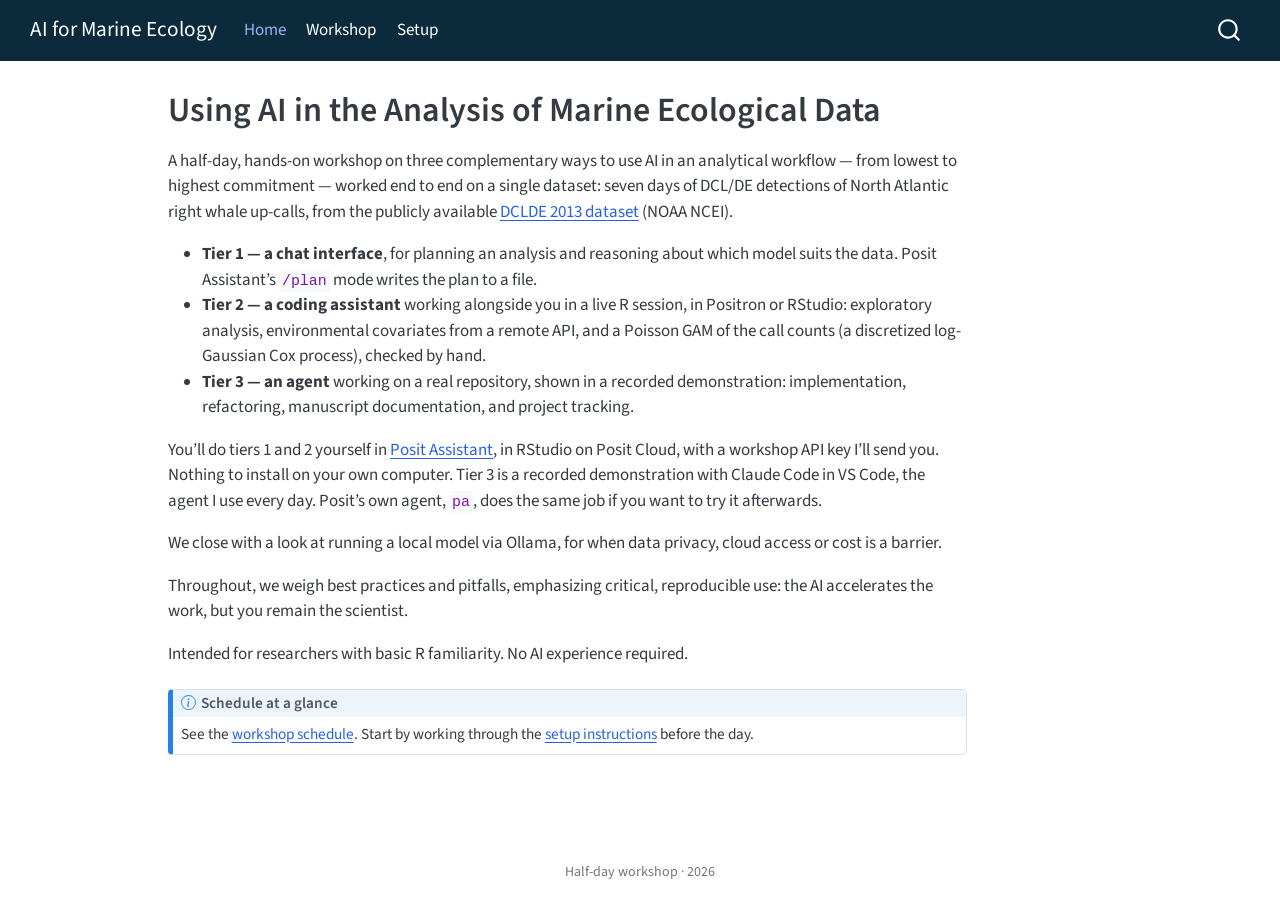
<file: index.html>
<!DOCTYPE html>
<html xmlns="http://www.w3.org/1999/xhtml" lang="en" xml:lang="en"><head>

<meta charset="utf-8">
<meta name="generator" content="quarto-1.7.31">

<meta name="viewport" content="width=device-width, initial-scale=1.0, user-scalable=yes">


<title>Using AI in the Analysis of Marine Ecological Data – AI in Marine Ecological Data Analysis</title>
<style>
code{white-space: pre-wrap;}
span.smallcaps{font-variant: small-caps;}
div.columns{display: flex; gap: min(4vw, 1.5em);}
div.column{flex: auto; overflow-x: auto;}
div.hanging-indent{margin-left: 1.5em; text-indent: -1.5em;}
ul.task-list{list-style: none;}
ul.task-list li input[type="checkbox"] {
  width: 0.8em;
  margin: 0 0.8em 0.2em -1em; /* quarto-specific, see https://github.com/quarto-dev/quarto-cli/issues/4556 */ 
  vertical-align: middle;
}
</style>


<script src="site_libs/quarto-nav/quarto-nav.js"></script>
<script src="site_libs/quarto-nav/headroom.min.js"></script>
<script src="site_libs/clipboard/clipboard.min.js"></script>
<script src="site_libs/quarto-search/autocomplete.umd.js"></script>
<script src="site_libs/quarto-search/fuse.min.js"></script>
<script src="site_libs/quarto-search/quarto-search.js"></script>
<meta name="quarto:offset" content="./">
<script src="site_libs/quarto-html/quarto.js" type="module"></script>
<script src="site_libs/quarto-html/tabsets/tabsets.js" type="module"></script>
<script src="site_libs/quarto-html/popper.min.js"></script>
<script src="site_libs/quarto-html/tippy.umd.min.js"></script>
<script src="site_libs/quarto-html/anchor.min.js"></script>
<link href="site_libs/quarto-html/tippy.css" rel="stylesheet">
<link href="site_libs/quarto-html/quarto-syntax-highlighting-e1a5c8363afafaef2c763b6775fbf3ca.css" rel="stylesheet" id="quarto-text-highlighting-styles">
<script src="site_libs/bootstrap/bootstrap.min.js"></script>
<link href="site_libs/bootstrap/bootstrap-icons.css" rel="stylesheet">
<link href="site_libs/bootstrap/bootstrap-69cc4cb84652681d4179ea001707d8a6.min.css" rel="stylesheet" append-hash="true" id="quarto-bootstrap" data-mode="light">
<script id="quarto-search-options" type="application/json">{
  "location": "navbar",
  "copy-button": false,
  "collapse-after": 3,
  "panel-placement": "end",
  "type": "overlay",
  "limit": 50,
  "keyboard-shortcut": [
    "f",
    "/",
    "s"
  ],
  "show-item-context": false,
  "language": {
    "search-no-results-text": "No results",
    "search-matching-documents-text": "matching documents",
    "search-copy-link-title": "Copy link to search",
    "search-hide-matches-text": "Hide additional matches",
    "search-more-match-text": "more match in this document",
    "search-more-matches-text": "more matches in this document",
    "search-clear-button-title": "Clear",
    "search-text-placeholder": "",
    "search-detached-cancel-button-title": "Cancel",
    "search-submit-button-title": "Submit",
    "search-label": "Search"
  }
}</script>


</head>

<body class="nav-fixed quarto-light">

<div id="quarto-search-results"></div>
  <header id="quarto-header" class="headroom fixed-top">
    <nav class="navbar navbar-expand-lg " data-bs-theme="dark">
      <div class="navbar-container container-fluid">
      <div class="navbar-brand-container mx-auto">
    <a class="navbar-brand" href="./index.html">
    <span class="navbar-title">AI for Marine Ecology</span>
    </a>
  </div>
            <div id="quarto-search" class="" title="Search"></div>
          <button class="navbar-toggler" type="button" data-bs-toggle="collapse" data-bs-target="#navbarCollapse" aria-controls="navbarCollapse" role="menu" aria-expanded="false" aria-label="Toggle navigation" onclick="if (window.quartoToggleHeadroom) { window.quartoToggleHeadroom(); }">
  <span class="navbar-toggler-icon"></span>
</button>
          <div class="collapse navbar-collapse" id="navbarCollapse">
            <ul class="navbar-nav navbar-nav-scroll me-auto">
  <li class="nav-item">
    <a class="nav-link active" href="./index.html" aria-current="page"> 
<span class="menu-text">Home</span></a>
  </li>  
  <li class="nav-item">
    <a class="nav-link" href="./workshop.html"> 
<span class="menu-text">Workshop</span></a>
  </li>  
  <li class="nav-item">
    <a class="nav-link" href="./setup.html"> 
<span class="menu-text">Setup</span></a>
  </li>  
</ul>
          </div> <!-- /navcollapse -->
            <div class="quarto-navbar-tools">
</div>
      </div> <!-- /container-fluid -->
    </nav>
</header>
<!-- content -->
<div id="quarto-content" class="quarto-container page-columns page-rows-contents page-layout-article page-navbar">
<!-- sidebar -->
<!-- margin-sidebar -->
    <div id="quarto-margin-sidebar" class="sidebar margin-sidebar zindex-bottom">
        
    </div>
<!-- main -->
<main class="content" id="quarto-document-content">

<header id="title-block-header" class="quarto-title-block default">
<div class="quarto-title">
<h1 class="title">Using AI in the Analysis of Marine Ecological Data</h1>
</div>



<div class="quarto-title-meta">

    
  
    
  </div>
  


</header>


<p>A half-day, hands-on workshop on three complementary ways to use AI in an analytical workflow — from lowest to highest commitment — worked end to end on a single dataset: seven days of DCL/DE detections of North Atlantic right whale up-calls, from the publicly available <a href="https://www.ncei.noaa.gov/access/metadata/landing-page/bin/iso?id=gov.noaa.ncei.pad%3ADCLDE_2013">DCLDE 2013 dataset</a> (NOAA NCEI).</p>
<ul>
<li><strong>Tier 1 — a chat interface</strong>, for planning an analysis and reasoning about which model suits the data. Posit Assistant’s <code>/plan</code> mode writes the plan to a file.</li>
<li><strong>Tier 2 — a coding assistant</strong> working alongside you in a live R session, in Positron or RStudio: exploratory analysis, environmental covariates from a remote API, and a Poisson GAM of the call counts (a discretized log-Gaussian Cox process), checked by hand.</li>
<li><strong>Tier 3 — an agent</strong> working on a real repository, shown in a recorded demonstration: implementation, refactoring, manuscript documentation, and project tracking.</li>
</ul>
<p>You’ll do tiers 1 and 2 yourself in <a href="https://assistant.posit.co">Posit Assistant</a>, in RStudio on Posit Cloud, with a workshop API key I’ll send you. Nothing to install on your own computer. Tier 3 is a recorded demonstration with Claude Code in VS Code, the agent I use every day. Posit’s own agent, <code>pa</code>, does the same job if you want to try it afterwards.</p>
<p>We close with a look at running a local model via Ollama, for when data privacy, cloud access or cost is a barrier.</p>
<p>Throughout, we weigh best practices and pitfalls, emphasizing critical, reproducible use: the AI accelerates the work, but you remain the scientist.</p>
<p>Intended for researchers with basic R familiarity. No AI experience required.</p>
<div class="callout callout-style-default callout-note callout-titled">
<div class="callout-header d-flex align-content-center">
<div class="callout-icon-container">
<i class="callout-icon"></i>
</div>
<div class="callout-title-container flex-fill">
Schedule at a glance
</div>
</div>
<div class="callout-body-container callout-body">
<p>See the <a href="./workshop.html">workshop schedule</a>. Start by working through the <a href="./setup.html">setup instructions</a> before the day.</p>
</div>
</div>



</main> <!-- /main -->
<script id="quarto-html-after-body" type="application/javascript">
  window.document.addEventListener("DOMContentLoaded", function (event) {
    const icon = "";
    const anchorJS = new window.AnchorJS();
    anchorJS.options = {
      placement: 'right',
      icon: icon
    };
    anchorJS.add('.anchored');
    const isCodeAnnotation = (el) => {
      for (const clz of el.classList) {
        if (clz.startsWith('code-annotation-')) {                     
          return true;
        }
      }
      return false;
    }
    const onCopySuccess = function(e) {
      // button target
      const button = e.trigger;
      // don't keep focus
      button.blur();
      // flash "checked"
      button.classList.add('code-copy-button-checked');
      var currentTitle = button.getAttribute("title");
      button.setAttribute("title", "Copied!");
      let tooltip;
      if (window.bootstrap) {
        button.setAttribute("data-bs-toggle", "tooltip");
        button.setAttribute("data-bs-placement", "left");
        button.setAttribute("data-bs-title", "Copied!");
        tooltip = new bootstrap.Tooltip(button, 
          { trigger: "manual", 
            customClass: "code-copy-button-tooltip",
            offset: [0, -8]});
        tooltip.show();    
      }
      setTimeout(function() {
        if (tooltip) {
          tooltip.hide();
          button.removeAttribute("data-bs-title");
          button.removeAttribute("data-bs-toggle");
          button.removeAttribute("data-bs-placement");
        }
        button.setAttribute("title", currentTitle);
        button.classList.remove('code-copy-button-checked');
      }, 1000);
      // clear code selection
      e.clearSelection();
    }
    const getTextToCopy = function(trigger) {
        const codeEl = trigger.previousElementSibling.cloneNode(true);
        for (const childEl of codeEl.children) {
          if (isCodeAnnotation(childEl)) {
            childEl.remove();
          }
        }
        return codeEl.innerText;
    }
    const clipboard = new window.ClipboardJS('.code-copy-button:not([data-in-quarto-modal])', {
      text: getTextToCopy
    });
    clipboard.on('success', onCopySuccess);
    if (window.document.getElementById('quarto-embedded-source-code-modal')) {
      const clipboardModal = new window.ClipboardJS('.code-copy-button[data-in-quarto-modal]', {
        text: getTextToCopy,
        container: window.document.getElementById('quarto-embedded-source-code-modal')
      });
      clipboardModal.on('success', onCopySuccess);
    }
      var localhostRegex = new RegExp(/^(?:http|https):\/\/localhost\:?[0-9]*\//);
      var mailtoRegex = new RegExp(/^mailto:/);
        var filterRegex = new RegExp('/' + window.location.host + '/');
      var isInternal = (href) => {
          return filterRegex.test(href) || localhostRegex.test(href) || mailtoRegex.test(href);
      }
      // Inspect non-navigation links and adorn them if external
     var links = window.document.querySelectorAll('a[href]:not(.nav-link):not(.navbar-brand):not(.toc-action):not(.sidebar-link):not(.sidebar-item-toggle):not(.pagination-link):not(.no-external):not([aria-hidden]):not(.dropdown-item):not(.quarto-navigation-tool):not(.about-link)');
      for (var i=0; i<links.length; i++) {
        const link = links[i];
        if (!isInternal(link.href)) {
          // undo the damage that might have been done by quarto-nav.js in the case of
          // links that we want to consider external
          if (link.dataset.originalHref !== undefined) {
            link.href = link.dataset.originalHref;
          }
        }
      }
    function tippyHover(el, contentFn, onTriggerFn, onUntriggerFn) {
      const config = {
        allowHTML: true,
        maxWidth: 500,
        delay: 100,
        arrow: false,
        appendTo: function(el) {
            return el.parentElement;
        },
        interactive: true,
        interactiveBorder: 10,
        theme: 'quarto',
        placement: 'bottom-start',
      };
      if (contentFn) {
        config.content = contentFn;
      }
      if (onTriggerFn) {
        config.onTrigger = onTriggerFn;
      }
      if (onUntriggerFn) {
        config.onUntrigger = onUntriggerFn;
      }
      window.tippy(el, config); 
    }
    const noterefs = window.document.querySelectorAll('a[role="doc-noteref"]');
    for (var i=0; i<noterefs.length; i++) {
      const ref = noterefs[i];
      tippyHover(ref, function() {
        // use id or data attribute instead here
        let href = ref.getAttribute('data-footnote-href') || ref.getAttribute('href');
        try { href = new URL(href).hash; } catch {}
        const id = href.replace(/^#\/?/, "");
        const note = window.document.getElementById(id);
        if (note) {
          return note.innerHTML;
        } else {
          return "";
        }
      });
    }
    const xrefs = window.document.querySelectorAll('a.quarto-xref');
    const processXRef = (id, note) => {
      // Strip column container classes
      const stripColumnClz = (el) => {
        el.classList.remove("page-full", "page-columns");
        if (el.children) {
          for (const child of el.children) {
            stripColumnClz(child);
          }
        }
      }
      stripColumnClz(note)
      if (id === null || id.startsWith('sec-')) {
        // Special case sections, only their first couple elements
        const container = document.createElement("div");
        if (note.children && note.children.length > 2) {
          container.appendChild(note.children[0].cloneNode(true));
          for (let i = 1; i < note.children.length; i++) {
            const child = note.children[i];
            if (child.tagName === "P" && child.innerText === "") {
              continue;
            } else {
              container.appendChild(child.cloneNode(true));
              break;
            }
          }
          if (window.Quarto?.typesetMath) {
            window.Quarto.typesetMath(container);
          }
          return container.innerHTML
        } else {
          if (window.Quarto?.typesetMath) {
            window.Quarto.typesetMath(note);
          }
          return note.innerHTML;
        }
      } else {
        // Remove any anchor links if they are present
        const anchorLink = note.querySelector('a.anchorjs-link');
        if (anchorLink) {
          anchorLink.remove();
        }
        if (window.Quarto?.typesetMath) {
          window.Quarto.typesetMath(note);
        }
        if (note.classList.contains("callout")) {
          return note.outerHTML;
        } else {
          return note.innerHTML;
        }
      }
    }
    for (var i=0; i<xrefs.length; i++) {
      const xref = xrefs[i];
      tippyHover(xref, undefined, function(instance) {
        instance.disable();
        let url = xref.getAttribute('href');
        let hash = undefined; 
        if (url.startsWith('#')) {
          hash = url;
        } else {
          try { hash = new URL(url).hash; } catch {}
        }
        if (hash) {
          const id = hash.replace(/^#\/?/, "");
          const note = window.document.getElementById(id);
          if (note !== null) {
            try {
              const html = processXRef(id, note.cloneNode(true));
              instance.setContent(html);
            } finally {
              instance.enable();
              instance.show();
            }
          } else {
            // See if we can fetch this
            fetch(url.split('#')[0])
            .then(res => res.text())
            .then(html => {
              const parser = new DOMParser();
              const htmlDoc = parser.parseFromString(html, "text/html");
              const note = htmlDoc.getElementById(id);
              if (note !== null) {
                const html = processXRef(id, note);
                instance.setContent(html);
              } 
            }).finally(() => {
              instance.enable();
              instance.show();
            });
          }
        } else {
          // See if we can fetch a full url (with no hash to target)
          // This is a special case and we should probably do some content thinning / targeting
          fetch(url)
          .then(res => res.text())
          .then(html => {
            const parser = new DOMParser();
            const htmlDoc = parser.parseFromString(html, "text/html");
            const note = htmlDoc.querySelector('main.content');
            if (note !== null) {
              // This should only happen for chapter cross references
              // (since there is no id in the URL)
              // remove the first header
              if (note.children.length > 0 && note.children[0].tagName === "HEADER") {
                note.children[0].remove();
              }
              const html = processXRef(null, note);
              instance.setContent(html);
            } 
          }).finally(() => {
            instance.enable();
            instance.show();
          });
        }
      }, function(instance) {
      });
    }
        let selectedAnnoteEl;
        const selectorForAnnotation = ( cell, annotation) => {
          let cellAttr = 'data-code-cell="' + cell + '"';
          let lineAttr = 'data-code-annotation="' +  annotation + '"';
          const selector = 'span[' + cellAttr + '][' + lineAttr + ']';
          return selector;
        }
        const selectCodeLines = (annoteEl) => {
          const doc = window.document;
          const targetCell = annoteEl.getAttribute("data-target-cell");
          const targetAnnotation = annoteEl.getAttribute("data-target-annotation");
          const annoteSpan = window.document.querySelector(selectorForAnnotation(targetCell, targetAnnotation));
          const lines = annoteSpan.getAttribute("data-code-lines").split(",");
          const lineIds = lines.map((line) => {
            return targetCell + "-" + line;
          })
          let top = null;
          let height = null;
          let parent = null;
          if (lineIds.length > 0) {
              //compute the position of the single el (top and bottom and make a div)
              const el = window.document.getElementById(lineIds[0]);
              top = el.offsetTop;
              height = el.offsetHeight;
              parent = el.parentElement.parentElement;
            if (lineIds.length > 1) {
              const lastEl = window.document.getElementById(lineIds[lineIds.length - 1]);
              const bottom = lastEl.offsetTop + lastEl.offsetHeight;
              height = bottom - top;
            }
            if (top !== null && height !== null && parent !== null) {
              // cook up a div (if necessary) and position it 
              let div = window.document.getElementById("code-annotation-line-highlight");
              if (div === null) {
                div = window.document.createElement("div");
                div.setAttribute("id", "code-annotation-line-highlight");
                div.style.position = 'absolute';
                parent.appendChild(div);
              }
              div.style.top = top - 2 + "px";
              div.style.height = height + 4 + "px";
              div.style.left = 0;
              let gutterDiv = window.document.getElementById("code-annotation-line-highlight-gutter");
              if (gutterDiv === null) {
                gutterDiv = window.document.createElement("div");
                gutterDiv.setAttribute("id", "code-annotation-line-highlight-gutter");
                gutterDiv.style.position = 'absolute';
                const codeCell = window.document.getElementById(targetCell);
                const gutter = codeCell.querySelector('.code-annotation-gutter');
                gutter.appendChild(gutterDiv);
              }
              gutterDiv.style.top = top - 2 + "px";
              gutterDiv.style.height = height + 4 + "px";
            }
            selectedAnnoteEl = annoteEl;
          }
        };
        const unselectCodeLines = () => {
          const elementsIds = ["code-annotation-line-highlight", "code-annotation-line-highlight-gutter"];
          elementsIds.forEach((elId) => {
            const div = window.document.getElementById(elId);
            if (div) {
              div.remove();
            }
          });
          selectedAnnoteEl = undefined;
        };
          // Handle positioning of the toggle
      window.addEventListener(
        "resize",
        throttle(() => {
          elRect = undefined;
          if (selectedAnnoteEl) {
            selectCodeLines(selectedAnnoteEl);
          }
        }, 10)
      );
      function throttle(fn, ms) {
      let throttle = false;
      let timer;
        return (...args) => {
          if(!throttle) { // first call gets through
              fn.apply(this, args);
              throttle = true;
          } else { // all the others get throttled
              if(timer) clearTimeout(timer); // cancel #2
              timer = setTimeout(() => {
                fn.apply(this, args);
                timer = throttle = false;
              }, ms);
          }
        };
      }
        // Attach click handler to the DT
        const annoteDls = window.document.querySelectorAll('dt[data-target-cell]');
        for (const annoteDlNode of annoteDls) {
          annoteDlNode.addEventListener('click', (event) => {
            const clickedEl = event.target;
            if (clickedEl !== selectedAnnoteEl) {
              unselectCodeLines();
              const activeEl = window.document.querySelector('dt[data-target-cell].code-annotation-active');
              if (activeEl) {
                activeEl.classList.remove('code-annotation-active');
              }
              selectCodeLines(clickedEl);
              clickedEl.classList.add('code-annotation-active');
            } else {
              // Unselect the line
              unselectCodeLines();
              clickedEl.classList.remove('code-annotation-active');
            }
          });
        }
    const findCites = (el) => {
      const parentEl = el.parentElement;
      if (parentEl) {
        const cites = parentEl.dataset.cites;
        if (cites) {
          return {
            el,
            cites: cites.split(' ')
          };
        } else {
          return findCites(el.parentElement)
        }
      } else {
        return undefined;
      }
    };
    var bibliorefs = window.document.querySelectorAll('a[role="doc-biblioref"]');
    for (var i=0; i<bibliorefs.length; i++) {
      const ref = bibliorefs[i];
      const citeInfo = findCites(ref);
      if (citeInfo) {
        tippyHover(citeInfo.el, function() {
          var popup = window.document.createElement('div');
          citeInfo.cites.forEach(function(cite) {
            var citeDiv = window.document.createElement('div');
            citeDiv.classList.add('hanging-indent');
            citeDiv.classList.add('csl-entry');
            var biblioDiv = window.document.getElementById('ref-' + cite);
            if (biblioDiv) {
              citeDiv.innerHTML = biblioDiv.innerHTML;
            }
            popup.appendChild(citeDiv);
          });
          return popup.innerHTML;
        });
      }
    }
  });
  </script>
</div> <!-- /content -->
<footer class="footer">
  <div class="nav-footer">
    <div class="nav-footer-left">
      &nbsp;
    </div>   
    <div class="nav-footer-center">
<p>Half-day workshop · 2026</p>
</div>
    <div class="nav-footer-right">
      &nbsp;
    </div>
  </div>
</footer>




</body></html>
</file>
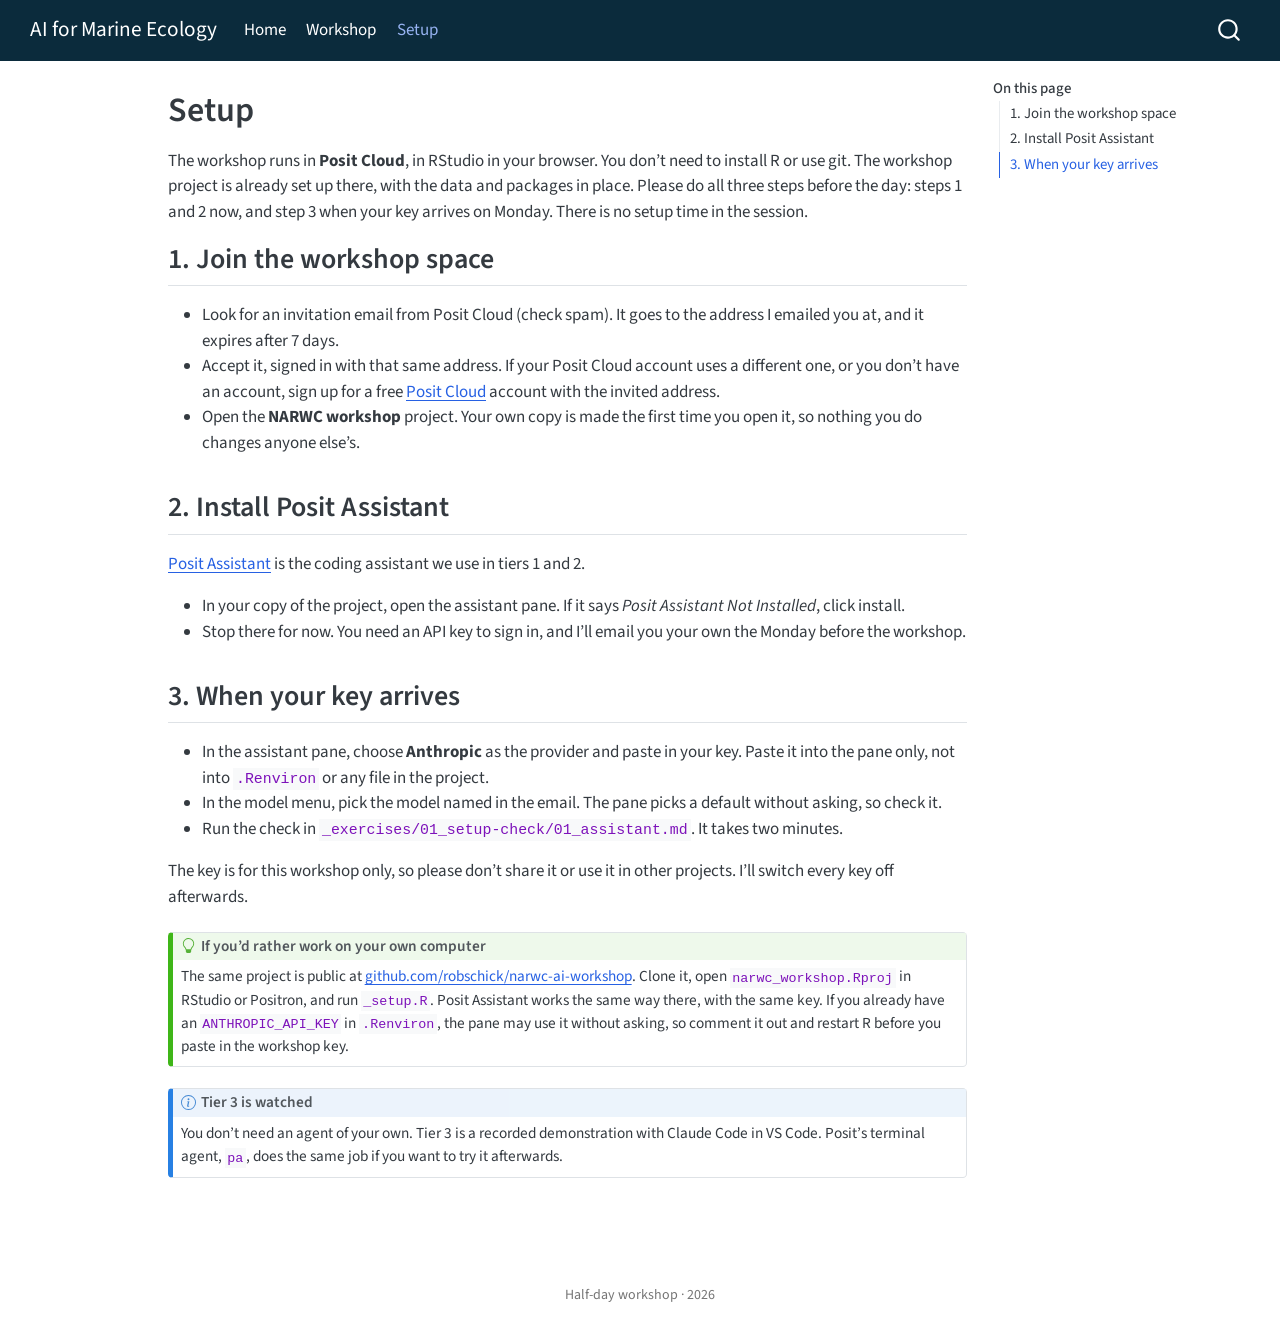
<file: setup.html>
<!DOCTYPE html>
<html xmlns="http://www.w3.org/1999/xhtml" lang="en" xml:lang="en"><head>

<meta charset="utf-8">
<meta name="generator" content="quarto-1.7.31">

<meta name="viewport" content="width=device-width, initial-scale=1.0, user-scalable=yes">


<title>Setup – AI in Marine Ecological Data Analysis</title>
<style>
code{white-space: pre-wrap;}
span.smallcaps{font-variant: small-caps;}
div.columns{display: flex; gap: min(4vw, 1.5em);}
div.column{flex: auto; overflow-x: auto;}
div.hanging-indent{margin-left: 1.5em; text-indent: -1.5em;}
ul.task-list{list-style: none;}
ul.task-list li input[type="checkbox"] {
  width: 0.8em;
  margin: 0 0.8em 0.2em -1em; /* quarto-specific, see https://github.com/quarto-dev/quarto-cli/issues/4556 */ 
  vertical-align: middle;
}
</style>


<script src="site_libs/quarto-nav/quarto-nav.js"></script>
<script src="site_libs/quarto-nav/headroom.min.js"></script>
<script src="site_libs/clipboard/clipboard.min.js"></script>
<script src="site_libs/quarto-search/autocomplete.umd.js"></script>
<script src="site_libs/quarto-search/fuse.min.js"></script>
<script src="site_libs/quarto-search/quarto-search.js"></script>
<meta name="quarto:offset" content="./">
<script src="site_libs/quarto-html/quarto.js" type="module"></script>
<script src="site_libs/quarto-html/tabsets/tabsets.js" type="module"></script>
<script src="site_libs/quarto-html/popper.min.js"></script>
<script src="site_libs/quarto-html/tippy.umd.min.js"></script>
<script src="site_libs/quarto-html/anchor.min.js"></script>
<link href="site_libs/quarto-html/tippy.css" rel="stylesheet">
<link href="site_libs/quarto-html/quarto-syntax-highlighting-e1a5c8363afafaef2c763b6775fbf3ca.css" rel="stylesheet" id="quarto-text-highlighting-styles">
<script src="site_libs/bootstrap/bootstrap.min.js"></script>
<link href="site_libs/bootstrap/bootstrap-icons.css" rel="stylesheet">
<link href="site_libs/bootstrap/bootstrap-69cc4cb84652681d4179ea001707d8a6.min.css" rel="stylesheet" append-hash="true" id="quarto-bootstrap" data-mode="light">
<script id="quarto-search-options" type="application/json">{
  "location": "navbar",
  "copy-button": false,
  "collapse-after": 3,
  "panel-placement": "end",
  "type": "overlay",
  "limit": 50,
  "keyboard-shortcut": [
    "f",
    "/",
    "s"
  ],
  "show-item-context": false,
  "language": {
    "search-no-results-text": "No results",
    "search-matching-documents-text": "matching documents",
    "search-copy-link-title": "Copy link to search",
    "search-hide-matches-text": "Hide additional matches",
    "search-more-match-text": "more match in this document",
    "search-more-matches-text": "more matches in this document",
    "search-clear-button-title": "Clear",
    "search-text-placeholder": "",
    "search-detached-cancel-button-title": "Cancel",
    "search-submit-button-title": "Submit",
    "search-label": "Search"
  }
}</script>


</head>

<body class="nav-fixed quarto-light">

<div id="quarto-search-results"></div>
  <header id="quarto-header" class="headroom fixed-top">
    <nav class="navbar navbar-expand-lg " data-bs-theme="dark">
      <div class="navbar-container container-fluid">
      <div class="navbar-brand-container mx-auto">
    <a class="navbar-brand" href="./index.html">
    <span class="navbar-title">AI for Marine Ecology</span>
    </a>
  </div>
            <div id="quarto-search" class="" title="Search"></div>
          <button class="navbar-toggler" type="button" data-bs-toggle="collapse" data-bs-target="#navbarCollapse" aria-controls="navbarCollapse" role="menu" aria-expanded="false" aria-label="Toggle navigation" onclick="if (window.quartoToggleHeadroom) { window.quartoToggleHeadroom(); }">
  <span class="navbar-toggler-icon"></span>
</button>
          <div class="collapse navbar-collapse" id="navbarCollapse">
            <ul class="navbar-nav navbar-nav-scroll me-auto">
  <li class="nav-item">
    <a class="nav-link" href="./index.html"> 
<span class="menu-text">Home</span></a>
  </li>  
  <li class="nav-item">
    <a class="nav-link" href="./workshop.html"> 
<span class="menu-text">Workshop</span></a>
  </li>  
  <li class="nav-item">
    <a class="nav-link active" href="./setup.html" aria-current="page"> 
<span class="menu-text">Setup</span></a>
  </li>  
</ul>
          </div> <!-- /navcollapse -->
            <div class="quarto-navbar-tools">
</div>
      </div> <!-- /container-fluid -->
    </nav>
</header>
<!-- content -->
<div id="quarto-content" class="quarto-container page-columns page-rows-contents page-layout-article page-navbar">
<!-- sidebar -->
<!-- margin-sidebar -->
    <div id="quarto-margin-sidebar" class="sidebar margin-sidebar">
        <nav id="TOC" role="doc-toc" class="toc-active">
    <h2 id="toc-title">On this page</h2>
   
  <ul>
  <li><a href="#join-the-workshop-space" id="toc-join-the-workshop-space" class="nav-link active" data-scroll-target="#join-the-workshop-space">1. Join the workshop space</a></li>
  <li><a href="#install-posit-assistant" id="toc-install-posit-assistant" class="nav-link" data-scroll-target="#install-posit-assistant">2. Install Posit Assistant</a></li>
  <li><a href="#when-your-key-arrives" id="toc-when-your-key-arrives" class="nav-link" data-scroll-target="#when-your-key-arrives">3. When your key arrives</a></li>
  </ul>
</nav>
    </div>
<!-- main -->
<main class="content" id="quarto-document-content">

<header id="title-block-header" class="quarto-title-block default">
<div class="quarto-title">
<h1 class="title">Setup</h1>
</div>



<div class="quarto-title-meta">

    
  
    
  </div>
  


</header>


<p>The workshop runs in <strong>Posit Cloud</strong>, in RStudio in your browser. You don’t need to install R or use git. The workshop project is already set up there, with the data and packages in place. Please do all three steps before the day: steps 1 and 2 now, and step 3 when your key arrives on Monday. There is no setup time in the session.</p>
<section id="join-the-workshop-space" class="level2">
<h2 class="anchored" data-anchor-id="join-the-workshop-space">1. Join the workshop space</h2>
<ul>
<li>Look for an invitation email from Posit Cloud (check spam). It goes to the address I emailed you at, and it expires after 7 days.</li>
<li>Accept it, signed in with that same address. If your Posit Cloud account uses a different one, or you don’t have an account, sign up for a free <a href="https://posit.cloud">Posit Cloud</a> account with the invited address.</li>
<li>Open the <strong>NARWC workshop</strong> project. Your own copy is made the first time you open it, so nothing you do changes anyone else’s.</li>
</ul>
</section>
<section id="install-posit-assistant" class="level2">
<h2 class="anchored" data-anchor-id="install-posit-assistant">2. Install Posit Assistant</h2>
<p><a href="https://assistant.posit.co/docs/getting-started/">Posit Assistant</a> is the coding assistant we use in tiers 1 and 2.</p>
<ul>
<li>In your copy of the project, open the assistant pane. If it says <em>Posit Assistant Not Installed</em>, click install.</li>
<li>Stop there for now. You need an API key to sign in, and I’ll email you your own the Monday before the workshop.</li>
</ul>
</section>
<section id="when-your-key-arrives" class="level2">
<h2 class="anchored" data-anchor-id="when-your-key-arrives">3. When your key arrives</h2>
<ul>
<li>In the assistant pane, choose <strong>Anthropic</strong> as the provider and paste in your key. Paste it into the pane only, not into <code>.Renviron</code> or any file in the project.</li>
<li>In the model menu, pick the model named in the email. The pane picks a default without asking, so check it.</li>
<li>Run the check in <code>_exercises/01_setup-check/01_assistant.md</code>. It takes two minutes.</li>
</ul>
<p>The key is for this workshop only, so please don’t share it or use it in other projects. I’ll switch every key off afterwards.</p>
<div class="callout callout-style-default callout-tip callout-titled">
<div class="callout-header d-flex align-content-center">
<div class="callout-icon-container">
<i class="callout-icon"></i>
</div>
<div class="callout-title-container flex-fill">
If you’d rather work on your own computer
</div>
</div>
<div class="callout-body-container callout-body">
<p>The same project is public at <a href="https://github.com/robschick/narwc-ai-workshop">github.com/robschick/narwc-ai-workshop</a>. Clone it, open <code>narwc_workshop.Rproj</code> in RStudio or Positron, and run <code>_setup.R</code>. Posit Assistant works the same way there, with the same key. If you already have an <code>ANTHROPIC_API_KEY</code> in <code>.Renviron</code>, the pane may use it without asking, so comment it out and restart R before you paste in the workshop key.</p>
</div>
</div>
<div class="callout callout-style-default callout-note callout-titled">
<div class="callout-header d-flex align-content-center">
<div class="callout-icon-container">
<i class="callout-icon"></i>
</div>
<div class="callout-title-container flex-fill">
Tier 3 is watched
</div>
</div>
<div class="callout-body-container callout-body">
<p>You don’t need an agent of your own. Tier 3 is a recorded demonstration with Claude Code in VS Code. Posit’s terminal agent, <code>pa</code>, does the same job if you want to try it afterwards.</p>
</div>
</div>


</section>

</main> <!-- /main -->
<script id="quarto-html-after-body" type="application/javascript">
  window.document.addEventListener("DOMContentLoaded", function (event) {
    const icon = "";
    const anchorJS = new window.AnchorJS();
    anchorJS.options = {
      placement: 'right',
      icon: icon
    };
    anchorJS.add('.anchored');
    const isCodeAnnotation = (el) => {
      for (const clz of el.classList) {
        if (clz.startsWith('code-annotation-')) {                     
          return true;
        }
      }
      return false;
    }
    const onCopySuccess = function(e) {
      // button target
      const button = e.trigger;
      // don't keep focus
      button.blur();
      // flash "checked"
      button.classList.add('code-copy-button-checked');
      var currentTitle = button.getAttribute("title");
      button.setAttribute("title", "Copied!");
      let tooltip;
      if (window.bootstrap) {
        button.setAttribute("data-bs-toggle", "tooltip");
        button.setAttribute("data-bs-placement", "left");
        button.setAttribute("data-bs-title", "Copied!");
        tooltip = new bootstrap.Tooltip(button, 
          { trigger: "manual", 
            customClass: "code-copy-button-tooltip",
            offset: [0, -8]});
        tooltip.show();    
      }
      setTimeout(function() {
        if (tooltip) {
          tooltip.hide();
          button.removeAttribute("data-bs-title");
          button.removeAttribute("data-bs-toggle");
          button.removeAttribute("data-bs-placement");
        }
        button.setAttribute("title", currentTitle);
        button.classList.remove('code-copy-button-checked');
      }, 1000);
      // clear code selection
      e.clearSelection();
    }
    const getTextToCopy = function(trigger) {
        const codeEl = trigger.previousElementSibling.cloneNode(true);
        for (const childEl of codeEl.children) {
          if (isCodeAnnotation(childEl)) {
            childEl.remove();
          }
        }
        return codeEl.innerText;
    }
    const clipboard = new window.ClipboardJS('.code-copy-button:not([data-in-quarto-modal])', {
      text: getTextToCopy
    });
    clipboard.on('success', onCopySuccess);
    if (window.document.getElementById('quarto-embedded-source-code-modal')) {
      const clipboardModal = new window.ClipboardJS('.code-copy-button[data-in-quarto-modal]', {
        text: getTextToCopy,
        container: window.document.getElementById('quarto-embedded-source-code-modal')
      });
      clipboardModal.on('success', onCopySuccess);
    }
      var localhostRegex = new RegExp(/^(?:http|https):\/\/localhost\:?[0-9]*\//);
      var mailtoRegex = new RegExp(/^mailto:/);
        var filterRegex = new RegExp('/' + window.location.host + '/');
      var isInternal = (href) => {
          return filterRegex.test(href) || localhostRegex.test(href) || mailtoRegex.test(href);
      }
      // Inspect non-navigation links and adorn them if external
     var links = window.document.querySelectorAll('a[href]:not(.nav-link):not(.navbar-brand):not(.toc-action):not(.sidebar-link):not(.sidebar-item-toggle):not(.pagination-link):not(.no-external):not([aria-hidden]):not(.dropdown-item):not(.quarto-navigation-tool):not(.about-link)');
      for (var i=0; i<links.length; i++) {
        const link = links[i];
        if (!isInternal(link.href)) {
          // undo the damage that might have been done by quarto-nav.js in the case of
          // links that we want to consider external
          if (link.dataset.originalHref !== undefined) {
            link.href = link.dataset.originalHref;
          }
        }
      }
    function tippyHover(el, contentFn, onTriggerFn, onUntriggerFn) {
      const config = {
        allowHTML: true,
        maxWidth: 500,
        delay: 100,
        arrow: false,
        appendTo: function(el) {
            return el.parentElement;
        },
        interactive: true,
        interactiveBorder: 10,
        theme: 'quarto',
        placement: 'bottom-start',
      };
      if (contentFn) {
        config.content = contentFn;
      }
      if (onTriggerFn) {
        config.onTrigger = onTriggerFn;
      }
      if (onUntriggerFn) {
        config.onUntrigger = onUntriggerFn;
      }
      window.tippy(el, config); 
    }
    const noterefs = window.document.querySelectorAll('a[role="doc-noteref"]');
    for (var i=0; i<noterefs.length; i++) {
      const ref = noterefs[i];
      tippyHover(ref, function() {
        // use id or data attribute instead here
        let href = ref.getAttribute('data-footnote-href') || ref.getAttribute('href');
        try { href = new URL(href).hash; } catch {}
        const id = href.replace(/^#\/?/, "");
        const note = window.document.getElementById(id);
        if (note) {
          return note.innerHTML;
        } else {
          return "";
        }
      });
    }
    const xrefs = window.document.querySelectorAll('a.quarto-xref');
    const processXRef = (id, note) => {
      // Strip column container classes
      const stripColumnClz = (el) => {
        el.classList.remove("page-full", "page-columns");
        if (el.children) {
          for (const child of el.children) {
            stripColumnClz(child);
          }
        }
      }
      stripColumnClz(note)
      if (id === null || id.startsWith('sec-')) {
        // Special case sections, only their first couple elements
        const container = document.createElement("div");
        if (note.children && note.children.length > 2) {
          container.appendChild(note.children[0].cloneNode(true));
          for (let i = 1; i < note.children.length; i++) {
            const child = note.children[i];
            if (child.tagName === "P" && child.innerText === "") {
              continue;
            } else {
              container.appendChild(child.cloneNode(true));
              break;
            }
          }
          if (window.Quarto?.typesetMath) {
            window.Quarto.typesetMath(container);
          }
          return container.innerHTML
        } else {
          if (window.Quarto?.typesetMath) {
            window.Quarto.typesetMath(note);
          }
          return note.innerHTML;
        }
      } else {
        // Remove any anchor links if they are present
        const anchorLink = note.querySelector('a.anchorjs-link');
        if (anchorLink) {
          anchorLink.remove();
        }
        if (window.Quarto?.typesetMath) {
          window.Quarto.typesetMath(note);
        }
        if (note.classList.contains("callout")) {
          return note.outerHTML;
        } else {
          return note.innerHTML;
        }
      }
    }
    for (var i=0; i<xrefs.length; i++) {
      const xref = xrefs[i];
      tippyHover(xref, undefined, function(instance) {
        instance.disable();
        let url = xref.getAttribute('href');
        let hash = undefined; 
        if (url.startsWith('#')) {
          hash = url;
        } else {
          try { hash = new URL(url).hash; } catch {}
        }
        if (hash) {
          const id = hash.replace(/^#\/?/, "");
          const note = window.document.getElementById(id);
          if (note !== null) {
            try {
              const html = processXRef(id, note.cloneNode(true));
              instance.setContent(html);
            } finally {
              instance.enable();
              instance.show();
            }
          } else {
            // See if we can fetch this
            fetch(url.split('#')[0])
            .then(res => res.text())
            .then(html => {
              const parser = new DOMParser();
              const htmlDoc = parser.parseFromString(html, "text/html");
              const note = htmlDoc.getElementById(id);
              if (note !== null) {
                const html = processXRef(id, note);
                instance.setContent(html);
              } 
            }).finally(() => {
              instance.enable();
              instance.show();
            });
          }
        } else {
          // See if we can fetch a full url (with no hash to target)
          // This is a special case and we should probably do some content thinning / targeting
          fetch(url)
          .then(res => res.text())
          .then(html => {
            const parser = new DOMParser();
            const htmlDoc = parser.parseFromString(html, "text/html");
            const note = htmlDoc.querySelector('main.content');
            if (note !== null) {
              // This should only happen for chapter cross references
              // (since there is no id in the URL)
              // remove the first header
              if (note.children.length > 0 && note.children[0].tagName === "HEADER") {
                note.children[0].remove();
              }
              const html = processXRef(null, note);
              instance.setContent(html);
            } 
          }).finally(() => {
            instance.enable();
            instance.show();
          });
        }
      }, function(instance) {
      });
    }
        let selectedAnnoteEl;
        const selectorForAnnotation = ( cell, annotation) => {
          let cellAttr = 'data-code-cell="' + cell + '"';
          let lineAttr = 'data-code-annotation="' +  annotation + '"';
          const selector = 'span[' + cellAttr + '][' + lineAttr + ']';
          return selector;
        }
        const selectCodeLines = (annoteEl) => {
          const doc = window.document;
          const targetCell = annoteEl.getAttribute("data-target-cell");
          const targetAnnotation = annoteEl.getAttribute("data-target-annotation");
          const annoteSpan = window.document.querySelector(selectorForAnnotation(targetCell, targetAnnotation));
          const lines = annoteSpan.getAttribute("data-code-lines").split(",");
          const lineIds = lines.map((line) => {
            return targetCell + "-" + line;
          })
          let top = null;
          let height = null;
          let parent = null;
          if (lineIds.length > 0) {
              //compute the position of the single el (top and bottom and make a div)
              const el = window.document.getElementById(lineIds[0]);
              top = el.offsetTop;
              height = el.offsetHeight;
              parent = el.parentElement.parentElement;
            if (lineIds.length > 1) {
              const lastEl = window.document.getElementById(lineIds[lineIds.length - 1]);
              const bottom = lastEl.offsetTop + lastEl.offsetHeight;
              height = bottom - top;
            }
            if (top !== null && height !== null && parent !== null) {
              // cook up a div (if necessary) and position it 
              let div = window.document.getElementById("code-annotation-line-highlight");
              if (div === null) {
                div = window.document.createElement("div");
                div.setAttribute("id", "code-annotation-line-highlight");
                div.style.position = 'absolute';
                parent.appendChild(div);
              }
              div.style.top = top - 2 + "px";
              div.style.height = height + 4 + "px";
              div.style.left = 0;
              let gutterDiv = window.document.getElementById("code-annotation-line-highlight-gutter");
              if (gutterDiv === null) {
                gutterDiv = window.document.createElement("div");
                gutterDiv.setAttribute("id", "code-annotation-line-highlight-gutter");
                gutterDiv.style.position = 'absolute';
                const codeCell = window.document.getElementById(targetCell);
                const gutter = codeCell.querySelector('.code-annotation-gutter');
                gutter.appendChild(gutterDiv);
              }
              gutterDiv.style.top = top - 2 + "px";
              gutterDiv.style.height = height + 4 + "px";
            }
            selectedAnnoteEl = annoteEl;
          }
        };
        const unselectCodeLines = () => {
          const elementsIds = ["code-annotation-line-highlight", "code-annotation-line-highlight-gutter"];
          elementsIds.forEach((elId) => {
            const div = window.document.getElementById(elId);
            if (div) {
              div.remove();
            }
          });
          selectedAnnoteEl = undefined;
        };
          // Handle positioning of the toggle
      window.addEventListener(
        "resize",
        throttle(() => {
          elRect = undefined;
          if (selectedAnnoteEl) {
            selectCodeLines(selectedAnnoteEl);
          }
        }, 10)
      );
      function throttle(fn, ms) {
      let throttle = false;
      let timer;
        return (...args) => {
          if(!throttle) { // first call gets through
              fn.apply(this, args);
              throttle = true;
          } else { // all the others get throttled
              if(timer) clearTimeout(timer); // cancel #2
              timer = setTimeout(() => {
                fn.apply(this, args);
                timer = throttle = false;
              }, ms);
          }
        };
      }
        // Attach click handler to the DT
        const annoteDls = window.document.querySelectorAll('dt[data-target-cell]');
        for (const annoteDlNode of annoteDls) {
          annoteDlNode.addEventListener('click', (event) => {
            const clickedEl = event.target;
            if (clickedEl !== selectedAnnoteEl) {
              unselectCodeLines();
              const activeEl = window.document.querySelector('dt[data-target-cell].code-annotation-active');
              if (activeEl) {
                activeEl.classList.remove('code-annotation-active');
              }
              selectCodeLines(clickedEl);
              clickedEl.classList.add('code-annotation-active');
            } else {
              // Unselect the line
              unselectCodeLines();
              clickedEl.classList.remove('code-annotation-active');
            }
          });
        }
    const findCites = (el) => {
      const parentEl = el.parentElement;
      if (parentEl) {
        const cites = parentEl.dataset.cites;
        if (cites) {
          return {
            el,
            cites: cites.split(' ')
          };
        } else {
          return findCites(el.parentElement)
        }
      } else {
        return undefined;
      }
    };
    var bibliorefs = window.document.querySelectorAll('a[role="doc-biblioref"]');
    for (var i=0; i<bibliorefs.length; i++) {
      const ref = bibliorefs[i];
      const citeInfo = findCites(ref);
      if (citeInfo) {
        tippyHover(citeInfo.el, function() {
          var popup = window.document.createElement('div');
          citeInfo.cites.forEach(function(cite) {
            var citeDiv = window.document.createElement('div');
            citeDiv.classList.add('hanging-indent');
            citeDiv.classList.add('csl-entry');
            var biblioDiv = window.document.getElementById('ref-' + cite);
            if (biblioDiv) {
              citeDiv.innerHTML = biblioDiv.innerHTML;
            }
            popup.appendChild(citeDiv);
          });
          return popup.innerHTML;
        });
      }
    }
  });
  </script>
</div> <!-- /content -->
<footer class="footer">
  <div class="nav-footer">
    <div class="nav-footer-left">
      &nbsp;
    </div>   
    <div class="nav-footer-center">
<p>Half-day workshop · 2026</p>
</div>
    <div class="nav-footer-right">
      &nbsp;
    </div>
  </div>
</footer>




</body></html>
</file>
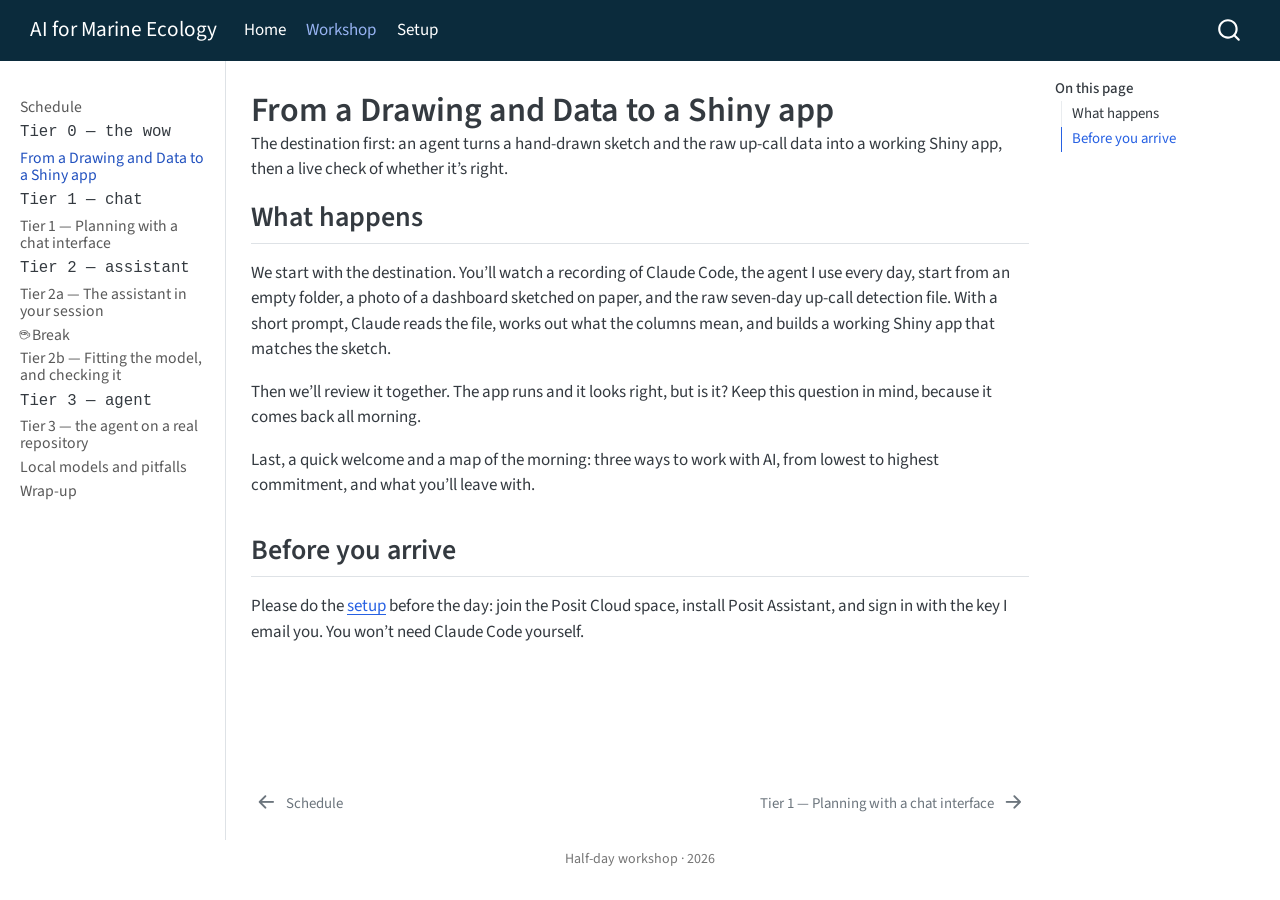
<file: workshop-01.html>
<!DOCTYPE html>
<html xmlns="http://www.w3.org/1999/xhtml" lang="en" xml:lang="en"><head>

<meta charset="utf-8">
<meta name="generator" content="quarto-1.7.31">

<meta name="viewport" content="width=device-width, initial-scale=1.0, user-scalable=yes">

<meta name="description" content="The destination first: an agent turns a hand-drawn sketch and the raw up-call data into a working Shiny app, then a live check of whether it’s right.">

<title>From a Drawing and Data to a Shiny app – AI in Marine Ecological Data Analysis</title>
<style>
code{white-space: pre-wrap;}
span.smallcaps{font-variant: small-caps;}
div.columns{display: flex; gap: min(4vw, 1.5em);}
div.column{flex: auto; overflow-x: auto;}
div.hanging-indent{margin-left: 1.5em; text-indent: -1.5em;}
ul.task-list{list-style: none;}
ul.task-list li input[type="checkbox"] {
  width: 0.8em;
  margin: 0 0.8em 0.2em -1em; /* quarto-specific, see https://github.com/quarto-dev/quarto-cli/issues/4556 */ 
  vertical-align: middle;
}
</style>


<script src="site_libs/quarto-nav/quarto-nav.js"></script>
<script src="site_libs/quarto-nav/headroom.min.js"></script>
<script src="site_libs/clipboard/clipboard.min.js"></script>
<script src="site_libs/quarto-search/autocomplete.umd.js"></script>
<script src="site_libs/quarto-search/fuse.min.js"></script>
<script src="site_libs/quarto-search/quarto-search.js"></script>
<meta name="quarto:offset" content="./">
<link href="./workshop-02.html" rel="next">
<link href="./workshop.html" rel="prev">
<script src="site_libs/quarto-html/quarto.js" type="module"></script>
<script src="site_libs/quarto-html/tabsets/tabsets.js" type="module"></script>
<script src="site_libs/quarto-html/popper.min.js"></script>
<script src="site_libs/quarto-html/tippy.umd.min.js"></script>
<script src="site_libs/quarto-html/anchor.min.js"></script>
<link href="site_libs/quarto-html/tippy.css" rel="stylesheet">
<link href="site_libs/quarto-html/quarto-syntax-highlighting-e1a5c8363afafaef2c763b6775fbf3ca.css" rel="stylesheet" id="quarto-text-highlighting-styles">
<script src="site_libs/bootstrap/bootstrap.min.js"></script>
<link href="site_libs/bootstrap/bootstrap-icons.css" rel="stylesheet">
<link href="site_libs/bootstrap/bootstrap-69cc4cb84652681d4179ea001707d8a6.min.css" rel="stylesheet" append-hash="true" id="quarto-bootstrap" data-mode="light">
<script id="quarto-search-options" type="application/json">{
  "location": "navbar",
  "copy-button": false,
  "collapse-after": 3,
  "panel-placement": "end",
  "type": "overlay",
  "limit": 50,
  "keyboard-shortcut": [
    "f",
    "/",
    "s"
  ],
  "show-item-context": false,
  "language": {
    "search-no-results-text": "No results",
    "search-matching-documents-text": "matching documents",
    "search-copy-link-title": "Copy link to search",
    "search-hide-matches-text": "Hide additional matches",
    "search-more-match-text": "more match in this document",
    "search-more-matches-text": "more matches in this document",
    "search-clear-button-title": "Clear",
    "search-text-placeholder": "",
    "search-detached-cancel-button-title": "Cancel",
    "search-submit-button-title": "Submit",
    "search-label": "Search"
  }
}</script>


</head>

<body class="nav-sidebar docked nav-fixed quarto-light">

<div id="quarto-search-results"></div>
  <header id="quarto-header" class="headroom fixed-top">
    <nav class="navbar navbar-expand-lg " data-bs-theme="dark">
      <div class="navbar-container container-fluid">
      <div class="navbar-brand-container mx-auto">
    <a class="navbar-brand" href="./index.html">
    <span class="navbar-title">AI for Marine Ecology</span>
    </a>
  </div>
            <div id="quarto-search" class="" title="Search"></div>
          <button class="navbar-toggler" type="button" data-bs-toggle="collapse" data-bs-target="#navbarCollapse" aria-controls="navbarCollapse" role="menu" aria-expanded="false" aria-label="Toggle navigation" onclick="if (window.quartoToggleHeadroom) { window.quartoToggleHeadroom(); }">
  <span class="navbar-toggler-icon"></span>
</button>
          <div class="collapse navbar-collapse" id="navbarCollapse">
            <ul class="navbar-nav navbar-nav-scroll me-auto">
  <li class="nav-item">
    <a class="nav-link" href="./index.html"> 
<span class="menu-text">Home</span></a>
  </li>  
  <li class="nav-item">
    <a class="nav-link active" href="./workshop.html" aria-current="page"> 
<span class="menu-text">Workshop</span></a>
  </li>  
  <li class="nav-item">
    <a class="nav-link" href="./setup.html"> 
<span class="menu-text">Setup</span></a>
  </li>  
</ul>
          </div> <!-- /navcollapse -->
            <div class="quarto-navbar-tools">
</div>
      </div> <!-- /container-fluid -->
    </nav>
  <nav class="quarto-secondary-nav">
    <div class="container-fluid d-flex">
      <button type="button" class="quarto-btn-toggle btn" data-bs-toggle="collapse" role="button" data-bs-target=".quarto-sidebar-collapse-item" aria-controls="quarto-sidebar" aria-expanded="false" aria-label="Toggle sidebar navigation" onclick="if (window.quartoToggleHeadroom) { window.quartoToggleHeadroom(); }">
        <i class="bi bi-layout-text-sidebar-reverse"></i>
      </button>
        <nav class="quarto-page-breadcrumbs" aria-label="breadcrumb"><ol class="breadcrumb"><li class="breadcrumb-item"><a href="./workshop-01.html">From a Drawing and Data to a Shiny app</a></li></ol></nav>
        <a class="flex-grow-1" role="navigation" data-bs-toggle="collapse" data-bs-target=".quarto-sidebar-collapse-item" aria-controls="quarto-sidebar" aria-expanded="false" aria-label="Toggle sidebar navigation" onclick="if (window.quartoToggleHeadroom) { window.quartoToggleHeadroom(); }">      
        </a>
    </div>
  </nav>
</header>
<!-- content -->
<div id="quarto-content" class="quarto-container page-columns page-rows-contents page-layout-article page-navbar">
<!-- sidebar -->
  <nav id="quarto-sidebar" class="sidebar collapse collapse-horizontal quarto-sidebar-collapse-item sidebar-navigation docked overflow-auto">
    <div class="sidebar-menu-container"> 
    <ul class="list-unstyled mt-1">
        <li class="sidebar-item">
  <div class="sidebar-item-container"> 
  <a href="./workshop.html" class="sidebar-item-text sidebar-link">
 <span class="menu-text">Schedule</span></a>
  </div>
</li>
        <li class="sidebar-item">
 <span class="menu-text"><div class="sidebar-divider font-monospace">Tier 0 — the wow</div></span>
  </li>
        <li class="sidebar-item">
  <div class="sidebar-item-container"> 
  <a href="./workshop-01.html" class="sidebar-item-text sidebar-link active">
 <span class="menu-text">From a Drawing and Data to a Shiny app</span></a>
  </div>
</li>
        <li class="sidebar-item">
 <span class="menu-text"><div class="sidebar-divider font-monospace">Tier 1 — chat</div></span>
  </li>
        <li class="sidebar-item">
  <div class="sidebar-item-container"> 
  <a href="./workshop-02.html" class="sidebar-item-text sidebar-link">
 <span class="menu-text">Tier 1 — Planning with a chat interface</span></a>
  </div>
</li>
        <li class="sidebar-item">
 <span class="menu-text"><div class="sidebar-divider font-monospace">Tier 2 — assistant</div></span>
  </li>
        <li class="sidebar-item">
  <div class="sidebar-item-container"> 
  <a href="./workshop-04.html" class="sidebar-item-text sidebar-link">
 <span class="menu-text">Tier 2a — The assistant in your session</span></a>
  </div>
</li>
        <li class="sidebar-item">
  <div class="sidebar-item-container"> 
  <a href="./workshop-04b-break.html" class="sidebar-item-text sidebar-link">
 <span class="menu-text">☕ Break</span></a>
  </div>
</li>
        <li class="sidebar-item">
  <div class="sidebar-item-container"> 
  <a href="./workshop-05.html" class="sidebar-item-text sidebar-link">
 <span class="menu-text">Tier 2b — Fitting the model, and checking it</span></a>
  </div>
</li>
        <li class="sidebar-item">
 <span class="menu-text"><div class="sidebar-divider font-monospace">Tier 3 — agent</div></span>
  </li>
        <li class="sidebar-item">
  <div class="sidebar-item-container"> 
  <a href="./workshop-07.html" class="sidebar-item-text sidebar-link">
 <span class="menu-text">Tier 3 — the agent on a real repository</span></a>
  </div>
</li>
        <li class="sidebar-item">
  <div class="sidebar-item-container"> 
  <a href="./workshop-08.html" class="sidebar-item-text sidebar-link">
 <span class="menu-text">Local models and pitfalls</span></a>
  </div>
</li>
        <li class="sidebar-item">
  <div class="sidebar-item-container"> 
  <a href="./workshop-09.html" class="sidebar-item-text sidebar-link">
 <span class="menu-text">Wrap-up</span></a>
  </div>
</li>
    </ul>
    </div>
</nav>
<div id="quarto-sidebar-glass" class="quarto-sidebar-collapse-item" data-bs-toggle="collapse" data-bs-target=".quarto-sidebar-collapse-item"></div>
<!-- margin-sidebar -->
    <div id="quarto-margin-sidebar" class="sidebar margin-sidebar">
        <nav id="TOC" role="doc-toc" class="toc-active">
    <h2 id="toc-title">On this page</h2>
   
  <ul>
  <li><a href="#what-happens" id="toc-what-happens" class="nav-link active" data-scroll-target="#what-happens">What happens</a></li>
  <li><a href="#before-you-arrive" id="toc-before-you-arrive" class="nav-link" data-scroll-target="#before-you-arrive">Before you arrive</a></li>
  </ul>
</nav>
    </div>
<!-- main -->
<main class="content" id="quarto-document-content">

<header id="title-block-header" class="quarto-title-block default">
<div class="quarto-title">
<h1 class="title">From a Drawing and Data to a Shiny app</h1>
</div>

<div>
  <div class="description">
    The destination first: an agent turns a hand-drawn sketch and the raw up-call data into a working Shiny app, then a live check of whether it’s right.
  </div>
</div>


<div class="quarto-title-meta">

    
  
    
  </div>
  


</header>


<section id="what-happens" class="level2">
<h2 class="anchored" data-anchor-id="what-happens">What happens</h2>
<p>We start with the destination. You’ll watch a recording of Claude Code, the agent I use every day, start from an empty folder, a photo of a dashboard sketched on paper, and the raw seven-day up-call detection file. With a short prompt, Claude reads the file, works out what the columns mean, and builds a working Shiny app that matches the sketch.</p>
<p>Then we’ll review it together. The app runs and it looks right, but is it? Keep this question in mind, because it comes back all morning.</p>
<p>Last, a quick welcome and a map of the morning: three ways to work with AI, from lowest to highest commitment, and what you’ll leave with.</p>
</section>
<section id="before-you-arrive" class="level2">
<h2 class="anchored" data-anchor-id="before-you-arrive">Before you arrive</h2>
<p>Please do the <a href="./setup.html">setup</a> before the day: join the Posit Cloud space, install Posit Assistant, and sign in with the key I email you. You won’t need Claude Code yourself.</p>


</section>

</main> <!-- /main -->
<script id="quarto-html-after-body" type="application/javascript">
  window.document.addEventListener("DOMContentLoaded", function (event) {
    const icon = "";
    const anchorJS = new window.AnchorJS();
    anchorJS.options = {
      placement: 'right',
      icon: icon
    };
    anchorJS.add('.anchored');
    const isCodeAnnotation = (el) => {
      for (const clz of el.classList) {
        if (clz.startsWith('code-annotation-')) {                     
          return true;
        }
      }
      return false;
    }
    const onCopySuccess = function(e) {
      // button target
      const button = e.trigger;
      // don't keep focus
      button.blur();
      // flash "checked"
      button.classList.add('code-copy-button-checked');
      var currentTitle = button.getAttribute("title");
      button.setAttribute("title", "Copied!");
      let tooltip;
      if (window.bootstrap) {
        button.setAttribute("data-bs-toggle", "tooltip");
        button.setAttribute("data-bs-placement", "left");
        button.setAttribute("data-bs-title", "Copied!");
        tooltip = new bootstrap.Tooltip(button, 
          { trigger: "manual", 
            customClass: "code-copy-button-tooltip",
            offset: [0, -8]});
        tooltip.show();    
      }
      setTimeout(function() {
        if (tooltip) {
          tooltip.hide();
          button.removeAttribute("data-bs-title");
          button.removeAttribute("data-bs-toggle");
          button.removeAttribute("data-bs-placement");
        }
        button.setAttribute("title", currentTitle);
        button.classList.remove('code-copy-button-checked');
      }, 1000);
      // clear code selection
      e.clearSelection();
    }
    const getTextToCopy = function(trigger) {
        const codeEl = trigger.previousElementSibling.cloneNode(true);
        for (const childEl of codeEl.children) {
          if (isCodeAnnotation(childEl)) {
            childEl.remove();
          }
        }
        return codeEl.innerText;
    }
    const clipboard = new window.ClipboardJS('.code-copy-button:not([data-in-quarto-modal])', {
      text: getTextToCopy
    });
    clipboard.on('success', onCopySuccess);
    if (window.document.getElementById('quarto-embedded-source-code-modal')) {
      const clipboardModal = new window.ClipboardJS('.code-copy-button[data-in-quarto-modal]', {
        text: getTextToCopy,
        container: window.document.getElementById('quarto-embedded-source-code-modal')
      });
      clipboardModal.on('success', onCopySuccess);
    }
      var localhostRegex = new RegExp(/^(?:http|https):\/\/localhost\:?[0-9]*\//);
      var mailtoRegex = new RegExp(/^mailto:/);
        var filterRegex = new RegExp('/' + window.location.host + '/');
      var isInternal = (href) => {
          return filterRegex.test(href) || localhostRegex.test(href) || mailtoRegex.test(href);
      }
      // Inspect non-navigation links and adorn them if external
     var links = window.document.querySelectorAll('a[href]:not(.nav-link):not(.navbar-brand):not(.toc-action):not(.sidebar-link):not(.sidebar-item-toggle):not(.pagination-link):not(.no-external):not([aria-hidden]):not(.dropdown-item):not(.quarto-navigation-tool):not(.about-link)');
      for (var i=0; i<links.length; i++) {
        const link = links[i];
        if (!isInternal(link.href)) {
          // undo the damage that might have been done by quarto-nav.js in the case of
          // links that we want to consider external
          if (link.dataset.originalHref !== undefined) {
            link.href = link.dataset.originalHref;
          }
        }
      }
    function tippyHover(el, contentFn, onTriggerFn, onUntriggerFn) {
      const config = {
        allowHTML: true,
        maxWidth: 500,
        delay: 100,
        arrow: false,
        appendTo: function(el) {
            return el.parentElement;
        },
        interactive: true,
        interactiveBorder: 10,
        theme: 'quarto',
        placement: 'bottom-start',
      };
      if (contentFn) {
        config.content = contentFn;
      }
      if (onTriggerFn) {
        config.onTrigger = onTriggerFn;
      }
      if (onUntriggerFn) {
        config.onUntrigger = onUntriggerFn;
      }
      window.tippy(el, config); 
    }
    const noterefs = window.document.querySelectorAll('a[role="doc-noteref"]');
    for (var i=0; i<noterefs.length; i++) {
      const ref = noterefs[i];
      tippyHover(ref, function() {
        // use id or data attribute instead here
        let href = ref.getAttribute('data-footnote-href') || ref.getAttribute('href');
        try { href = new URL(href).hash; } catch {}
        const id = href.replace(/^#\/?/, "");
        const note = window.document.getElementById(id);
        if (note) {
          return note.innerHTML;
        } else {
          return "";
        }
      });
    }
    const xrefs = window.document.querySelectorAll('a.quarto-xref');
    const processXRef = (id, note) => {
      // Strip column container classes
      const stripColumnClz = (el) => {
        el.classList.remove("page-full", "page-columns");
        if (el.children) {
          for (const child of el.children) {
            stripColumnClz(child);
          }
        }
      }
      stripColumnClz(note)
      if (id === null || id.startsWith('sec-')) {
        // Special case sections, only their first couple elements
        const container = document.createElement("div");
        if (note.children && note.children.length > 2) {
          container.appendChild(note.children[0].cloneNode(true));
          for (let i = 1; i < note.children.length; i++) {
            const child = note.children[i];
            if (child.tagName === "P" && child.innerText === "") {
              continue;
            } else {
              container.appendChild(child.cloneNode(true));
              break;
            }
          }
          if (window.Quarto?.typesetMath) {
            window.Quarto.typesetMath(container);
          }
          return container.innerHTML
        } else {
          if (window.Quarto?.typesetMath) {
            window.Quarto.typesetMath(note);
          }
          return note.innerHTML;
        }
      } else {
        // Remove any anchor links if they are present
        const anchorLink = note.querySelector('a.anchorjs-link');
        if (anchorLink) {
          anchorLink.remove();
        }
        if (window.Quarto?.typesetMath) {
          window.Quarto.typesetMath(note);
        }
        if (note.classList.contains("callout")) {
          return note.outerHTML;
        } else {
          return note.innerHTML;
        }
      }
    }
    for (var i=0; i<xrefs.length; i++) {
      const xref = xrefs[i];
      tippyHover(xref, undefined, function(instance) {
        instance.disable();
        let url = xref.getAttribute('href');
        let hash = undefined; 
        if (url.startsWith('#')) {
          hash = url;
        } else {
          try { hash = new URL(url).hash; } catch {}
        }
        if (hash) {
          const id = hash.replace(/^#\/?/, "");
          const note = window.document.getElementById(id);
          if (note !== null) {
            try {
              const html = processXRef(id, note.cloneNode(true));
              instance.setContent(html);
            } finally {
              instance.enable();
              instance.show();
            }
          } else {
            // See if we can fetch this
            fetch(url.split('#')[0])
            .then(res => res.text())
            .then(html => {
              const parser = new DOMParser();
              const htmlDoc = parser.parseFromString(html, "text/html");
              const note = htmlDoc.getElementById(id);
              if (note !== null) {
                const html = processXRef(id, note);
                instance.setContent(html);
              } 
            }).finally(() => {
              instance.enable();
              instance.show();
            });
          }
        } else {
          // See if we can fetch a full url (with no hash to target)
          // This is a special case and we should probably do some content thinning / targeting
          fetch(url)
          .then(res => res.text())
          .then(html => {
            const parser = new DOMParser();
            const htmlDoc = parser.parseFromString(html, "text/html");
            const note = htmlDoc.querySelector('main.content');
            if (note !== null) {
              // This should only happen for chapter cross references
              // (since there is no id in the URL)
              // remove the first header
              if (note.children.length > 0 && note.children[0].tagName === "HEADER") {
                note.children[0].remove();
              }
              const html = processXRef(null, note);
              instance.setContent(html);
            } 
          }).finally(() => {
            instance.enable();
            instance.show();
          });
        }
      }, function(instance) {
      });
    }
        let selectedAnnoteEl;
        const selectorForAnnotation = ( cell, annotation) => {
          let cellAttr = 'data-code-cell="' + cell + '"';
          let lineAttr = 'data-code-annotation="' +  annotation + '"';
          const selector = 'span[' + cellAttr + '][' + lineAttr + ']';
          return selector;
        }
        const selectCodeLines = (annoteEl) => {
          const doc = window.document;
          const targetCell = annoteEl.getAttribute("data-target-cell");
          const targetAnnotation = annoteEl.getAttribute("data-target-annotation");
          const annoteSpan = window.document.querySelector(selectorForAnnotation(targetCell, targetAnnotation));
          const lines = annoteSpan.getAttribute("data-code-lines").split(",");
          const lineIds = lines.map((line) => {
            return targetCell + "-" + line;
          })
          let top = null;
          let height = null;
          let parent = null;
          if (lineIds.length > 0) {
              //compute the position of the single el (top and bottom and make a div)
              const el = window.document.getElementById(lineIds[0]);
              top = el.offsetTop;
              height = el.offsetHeight;
              parent = el.parentElement.parentElement;
            if (lineIds.length > 1) {
              const lastEl = window.document.getElementById(lineIds[lineIds.length - 1]);
              const bottom = lastEl.offsetTop + lastEl.offsetHeight;
              height = bottom - top;
            }
            if (top !== null && height !== null && parent !== null) {
              // cook up a div (if necessary) and position it 
              let div = window.document.getElementById("code-annotation-line-highlight");
              if (div === null) {
                div = window.document.createElement("div");
                div.setAttribute("id", "code-annotation-line-highlight");
                div.style.position = 'absolute';
                parent.appendChild(div);
              }
              div.style.top = top - 2 + "px";
              div.style.height = height + 4 + "px";
              div.style.left = 0;
              let gutterDiv = window.document.getElementById("code-annotation-line-highlight-gutter");
              if (gutterDiv === null) {
                gutterDiv = window.document.createElement("div");
                gutterDiv.setAttribute("id", "code-annotation-line-highlight-gutter");
                gutterDiv.style.position = 'absolute';
                const codeCell = window.document.getElementById(targetCell);
                const gutter = codeCell.querySelector('.code-annotation-gutter');
                gutter.appendChild(gutterDiv);
              }
              gutterDiv.style.top = top - 2 + "px";
              gutterDiv.style.height = height + 4 + "px";
            }
            selectedAnnoteEl = annoteEl;
          }
        };
        const unselectCodeLines = () => {
          const elementsIds = ["code-annotation-line-highlight", "code-annotation-line-highlight-gutter"];
          elementsIds.forEach((elId) => {
            const div = window.document.getElementById(elId);
            if (div) {
              div.remove();
            }
          });
          selectedAnnoteEl = undefined;
        };
          // Handle positioning of the toggle
      window.addEventListener(
        "resize",
        throttle(() => {
          elRect = undefined;
          if (selectedAnnoteEl) {
            selectCodeLines(selectedAnnoteEl);
          }
        }, 10)
      );
      function throttle(fn, ms) {
      let throttle = false;
      let timer;
        return (...args) => {
          if(!throttle) { // first call gets through
              fn.apply(this, args);
              throttle = true;
          } else { // all the others get throttled
              if(timer) clearTimeout(timer); // cancel #2
              timer = setTimeout(() => {
                fn.apply(this, args);
                timer = throttle = false;
              }, ms);
          }
        };
      }
        // Attach click handler to the DT
        const annoteDls = window.document.querySelectorAll('dt[data-target-cell]');
        for (const annoteDlNode of annoteDls) {
          annoteDlNode.addEventListener('click', (event) => {
            const clickedEl = event.target;
            if (clickedEl !== selectedAnnoteEl) {
              unselectCodeLines();
              const activeEl = window.document.querySelector('dt[data-target-cell].code-annotation-active');
              if (activeEl) {
                activeEl.classList.remove('code-annotation-active');
              }
              selectCodeLines(clickedEl);
              clickedEl.classList.add('code-annotation-active');
            } else {
              // Unselect the line
              unselectCodeLines();
              clickedEl.classList.remove('code-annotation-active');
            }
          });
        }
    const findCites = (el) => {
      const parentEl = el.parentElement;
      if (parentEl) {
        const cites = parentEl.dataset.cites;
        if (cites) {
          return {
            el,
            cites: cites.split(' ')
          };
        } else {
          return findCites(el.parentElement)
        }
      } else {
        return undefined;
      }
    };
    var bibliorefs = window.document.querySelectorAll('a[role="doc-biblioref"]');
    for (var i=0; i<bibliorefs.length; i++) {
      const ref = bibliorefs[i];
      const citeInfo = findCites(ref);
      if (citeInfo) {
        tippyHover(citeInfo.el, function() {
          var popup = window.document.createElement('div');
          citeInfo.cites.forEach(function(cite) {
            var citeDiv = window.document.createElement('div');
            citeDiv.classList.add('hanging-indent');
            citeDiv.classList.add('csl-entry');
            var biblioDiv = window.document.getElementById('ref-' + cite);
            if (biblioDiv) {
              citeDiv.innerHTML = biblioDiv.innerHTML;
            }
            popup.appendChild(citeDiv);
          });
          return popup.innerHTML;
        });
      }
    }
  });
  </script>
<nav class="page-navigation">
  <div class="nav-page nav-page-previous">
      <a href="./workshop.html" class="pagination-link" aria-label="Schedule">
        <i class="bi bi-arrow-left-short"></i> <span class="nav-page-text">Schedule</span>
      </a>          
  </div>
  <div class="nav-page nav-page-next">
      <a href="./workshop-02.html" class="pagination-link" aria-label="Tier 1 — Planning with a chat interface">
        <span class="nav-page-text">Tier 1 — Planning with a chat interface</span> <i class="bi bi-arrow-right-short"></i>
      </a>
  </div>
</nav>
</div> <!-- /content -->
<footer class="footer">
  <div class="nav-footer">
    <div class="nav-footer-left">
      &nbsp;
    </div>   
    <div class="nav-footer-center">
<p>Half-day workshop · 2026</p>
</div>
    <div class="nav-footer-right">
      &nbsp;
    </div>
  </div>
</footer>




</body></html>
</file>
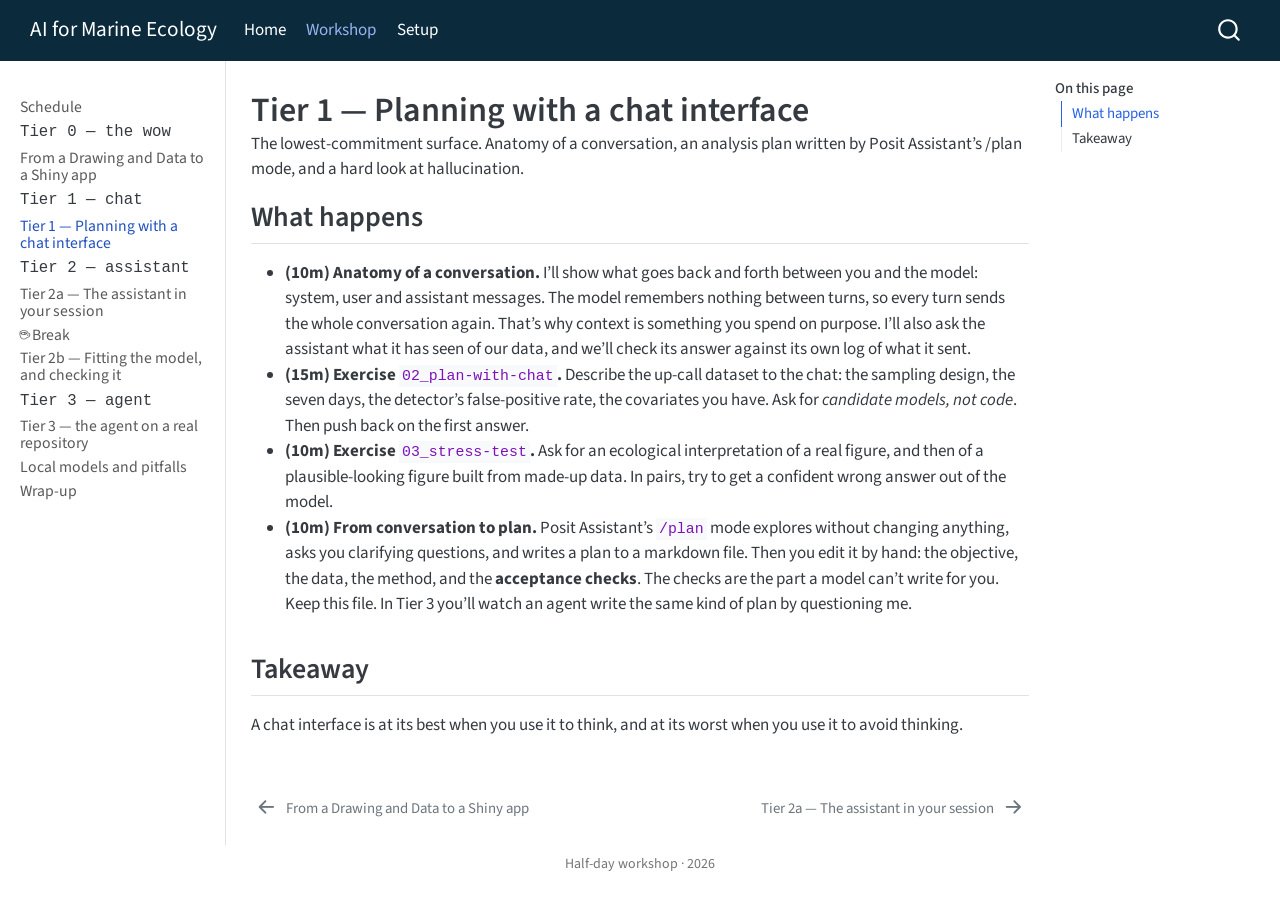
<file: workshop-02.html>
<!DOCTYPE html>
<html xmlns="http://www.w3.org/1999/xhtml" lang="en" xml:lang="en"><head>

<meta charset="utf-8">
<meta name="generator" content="quarto-1.7.31">

<meta name="viewport" content="width=device-width, initial-scale=1.0, user-scalable=yes">

<meta name="description" content="The lowest-commitment surface. Anatomy of a conversation, an analysis plan written by Posit Assistant’s /plan mode, and a hard look at hallucination.">

<title>Tier 1 — Planning with a chat interface – AI in Marine Ecological Data Analysis</title>
<style>
code{white-space: pre-wrap;}
span.smallcaps{font-variant: small-caps;}
div.columns{display: flex; gap: min(4vw, 1.5em);}
div.column{flex: auto; overflow-x: auto;}
div.hanging-indent{margin-left: 1.5em; text-indent: -1.5em;}
ul.task-list{list-style: none;}
ul.task-list li input[type="checkbox"] {
  width: 0.8em;
  margin: 0 0.8em 0.2em -1em; /* quarto-specific, see https://github.com/quarto-dev/quarto-cli/issues/4556 */ 
  vertical-align: middle;
}
</style>


<script src="site_libs/quarto-nav/quarto-nav.js"></script>
<script src="site_libs/quarto-nav/headroom.min.js"></script>
<script src="site_libs/clipboard/clipboard.min.js"></script>
<script src="site_libs/quarto-search/autocomplete.umd.js"></script>
<script src="site_libs/quarto-search/fuse.min.js"></script>
<script src="site_libs/quarto-search/quarto-search.js"></script>
<meta name="quarto:offset" content="./">
<link href="./workshop-04.html" rel="next">
<link href="./workshop-01.html" rel="prev">
<script src="site_libs/quarto-html/quarto.js" type="module"></script>
<script src="site_libs/quarto-html/tabsets/tabsets.js" type="module"></script>
<script src="site_libs/quarto-html/popper.min.js"></script>
<script src="site_libs/quarto-html/tippy.umd.min.js"></script>
<script src="site_libs/quarto-html/anchor.min.js"></script>
<link href="site_libs/quarto-html/tippy.css" rel="stylesheet">
<link href="site_libs/quarto-html/quarto-syntax-highlighting-e1a5c8363afafaef2c763b6775fbf3ca.css" rel="stylesheet" id="quarto-text-highlighting-styles">
<script src="site_libs/bootstrap/bootstrap.min.js"></script>
<link href="site_libs/bootstrap/bootstrap-icons.css" rel="stylesheet">
<link href="site_libs/bootstrap/bootstrap-69cc4cb84652681d4179ea001707d8a6.min.css" rel="stylesheet" append-hash="true" id="quarto-bootstrap" data-mode="light">
<script id="quarto-search-options" type="application/json">{
  "location": "navbar",
  "copy-button": false,
  "collapse-after": 3,
  "panel-placement": "end",
  "type": "overlay",
  "limit": 50,
  "keyboard-shortcut": [
    "f",
    "/",
    "s"
  ],
  "show-item-context": false,
  "language": {
    "search-no-results-text": "No results",
    "search-matching-documents-text": "matching documents",
    "search-copy-link-title": "Copy link to search",
    "search-hide-matches-text": "Hide additional matches",
    "search-more-match-text": "more match in this document",
    "search-more-matches-text": "more matches in this document",
    "search-clear-button-title": "Clear",
    "search-text-placeholder": "",
    "search-detached-cancel-button-title": "Cancel",
    "search-submit-button-title": "Submit",
    "search-label": "Search"
  }
}</script>


</head>

<body class="nav-sidebar docked nav-fixed quarto-light">

<div id="quarto-search-results"></div>
  <header id="quarto-header" class="headroom fixed-top">
    <nav class="navbar navbar-expand-lg " data-bs-theme="dark">
      <div class="navbar-container container-fluid">
      <div class="navbar-brand-container mx-auto">
    <a class="navbar-brand" href="./index.html">
    <span class="navbar-title">AI for Marine Ecology</span>
    </a>
  </div>
            <div id="quarto-search" class="" title="Search"></div>
          <button class="navbar-toggler" type="button" data-bs-toggle="collapse" data-bs-target="#navbarCollapse" aria-controls="navbarCollapse" role="menu" aria-expanded="false" aria-label="Toggle navigation" onclick="if (window.quartoToggleHeadroom) { window.quartoToggleHeadroom(); }">
  <span class="navbar-toggler-icon"></span>
</button>
          <div class="collapse navbar-collapse" id="navbarCollapse">
            <ul class="navbar-nav navbar-nav-scroll me-auto">
  <li class="nav-item">
    <a class="nav-link" href="./index.html"> 
<span class="menu-text">Home</span></a>
  </li>  
  <li class="nav-item">
    <a class="nav-link active" href="./workshop.html" aria-current="page"> 
<span class="menu-text">Workshop</span></a>
  </li>  
  <li class="nav-item">
    <a class="nav-link" href="./setup.html"> 
<span class="menu-text">Setup</span></a>
  </li>  
</ul>
          </div> <!-- /navcollapse -->
            <div class="quarto-navbar-tools">
</div>
      </div> <!-- /container-fluid -->
    </nav>
  <nav class="quarto-secondary-nav">
    <div class="container-fluid d-flex">
      <button type="button" class="quarto-btn-toggle btn" data-bs-toggle="collapse" role="button" data-bs-target=".quarto-sidebar-collapse-item" aria-controls="quarto-sidebar" aria-expanded="false" aria-label="Toggle sidebar navigation" onclick="if (window.quartoToggleHeadroom) { window.quartoToggleHeadroom(); }">
        <i class="bi bi-layout-text-sidebar-reverse"></i>
      </button>
        <nav class="quarto-page-breadcrumbs" aria-label="breadcrumb"><ol class="breadcrumb"><li class="breadcrumb-item"><a href="./workshop-02.html">Tier 1 — Planning with a chat interface</a></li></ol></nav>
        <a class="flex-grow-1" role="navigation" data-bs-toggle="collapse" data-bs-target=".quarto-sidebar-collapse-item" aria-controls="quarto-sidebar" aria-expanded="false" aria-label="Toggle sidebar navigation" onclick="if (window.quartoToggleHeadroom) { window.quartoToggleHeadroom(); }">      
        </a>
    </div>
  </nav>
</header>
<!-- content -->
<div id="quarto-content" class="quarto-container page-columns page-rows-contents page-layout-article page-navbar">
<!-- sidebar -->
  <nav id="quarto-sidebar" class="sidebar collapse collapse-horizontal quarto-sidebar-collapse-item sidebar-navigation docked overflow-auto">
    <div class="sidebar-menu-container"> 
    <ul class="list-unstyled mt-1">
        <li class="sidebar-item">
  <div class="sidebar-item-container"> 
  <a href="./workshop.html" class="sidebar-item-text sidebar-link">
 <span class="menu-text">Schedule</span></a>
  </div>
</li>
        <li class="sidebar-item">
 <span class="menu-text"><div class="sidebar-divider font-monospace">Tier 0 — the wow</div></span>
  </li>
        <li class="sidebar-item">
  <div class="sidebar-item-container"> 
  <a href="./workshop-01.html" class="sidebar-item-text sidebar-link">
 <span class="menu-text">From a Drawing and Data to a Shiny app</span></a>
  </div>
</li>
        <li class="sidebar-item">
 <span class="menu-text"><div class="sidebar-divider font-monospace">Tier 1 — chat</div></span>
  </li>
        <li class="sidebar-item">
  <div class="sidebar-item-container"> 
  <a href="./workshop-02.html" class="sidebar-item-text sidebar-link active">
 <span class="menu-text">Tier 1 — Planning with a chat interface</span></a>
  </div>
</li>
        <li class="sidebar-item">
 <span class="menu-text"><div class="sidebar-divider font-monospace">Tier 2 — assistant</div></span>
  </li>
        <li class="sidebar-item">
  <div class="sidebar-item-container"> 
  <a href="./workshop-04.html" class="sidebar-item-text sidebar-link">
 <span class="menu-text">Tier 2a — The assistant in your session</span></a>
  </div>
</li>
        <li class="sidebar-item">
  <div class="sidebar-item-container"> 
  <a href="./workshop-04b-break.html" class="sidebar-item-text sidebar-link">
 <span class="menu-text">☕ Break</span></a>
  </div>
</li>
        <li class="sidebar-item">
  <div class="sidebar-item-container"> 
  <a href="./workshop-05.html" class="sidebar-item-text sidebar-link">
 <span class="menu-text">Tier 2b — Fitting the model, and checking it</span></a>
  </div>
</li>
        <li class="sidebar-item">
 <span class="menu-text"><div class="sidebar-divider font-monospace">Tier 3 — agent</div></span>
  </li>
        <li class="sidebar-item">
  <div class="sidebar-item-container"> 
  <a href="./workshop-07.html" class="sidebar-item-text sidebar-link">
 <span class="menu-text">Tier 3 — the agent on a real repository</span></a>
  </div>
</li>
        <li class="sidebar-item">
  <div class="sidebar-item-container"> 
  <a href="./workshop-08.html" class="sidebar-item-text sidebar-link">
 <span class="menu-text">Local models and pitfalls</span></a>
  </div>
</li>
        <li class="sidebar-item">
  <div class="sidebar-item-container"> 
  <a href="./workshop-09.html" class="sidebar-item-text sidebar-link">
 <span class="menu-text">Wrap-up</span></a>
  </div>
</li>
    </ul>
    </div>
</nav>
<div id="quarto-sidebar-glass" class="quarto-sidebar-collapse-item" data-bs-toggle="collapse" data-bs-target=".quarto-sidebar-collapse-item"></div>
<!-- margin-sidebar -->
    <div id="quarto-margin-sidebar" class="sidebar margin-sidebar">
        <nav id="TOC" role="doc-toc" class="toc-active">
    <h2 id="toc-title">On this page</h2>
   
  <ul>
  <li><a href="#what-happens" id="toc-what-happens" class="nav-link active" data-scroll-target="#what-happens">What happens</a></li>
  <li><a href="#takeaway" id="toc-takeaway" class="nav-link" data-scroll-target="#takeaway">Takeaway</a></li>
  </ul>
</nav>
    </div>
<!-- main -->
<main class="content" id="quarto-document-content">

<header id="title-block-header" class="quarto-title-block default">
<div class="quarto-title">
<h1 class="title">Tier 1 — Planning with a chat interface</h1>
</div>

<div>
  <div class="description">
    The lowest-commitment surface. Anatomy of a conversation, an analysis plan written by Posit Assistant’s /plan mode, and a hard look at hallucination.
  </div>
</div>


<div class="quarto-title-meta">

    
  
    
  </div>
  


</header>


<section id="what-happens" class="level2">
<h2 class="anchored" data-anchor-id="what-happens">What happens</h2>
<ul>
<li><strong>(10m) Anatomy of a conversation.</strong> I’ll show what goes back and forth between you and the model: system, user and assistant messages. The model remembers nothing between turns, so every turn sends the whole conversation again. That’s why context is something you spend on purpose. I’ll also ask the assistant what it has seen of our data, and we’ll check its answer against its own log of what it sent.</li>
<li><strong>(15m) Exercise <code>02_plan-with-chat</code>.</strong> Describe the up-call dataset to the chat: the sampling design, the seven days, the detector’s false-positive rate, the covariates you have. Ask for <em>candidate models, not code</em>. Then push back on the first answer.</li>
<li><strong>(10m) Exercise <code>03_stress-test</code>.</strong> Ask for an ecological interpretation of a real figure, and then of a plausible-looking figure built from made-up data. In pairs, try to get a confident wrong answer out of the model.</li>
<li><strong>(10m) From conversation to plan.</strong> Posit Assistant’s <code>/plan</code> mode explores without changing anything, asks you clarifying questions, and writes a plan to a markdown file. Then you edit it by hand: the objective, the data, the method, and the <strong>acceptance checks</strong>. The checks are the part a model can’t write for you. Keep this file. In Tier 3 you’ll watch an agent write the same kind of plan by questioning me.</li>
</ul>
</section>
<section id="takeaway" class="level2">
<h2 class="anchored" data-anchor-id="takeaway">Takeaway</h2>
<p>A chat interface is at its best when you use it to think, and at its worst when you use it to avoid thinking.</p>


</section>

</main> <!-- /main -->
<script id="quarto-html-after-body" type="application/javascript">
  window.document.addEventListener("DOMContentLoaded", function (event) {
    const icon = "";
    const anchorJS = new window.AnchorJS();
    anchorJS.options = {
      placement: 'right',
      icon: icon
    };
    anchorJS.add('.anchored');
    const isCodeAnnotation = (el) => {
      for (const clz of el.classList) {
        if (clz.startsWith('code-annotation-')) {                     
          return true;
        }
      }
      return false;
    }
    const onCopySuccess = function(e) {
      // button target
      const button = e.trigger;
      // don't keep focus
      button.blur();
      // flash "checked"
      button.classList.add('code-copy-button-checked');
      var currentTitle = button.getAttribute("title");
      button.setAttribute("title", "Copied!");
      let tooltip;
      if (window.bootstrap) {
        button.setAttribute("data-bs-toggle", "tooltip");
        button.setAttribute("data-bs-placement", "left");
        button.setAttribute("data-bs-title", "Copied!");
        tooltip = new bootstrap.Tooltip(button, 
          { trigger: "manual", 
            customClass: "code-copy-button-tooltip",
            offset: [0, -8]});
        tooltip.show();    
      }
      setTimeout(function() {
        if (tooltip) {
          tooltip.hide();
          button.removeAttribute("data-bs-title");
          button.removeAttribute("data-bs-toggle");
          button.removeAttribute("data-bs-placement");
        }
        button.setAttribute("title", currentTitle);
        button.classList.remove('code-copy-button-checked');
      }, 1000);
      // clear code selection
      e.clearSelection();
    }
    const getTextToCopy = function(trigger) {
        const codeEl = trigger.previousElementSibling.cloneNode(true);
        for (const childEl of codeEl.children) {
          if (isCodeAnnotation(childEl)) {
            childEl.remove();
          }
        }
        return codeEl.innerText;
    }
    const clipboard = new window.ClipboardJS('.code-copy-button:not([data-in-quarto-modal])', {
      text: getTextToCopy
    });
    clipboard.on('success', onCopySuccess);
    if (window.document.getElementById('quarto-embedded-source-code-modal')) {
      const clipboardModal = new window.ClipboardJS('.code-copy-button[data-in-quarto-modal]', {
        text: getTextToCopy,
        container: window.document.getElementById('quarto-embedded-source-code-modal')
      });
      clipboardModal.on('success', onCopySuccess);
    }
      var localhostRegex = new RegExp(/^(?:http|https):\/\/localhost\:?[0-9]*\//);
      var mailtoRegex = new RegExp(/^mailto:/);
        var filterRegex = new RegExp('/' + window.location.host + '/');
      var isInternal = (href) => {
          return filterRegex.test(href) || localhostRegex.test(href) || mailtoRegex.test(href);
      }
      // Inspect non-navigation links and adorn them if external
     var links = window.document.querySelectorAll('a[href]:not(.nav-link):not(.navbar-brand):not(.toc-action):not(.sidebar-link):not(.sidebar-item-toggle):not(.pagination-link):not(.no-external):not([aria-hidden]):not(.dropdown-item):not(.quarto-navigation-tool):not(.about-link)');
      for (var i=0; i<links.length; i++) {
        const link = links[i];
        if (!isInternal(link.href)) {
          // undo the damage that might have been done by quarto-nav.js in the case of
          // links that we want to consider external
          if (link.dataset.originalHref !== undefined) {
            link.href = link.dataset.originalHref;
          }
        }
      }
    function tippyHover(el, contentFn, onTriggerFn, onUntriggerFn) {
      const config = {
        allowHTML: true,
        maxWidth: 500,
        delay: 100,
        arrow: false,
        appendTo: function(el) {
            return el.parentElement;
        },
        interactive: true,
        interactiveBorder: 10,
        theme: 'quarto',
        placement: 'bottom-start',
      };
      if (contentFn) {
        config.content = contentFn;
      }
      if (onTriggerFn) {
        config.onTrigger = onTriggerFn;
      }
      if (onUntriggerFn) {
        config.onUntrigger = onUntriggerFn;
      }
      window.tippy(el, config); 
    }
    const noterefs = window.document.querySelectorAll('a[role="doc-noteref"]');
    for (var i=0; i<noterefs.length; i++) {
      const ref = noterefs[i];
      tippyHover(ref, function() {
        // use id or data attribute instead here
        let href = ref.getAttribute('data-footnote-href') || ref.getAttribute('href');
        try { href = new URL(href).hash; } catch {}
        const id = href.replace(/^#\/?/, "");
        const note = window.document.getElementById(id);
        if (note) {
          return note.innerHTML;
        } else {
          return "";
        }
      });
    }
    const xrefs = window.document.querySelectorAll('a.quarto-xref');
    const processXRef = (id, note) => {
      // Strip column container classes
      const stripColumnClz = (el) => {
        el.classList.remove("page-full", "page-columns");
        if (el.children) {
          for (const child of el.children) {
            stripColumnClz(child);
          }
        }
      }
      stripColumnClz(note)
      if (id === null || id.startsWith('sec-')) {
        // Special case sections, only their first couple elements
        const container = document.createElement("div");
        if (note.children && note.children.length > 2) {
          container.appendChild(note.children[0].cloneNode(true));
          for (let i = 1; i < note.children.length; i++) {
            const child = note.children[i];
            if (child.tagName === "P" && child.innerText === "") {
              continue;
            } else {
              container.appendChild(child.cloneNode(true));
              break;
            }
          }
          if (window.Quarto?.typesetMath) {
            window.Quarto.typesetMath(container);
          }
          return container.innerHTML
        } else {
          if (window.Quarto?.typesetMath) {
            window.Quarto.typesetMath(note);
          }
          return note.innerHTML;
        }
      } else {
        // Remove any anchor links if they are present
        const anchorLink = note.querySelector('a.anchorjs-link');
        if (anchorLink) {
          anchorLink.remove();
        }
        if (window.Quarto?.typesetMath) {
          window.Quarto.typesetMath(note);
        }
        if (note.classList.contains("callout")) {
          return note.outerHTML;
        } else {
          return note.innerHTML;
        }
      }
    }
    for (var i=0; i<xrefs.length; i++) {
      const xref = xrefs[i];
      tippyHover(xref, undefined, function(instance) {
        instance.disable();
        let url = xref.getAttribute('href');
        let hash = undefined; 
        if (url.startsWith('#')) {
          hash = url;
        } else {
          try { hash = new URL(url).hash; } catch {}
        }
        if (hash) {
          const id = hash.replace(/^#\/?/, "");
          const note = window.document.getElementById(id);
          if (note !== null) {
            try {
              const html = processXRef(id, note.cloneNode(true));
              instance.setContent(html);
            } finally {
              instance.enable();
              instance.show();
            }
          } else {
            // See if we can fetch this
            fetch(url.split('#')[0])
            .then(res => res.text())
            .then(html => {
              const parser = new DOMParser();
              const htmlDoc = parser.parseFromString(html, "text/html");
              const note = htmlDoc.getElementById(id);
              if (note !== null) {
                const html = processXRef(id, note);
                instance.setContent(html);
              } 
            }).finally(() => {
              instance.enable();
              instance.show();
            });
          }
        } else {
          // See if we can fetch a full url (with no hash to target)
          // This is a special case and we should probably do some content thinning / targeting
          fetch(url)
          .then(res => res.text())
          .then(html => {
            const parser = new DOMParser();
            const htmlDoc = parser.parseFromString(html, "text/html");
            const note = htmlDoc.querySelector('main.content');
            if (note !== null) {
              // This should only happen for chapter cross references
              // (since there is no id in the URL)
              // remove the first header
              if (note.children.length > 0 && note.children[0].tagName === "HEADER") {
                note.children[0].remove();
              }
              const html = processXRef(null, note);
              instance.setContent(html);
            } 
          }).finally(() => {
            instance.enable();
            instance.show();
          });
        }
      }, function(instance) {
      });
    }
        let selectedAnnoteEl;
        const selectorForAnnotation = ( cell, annotation) => {
          let cellAttr = 'data-code-cell="' + cell + '"';
          let lineAttr = 'data-code-annotation="' +  annotation + '"';
          const selector = 'span[' + cellAttr + '][' + lineAttr + ']';
          return selector;
        }
        const selectCodeLines = (annoteEl) => {
          const doc = window.document;
          const targetCell = annoteEl.getAttribute("data-target-cell");
          const targetAnnotation = annoteEl.getAttribute("data-target-annotation");
          const annoteSpan = window.document.querySelector(selectorForAnnotation(targetCell, targetAnnotation));
          const lines = annoteSpan.getAttribute("data-code-lines").split(",");
          const lineIds = lines.map((line) => {
            return targetCell + "-" + line;
          })
          let top = null;
          let height = null;
          let parent = null;
          if (lineIds.length > 0) {
              //compute the position of the single el (top and bottom and make a div)
              const el = window.document.getElementById(lineIds[0]);
              top = el.offsetTop;
              height = el.offsetHeight;
              parent = el.parentElement.parentElement;
            if (lineIds.length > 1) {
              const lastEl = window.document.getElementById(lineIds[lineIds.length - 1]);
              const bottom = lastEl.offsetTop + lastEl.offsetHeight;
              height = bottom - top;
            }
            if (top !== null && height !== null && parent !== null) {
              // cook up a div (if necessary) and position it 
              let div = window.document.getElementById("code-annotation-line-highlight");
              if (div === null) {
                div = window.document.createElement("div");
                div.setAttribute("id", "code-annotation-line-highlight");
                div.style.position = 'absolute';
                parent.appendChild(div);
              }
              div.style.top = top - 2 + "px";
              div.style.height = height + 4 + "px";
              div.style.left = 0;
              let gutterDiv = window.document.getElementById("code-annotation-line-highlight-gutter");
              if (gutterDiv === null) {
                gutterDiv = window.document.createElement("div");
                gutterDiv.setAttribute("id", "code-annotation-line-highlight-gutter");
                gutterDiv.style.position = 'absolute';
                const codeCell = window.document.getElementById(targetCell);
                const gutter = codeCell.querySelector('.code-annotation-gutter');
                gutter.appendChild(gutterDiv);
              }
              gutterDiv.style.top = top - 2 + "px";
              gutterDiv.style.height = height + 4 + "px";
            }
            selectedAnnoteEl = annoteEl;
          }
        };
        const unselectCodeLines = () => {
          const elementsIds = ["code-annotation-line-highlight", "code-annotation-line-highlight-gutter"];
          elementsIds.forEach((elId) => {
            const div = window.document.getElementById(elId);
            if (div) {
              div.remove();
            }
          });
          selectedAnnoteEl = undefined;
        };
          // Handle positioning of the toggle
      window.addEventListener(
        "resize",
        throttle(() => {
          elRect = undefined;
          if (selectedAnnoteEl) {
            selectCodeLines(selectedAnnoteEl);
          }
        }, 10)
      );
      function throttle(fn, ms) {
      let throttle = false;
      let timer;
        return (...args) => {
          if(!throttle) { // first call gets through
              fn.apply(this, args);
              throttle = true;
          } else { // all the others get throttled
              if(timer) clearTimeout(timer); // cancel #2
              timer = setTimeout(() => {
                fn.apply(this, args);
                timer = throttle = false;
              }, ms);
          }
        };
      }
        // Attach click handler to the DT
        const annoteDls = window.document.querySelectorAll('dt[data-target-cell]');
        for (const annoteDlNode of annoteDls) {
          annoteDlNode.addEventListener('click', (event) => {
            const clickedEl = event.target;
            if (clickedEl !== selectedAnnoteEl) {
              unselectCodeLines();
              const activeEl = window.document.querySelector('dt[data-target-cell].code-annotation-active');
              if (activeEl) {
                activeEl.classList.remove('code-annotation-active');
              }
              selectCodeLines(clickedEl);
              clickedEl.classList.add('code-annotation-active');
            } else {
              // Unselect the line
              unselectCodeLines();
              clickedEl.classList.remove('code-annotation-active');
            }
          });
        }
    const findCites = (el) => {
      const parentEl = el.parentElement;
      if (parentEl) {
        const cites = parentEl.dataset.cites;
        if (cites) {
          return {
            el,
            cites: cites.split(' ')
          };
        } else {
          return findCites(el.parentElement)
        }
      } else {
        return undefined;
      }
    };
    var bibliorefs = window.document.querySelectorAll('a[role="doc-biblioref"]');
    for (var i=0; i<bibliorefs.length; i++) {
      const ref = bibliorefs[i];
      const citeInfo = findCites(ref);
      if (citeInfo) {
        tippyHover(citeInfo.el, function() {
          var popup = window.document.createElement('div');
          citeInfo.cites.forEach(function(cite) {
            var citeDiv = window.document.createElement('div');
            citeDiv.classList.add('hanging-indent');
            citeDiv.classList.add('csl-entry');
            var biblioDiv = window.document.getElementById('ref-' + cite);
            if (biblioDiv) {
              citeDiv.innerHTML = biblioDiv.innerHTML;
            }
            popup.appendChild(citeDiv);
          });
          return popup.innerHTML;
        });
      }
    }
  });
  </script>
<nav class="page-navigation">
  <div class="nav-page nav-page-previous">
      <a href="./workshop-01.html" class="pagination-link" aria-label="From a Drawing and Data to a Shiny app">
        <i class="bi bi-arrow-left-short"></i> <span class="nav-page-text">From a Drawing and Data to a Shiny app</span>
      </a>          
  </div>
  <div class="nav-page nav-page-next">
      <a href="./workshop-04.html" class="pagination-link" aria-label="Tier 2a — The assistant in your session">
        <span class="nav-page-text">Tier 2a — The assistant in your session</span> <i class="bi bi-arrow-right-short"></i>
      </a>
  </div>
</nav>
</div> <!-- /content -->
<footer class="footer">
  <div class="nav-footer">
    <div class="nav-footer-left">
      &nbsp;
    </div>   
    <div class="nav-footer-center">
<p>Half-day workshop · 2026</p>
</div>
    <div class="nav-footer-right">
      &nbsp;
    </div>
  </div>
</footer>




</body></html>
</file>
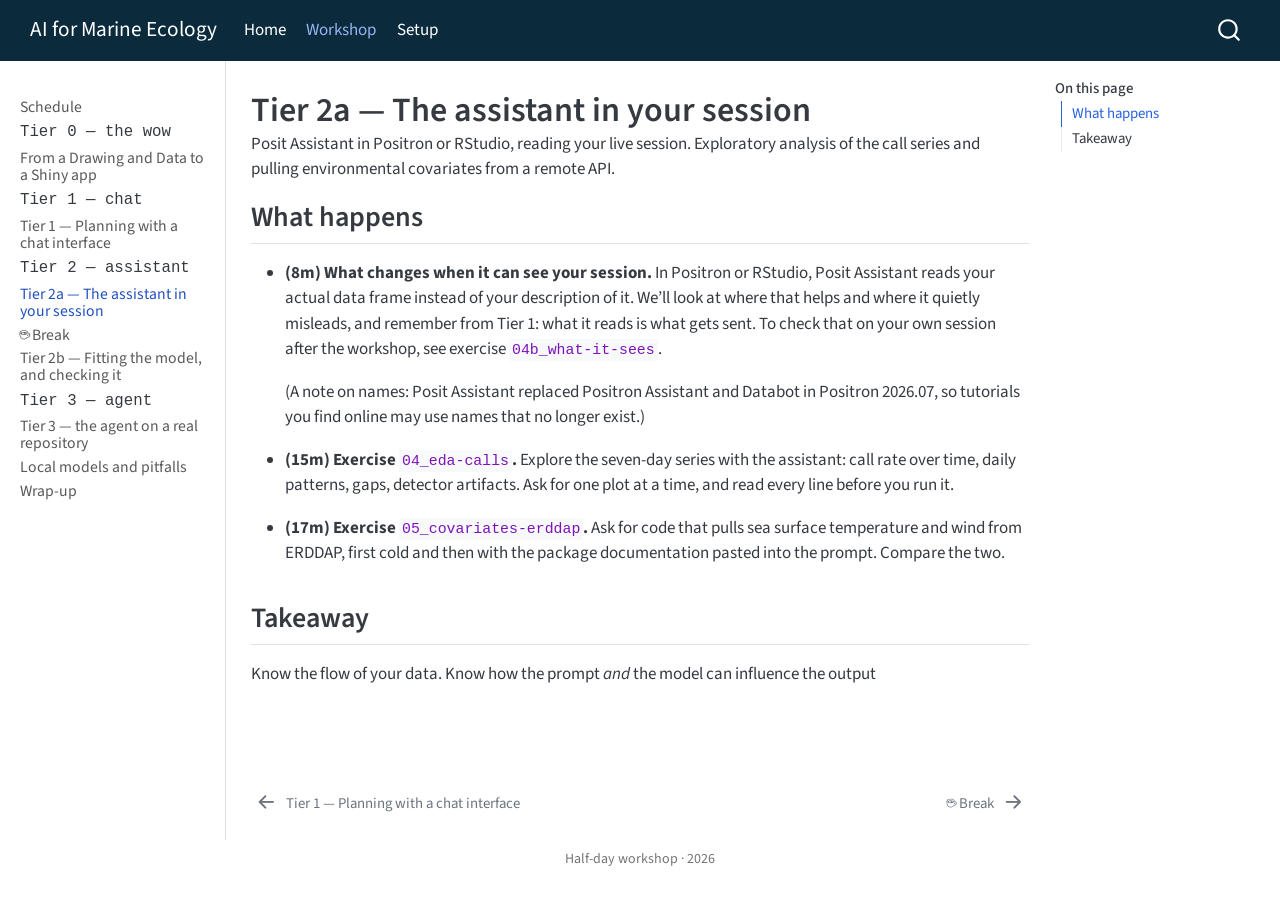
<file: workshop-04.html>
<!DOCTYPE html>
<html xmlns="http://www.w3.org/1999/xhtml" lang="en" xml:lang="en"><head>

<meta charset="utf-8">
<meta name="generator" content="quarto-1.7.31">

<meta name="viewport" content="width=device-width, initial-scale=1.0, user-scalable=yes">

<meta name="description" content="Posit Assistant in Positron or RStudio, reading your live session. Exploratory analysis of the call series and pulling environmental covariates from a remote API.">

<title>Tier 2a — The assistant in your session – AI in Marine Ecological Data Analysis</title>
<style>
code{white-space: pre-wrap;}
span.smallcaps{font-variant: small-caps;}
div.columns{display: flex; gap: min(4vw, 1.5em);}
div.column{flex: auto; overflow-x: auto;}
div.hanging-indent{margin-left: 1.5em; text-indent: -1.5em;}
ul.task-list{list-style: none;}
ul.task-list li input[type="checkbox"] {
  width: 0.8em;
  margin: 0 0.8em 0.2em -1em; /* quarto-specific, see https://github.com/quarto-dev/quarto-cli/issues/4556 */ 
  vertical-align: middle;
}
</style>


<script src="site_libs/quarto-nav/quarto-nav.js"></script>
<script src="site_libs/quarto-nav/headroom.min.js"></script>
<script src="site_libs/clipboard/clipboard.min.js"></script>
<script src="site_libs/quarto-search/autocomplete.umd.js"></script>
<script src="site_libs/quarto-search/fuse.min.js"></script>
<script src="site_libs/quarto-search/quarto-search.js"></script>
<meta name="quarto:offset" content="./">
<link href="./workshop-04b-break.html" rel="next">
<link href="./workshop-02.html" rel="prev">
<script src="site_libs/quarto-html/quarto.js" type="module"></script>
<script src="site_libs/quarto-html/tabsets/tabsets.js" type="module"></script>
<script src="site_libs/quarto-html/popper.min.js"></script>
<script src="site_libs/quarto-html/tippy.umd.min.js"></script>
<script src="site_libs/quarto-html/anchor.min.js"></script>
<link href="site_libs/quarto-html/tippy.css" rel="stylesheet">
<link href="site_libs/quarto-html/quarto-syntax-highlighting-e1a5c8363afafaef2c763b6775fbf3ca.css" rel="stylesheet" id="quarto-text-highlighting-styles">
<script src="site_libs/bootstrap/bootstrap.min.js"></script>
<link href="site_libs/bootstrap/bootstrap-icons.css" rel="stylesheet">
<link href="site_libs/bootstrap/bootstrap-69cc4cb84652681d4179ea001707d8a6.min.css" rel="stylesheet" append-hash="true" id="quarto-bootstrap" data-mode="light">
<script id="quarto-search-options" type="application/json">{
  "location": "navbar",
  "copy-button": false,
  "collapse-after": 3,
  "panel-placement": "end",
  "type": "overlay",
  "limit": 50,
  "keyboard-shortcut": [
    "f",
    "/",
    "s"
  ],
  "show-item-context": false,
  "language": {
    "search-no-results-text": "No results",
    "search-matching-documents-text": "matching documents",
    "search-copy-link-title": "Copy link to search",
    "search-hide-matches-text": "Hide additional matches",
    "search-more-match-text": "more match in this document",
    "search-more-matches-text": "more matches in this document",
    "search-clear-button-title": "Clear",
    "search-text-placeholder": "",
    "search-detached-cancel-button-title": "Cancel",
    "search-submit-button-title": "Submit",
    "search-label": "Search"
  }
}</script>


</head>

<body class="nav-sidebar docked nav-fixed quarto-light">

<div id="quarto-search-results"></div>
  <header id="quarto-header" class="headroom fixed-top">
    <nav class="navbar navbar-expand-lg " data-bs-theme="dark">
      <div class="navbar-container container-fluid">
      <div class="navbar-brand-container mx-auto">
    <a class="navbar-brand" href="./index.html">
    <span class="navbar-title">AI for Marine Ecology</span>
    </a>
  </div>
            <div id="quarto-search" class="" title="Search"></div>
          <button class="navbar-toggler" type="button" data-bs-toggle="collapse" data-bs-target="#navbarCollapse" aria-controls="navbarCollapse" role="menu" aria-expanded="false" aria-label="Toggle navigation" onclick="if (window.quartoToggleHeadroom) { window.quartoToggleHeadroom(); }">
  <span class="navbar-toggler-icon"></span>
</button>
          <div class="collapse navbar-collapse" id="navbarCollapse">
            <ul class="navbar-nav navbar-nav-scroll me-auto">
  <li class="nav-item">
    <a class="nav-link" href="./index.html"> 
<span class="menu-text">Home</span></a>
  </li>  
  <li class="nav-item">
    <a class="nav-link active" href="./workshop.html" aria-current="page"> 
<span class="menu-text">Workshop</span></a>
  </li>  
  <li class="nav-item">
    <a class="nav-link" href="./setup.html"> 
<span class="menu-text">Setup</span></a>
  </li>  
</ul>
          </div> <!-- /navcollapse -->
            <div class="quarto-navbar-tools">
</div>
      </div> <!-- /container-fluid -->
    </nav>
  <nav class="quarto-secondary-nav">
    <div class="container-fluid d-flex">
      <button type="button" class="quarto-btn-toggle btn" data-bs-toggle="collapse" role="button" data-bs-target=".quarto-sidebar-collapse-item" aria-controls="quarto-sidebar" aria-expanded="false" aria-label="Toggle sidebar navigation" onclick="if (window.quartoToggleHeadroom) { window.quartoToggleHeadroom(); }">
        <i class="bi bi-layout-text-sidebar-reverse"></i>
      </button>
        <nav class="quarto-page-breadcrumbs" aria-label="breadcrumb"><ol class="breadcrumb"><li class="breadcrumb-item"><a href="./workshop-04.html">Tier 2a — The assistant in your session</a></li></ol></nav>
        <a class="flex-grow-1" role="navigation" data-bs-toggle="collapse" data-bs-target=".quarto-sidebar-collapse-item" aria-controls="quarto-sidebar" aria-expanded="false" aria-label="Toggle sidebar navigation" onclick="if (window.quartoToggleHeadroom) { window.quartoToggleHeadroom(); }">      
        </a>
    </div>
  </nav>
</header>
<!-- content -->
<div id="quarto-content" class="quarto-container page-columns page-rows-contents page-layout-article page-navbar">
<!-- sidebar -->
  <nav id="quarto-sidebar" class="sidebar collapse collapse-horizontal quarto-sidebar-collapse-item sidebar-navigation docked overflow-auto">
    <div class="sidebar-menu-container"> 
    <ul class="list-unstyled mt-1">
        <li class="sidebar-item">
  <div class="sidebar-item-container"> 
  <a href="./workshop.html" class="sidebar-item-text sidebar-link">
 <span class="menu-text">Schedule</span></a>
  </div>
</li>
        <li class="sidebar-item">
 <span class="menu-text"><div class="sidebar-divider font-monospace">Tier 0 — the wow</div></span>
  </li>
        <li class="sidebar-item">
  <div class="sidebar-item-container"> 
  <a href="./workshop-01.html" class="sidebar-item-text sidebar-link">
 <span class="menu-text">From a Drawing and Data to a Shiny app</span></a>
  </div>
</li>
        <li class="sidebar-item">
 <span class="menu-text"><div class="sidebar-divider font-monospace">Tier 1 — chat</div></span>
  </li>
        <li class="sidebar-item">
  <div class="sidebar-item-container"> 
  <a href="./workshop-02.html" class="sidebar-item-text sidebar-link">
 <span class="menu-text">Tier 1 — Planning with a chat interface</span></a>
  </div>
</li>
        <li class="sidebar-item">
 <span class="menu-text"><div class="sidebar-divider font-monospace">Tier 2 — assistant</div></span>
  </li>
        <li class="sidebar-item">
  <div class="sidebar-item-container"> 
  <a href="./workshop-04.html" class="sidebar-item-text sidebar-link active">
 <span class="menu-text">Tier 2a — The assistant in your session</span></a>
  </div>
</li>
        <li class="sidebar-item">
  <div class="sidebar-item-container"> 
  <a href="./workshop-04b-break.html" class="sidebar-item-text sidebar-link">
 <span class="menu-text">☕ Break</span></a>
  </div>
</li>
        <li class="sidebar-item">
  <div class="sidebar-item-container"> 
  <a href="./workshop-05.html" class="sidebar-item-text sidebar-link">
 <span class="menu-text">Tier 2b — Fitting the model, and checking it</span></a>
  </div>
</li>
        <li class="sidebar-item">
 <span class="menu-text"><div class="sidebar-divider font-monospace">Tier 3 — agent</div></span>
  </li>
        <li class="sidebar-item">
  <div class="sidebar-item-container"> 
  <a href="./workshop-07.html" class="sidebar-item-text sidebar-link">
 <span class="menu-text">Tier 3 — the agent on a real repository</span></a>
  </div>
</li>
        <li class="sidebar-item">
  <div class="sidebar-item-container"> 
  <a href="./workshop-08.html" class="sidebar-item-text sidebar-link">
 <span class="menu-text">Local models and pitfalls</span></a>
  </div>
</li>
        <li class="sidebar-item">
  <div class="sidebar-item-container"> 
  <a href="./workshop-09.html" class="sidebar-item-text sidebar-link">
 <span class="menu-text">Wrap-up</span></a>
  </div>
</li>
    </ul>
    </div>
</nav>
<div id="quarto-sidebar-glass" class="quarto-sidebar-collapse-item" data-bs-toggle="collapse" data-bs-target=".quarto-sidebar-collapse-item"></div>
<!-- margin-sidebar -->
    <div id="quarto-margin-sidebar" class="sidebar margin-sidebar">
        <nav id="TOC" role="doc-toc" class="toc-active">
    <h2 id="toc-title">On this page</h2>
   
  <ul>
  <li><a href="#what-happens" id="toc-what-happens" class="nav-link active" data-scroll-target="#what-happens">What happens</a></li>
  <li><a href="#takeaway" id="toc-takeaway" class="nav-link" data-scroll-target="#takeaway">Takeaway</a></li>
  </ul>
</nav>
    </div>
<!-- main -->
<main class="content" id="quarto-document-content">

<header id="title-block-header" class="quarto-title-block default">
<div class="quarto-title">
<h1 class="title">Tier 2a — The assistant in your session</h1>
</div>

<div>
  <div class="description">
    Posit Assistant in Positron or RStudio, reading your live session. Exploratory analysis of the call series and pulling environmental covariates from a remote API.
  </div>
</div>


<div class="quarto-title-meta">

    
  
    
  </div>
  


</header>


<section id="what-happens" class="level2">
<h2 class="anchored" data-anchor-id="what-happens">What happens</h2>
<ul>
<li><p><strong>(8m) What changes when it can see your session.</strong> In Positron or RStudio, Posit Assistant reads your actual data frame instead of your description of it. We’ll look at where that helps and where it quietly misleads, and remember from Tier 1: what it reads is what gets sent. To check that on your own session after the workshop, see exercise <code>04b_what-it-sees</code>.</p>
<p>(A note on names: Posit Assistant replaced Positron Assistant and Databot in Positron 2026.07, so tutorials you find online may use names that no longer exist.)</p></li>
<li><p><strong>(15m) Exercise <code>04_eda-calls</code>.</strong> Explore the seven-day series with the assistant: call rate over time, daily patterns, gaps, detector artifacts. Ask for one plot at a time, and read every line before you run it.</p></li>
<li><p><strong>(17m) Exercise <code>05_covariates-erddap</code>.</strong> Ask for code that pulls sea surface temperature and wind from ERDDAP, first cold and then with the package documentation pasted into the prompt. Compare the two.</p></li>
</ul>
</section>
<section id="takeaway" class="level2">
<h2 class="anchored" data-anchor-id="takeaway">Takeaway</h2>
<p>Know the flow of your data. Know how the prompt <em>and</em> the model can influence the output</p>


</section>

</main> <!-- /main -->
<script id="quarto-html-after-body" type="application/javascript">
  window.document.addEventListener("DOMContentLoaded", function (event) {
    const icon = "";
    const anchorJS = new window.AnchorJS();
    anchorJS.options = {
      placement: 'right',
      icon: icon
    };
    anchorJS.add('.anchored');
    const isCodeAnnotation = (el) => {
      for (const clz of el.classList) {
        if (clz.startsWith('code-annotation-')) {                     
          return true;
        }
      }
      return false;
    }
    const onCopySuccess = function(e) {
      // button target
      const button = e.trigger;
      // don't keep focus
      button.blur();
      // flash "checked"
      button.classList.add('code-copy-button-checked');
      var currentTitle = button.getAttribute("title");
      button.setAttribute("title", "Copied!");
      let tooltip;
      if (window.bootstrap) {
        button.setAttribute("data-bs-toggle", "tooltip");
        button.setAttribute("data-bs-placement", "left");
        button.setAttribute("data-bs-title", "Copied!");
        tooltip = new bootstrap.Tooltip(button, 
          { trigger: "manual", 
            customClass: "code-copy-button-tooltip",
            offset: [0, -8]});
        tooltip.show();    
      }
      setTimeout(function() {
        if (tooltip) {
          tooltip.hide();
          button.removeAttribute("data-bs-title");
          button.removeAttribute("data-bs-toggle");
          button.removeAttribute("data-bs-placement");
        }
        button.setAttribute("title", currentTitle);
        button.classList.remove('code-copy-button-checked');
      }, 1000);
      // clear code selection
      e.clearSelection();
    }
    const getTextToCopy = function(trigger) {
        const codeEl = trigger.previousElementSibling.cloneNode(true);
        for (const childEl of codeEl.children) {
          if (isCodeAnnotation(childEl)) {
            childEl.remove();
          }
        }
        return codeEl.innerText;
    }
    const clipboard = new window.ClipboardJS('.code-copy-button:not([data-in-quarto-modal])', {
      text: getTextToCopy
    });
    clipboard.on('success', onCopySuccess);
    if (window.document.getElementById('quarto-embedded-source-code-modal')) {
      const clipboardModal = new window.ClipboardJS('.code-copy-button[data-in-quarto-modal]', {
        text: getTextToCopy,
        container: window.document.getElementById('quarto-embedded-source-code-modal')
      });
      clipboardModal.on('success', onCopySuccess);
    }
      var localhostRegex = new RegExp(/^(?:http|https):\/\/localhost\:?[0-9]*\//);
      var mailtoRegex = new RegExp(/^mailto:/);
        var filterRegex = new RegExp('/' + window.location.host + '/');
      var isInternal = (href) => {
          return filterRegex.test(href) || localhostRegex.test(href) || mailtoRegex.test(href);
      }
      // Inspect non-navigation links and adorn them if external
     var links = window.document.querySelectorAll('a[href]:not(.nav-link):not(.navbar-brand):not(.toc-action):not(.sidebar-link):not(.sidebar-item-toggle):not(.pagination-link):not(.no-external):not([aria-hidden]):not(.dropdown-item):not(.quarto-navigation-tool):not(.about-link)');
      for (var i=0; i<links.length; i++) {
        const link = links[i];
        if (!isInternal(link.href)) {
          // undo the damage that might have been done by quarto-nav.js in the case of
          // links that we want to consider external
          if (link.dataset.originalHref !== undefined) {
            link.href = link.dataset.originalHref;
          }
        }
      }
    function tippyHover(el, contentFn, onTriggerFn, onUntriggerFn) {
      const config = {
        allowHTML: true,
        maxWidth: 500,
        delay: 100,
        arrow: false,
        appendTo: function(el) {
            return el.parentElement;
        },
        interactive: true,
        interactiveBorder: 10,
        theme: 'quarto',
        placement: 'bottom-start',
      };
      if (contentFn) {
        config.content = contentFn;
      }
      if (onTriggerFn) {
        config.onTrigger = onTriggerFn;
      }
      if (onUntriggerFn) {
        config.onUntrigger = onUntriggerFn;
      }
      window.tippy(el, config); 
    }
    const noterefs = window.document.querySelectorAll('a[role="doc-noteref"]');
    for (var i=0; i<noterefs.length; i++) {
      const ref = noterefs[i];
      tippyHover(ref, function() {
        // use id or data attribute instead here
        let href = ref.getAttribute('data-footnote-href') || ref.getAttribute('href');
        try { href = new URL(href).hash; } catch {}
        const id = href.replace(/^#\/?/, "");
        const note = window.document.getElementById(id);
        if (note) {
          return note.innerHTML;
        } else {
          return "";
        }
      });
    }
    const xrefs = window.document.querySelectorAll('a.quarto-xref');
    const processXRef = (id, note) => {
      // Strip column container classes
      const stripColumnClz = (el) => {
        el.classList.remove("page-full", "page-columns");
        if (el.children) {
          for (const child of el.children) {
            stripColumnClz(child);
          }
        }
      }
      stripColumnClz(note)
      if (id === null || id.startsWith('sec-')) {
        // Special case sections, only their first couple elements
        const container = document.createElement("div");
        if (note.children && note.children.length > 2) {
          container.appendChild(note.children[0].cloneNode(true));
          for (let i = 1; i < note.children.length; i++) {
            const child = note.children[i];
            if (child.tagName === "P" && child.innerText === "") {
              continue;
            } else {
              container.appendChild(child.cloneNode(true));
              break;
            }
          }
          if (window.Quarto?.typesetMath) {
            window.Quarto.typesetMath(container);
          }
          return container.innerHTML
        } else {
          if (window.Quarto?.typesetMath) {
            window.Quarto.typesetMath(note);
          }
          return note.innerHTML;
        }
      } else {
        // Remove any anchor links if they are present
        const anchorLink = note.querySelector('a.anchorjs-link');
        if (anchorLink) {
          anchorLink.remove();
        }
        if (window.Quarto?.typesetMath) {
          window.Quarto.typesetMath(note);
        }
        if (note.classList.contains("callout")) {
          return note.outerHTML;
        } else {
          return note.innerHTML;
        }
      }
    }
    for (var i=0; i<xrefs.length; i++) {
      const xref = xrefs[i];
      tippyHover(xref, undefined, function(instance) {
        instance.disable();
        let url = xref.getAttribute('href');
        let hash = undefined; 
        if (url.startsWith('#')) {
          hash = url;
        } else {
          try { hash = new URL(url).hash; } catch {}
        }
        if (hash) {
          const id = hash.replace(/^#\/?/, "");
          const note = window.document.getElementById(id);
          if (note !== null) {
            try {
              const html = processXRef(id, note.cloneNode(true));
              instance.setContent(html);
            } finally {
              instance.enable();
              instance.show();
            }
          } else {
            // See if we can fetch this
            fetch(url.split('#')[0])
            .then(res => res.text())
            .then(html => {
              const parser = new DOMParser();
              const htmlDoc = parser.parseFromString(html, "text/html");
              const note = htmlDoc.getElementById(id);
              if (note !== null) {
                const html = processXRef(id, note);
                instance.setContent(html);
              } 
            }).finally(() => {
              instance.enable();
              instance.show();
            });
          }
        } else {
          // See if we can fetch a full url (with no hash to target)
          // This is a special case and we should probably do some content thinning / targeting
          fetch(url)
          .then(res => res.text())
          .then(html => {
            const parser = new DOMParser();
            const htmlDoc = parser.parseFromString(html, "text/html");
            const note = htmlDoc.querySelector('main.content');
            if (note !== null) {
              // This should only happen for chapter cross references
              // (since there is no id in the URL)
              // remove the first header
              if (note.children.length > 0 && note.children[0].tagName === "HEADER") {
                note.children[0].remove();
              }
              const html = processXRef(null, note);
              instance.setContent(html);
            } 
          }).finally(() => {
            instance.enable();
            instance.show();
          });
        }
      }, function(instance) {
      });
    }
        let selectedAnnoteEl;
        const selectorForAnnotation = ( cell, annotation) => {
          let cellAttr = 'data-code-cell="' + cell + '"';
          let lineAttr = 'data-code-annotation="' +  annotation + '"';
          const selector = 'span[' + cellAttr + '][' + lineAttr + ']';
          return selector;
        }
        const selectCodeLines = (annoteEl) => {
          const doc = window.document;
          const targetCell = annoteEl.getAttribute("data-target-cell");
          const targetAnnotation = annoteEl.getAttribute("data-target-annotation");
          const annoteSpan = window.document.querySelector(selectorForAnnotation(targetCell, targetAnnotation));
          const lines = annoteSpan.getAttribute("data-code-lines").split(",");
          const lineIds = lines.map((line) => {
            return targetCell + "-" + line;
          })
          let top = null;
          let height = null;
          let parent = null;
          if (lineIds.length > 0) {
              //compute the position of the single el (top and bottom and make a div)
              const el = window.document.getElementById(lineIds[0]);
              top = el.offsetTop;
              height = el.offsetHeight;
              parent = el.parentElement.parentElement;
            if (lineIds.length > 1) {
              const lastEl = window.document.getElementById(lineIds[lineIds.length - 1]);
              const bottom = lastEl.offsetTop + lastEl.offsetHeight;
              height = bottom - top;
            }
            if (top !== null && height !== null && parent !== null) {
              // cook up a div (if necessary) and position it 
              let div = window.document.getElementById("code-annotation-line-highlight");
              if (div === null) {
                div = window.document.createElement("div");
                div.setAttribute("id", "code-annotation-line-highlight");
                div.style.position = 'absolute';
                parent.appendChild(div);
              }
              div.style.top = top - 2 + "px";
              div.style.height = height + 4 + "px";
              div.style.left = 0;
              let gutterDiv = window.document.getElementById("code-annotation-line-highlight-gutter");
              if (gutterDiv === null) {
                gutterDiv = window.document.createElement("div");
                gutterDiv.setAttribute("id", "code-annotation-line-highlight-gutter");
                gutterDiv.style.position = 'absolute';
                const codeCell = window.document.getElementById(targetCell);
                const gutter = codeCell.querySelector('.code-annotation-gutter');
                gutter.appendChild(gutterDiv);
              }
              gutterDiv.style.top = top - 2 + "px";
              gutterDiv.style.height = height + 4 + "px";
            }
            selectedAnnoteEl = annoteEl;
          }
        };
        const unselectCodeLines = () => {
          const elementsIds = ["code-annotation-line-highlight", "code-annotation-line-highlight-gutter"];
          elementsIds.forEach((elId) => {
            const div = window.document.getElementById(elId);
            if (div) {
              div.remove();
            }
          });
          selectedAnnoteEl = undefined;
        };
          // Handle positioning of the toggle
      window.addEventListener(
        "resize",
        throttle(() => {
          elRect = undefined;
          if (selectedAnnoteEl) {
            selectCodeLines(selectedAnnoteEl);
          }
        }, 10)
      );
      function throttle(fn, ms) {
      let throttle = false;
      let timer;
        return (...args) => {
          if(!throttle) { // first call gets through
              fn.apply(this, args);
              throttle = true;
          } else { // all the others get throttled
              if(timer) clearTimeout(timer); // cancel #2
              timer = setTimeout(() => {
                fn.apply(this, args);
                timer = throttle = false;
              }, ms);
          }
        };
      }
        // Attach click handler to the DT
        const annoteDls = window.document.querySelectorAll('dt[data-target-cell]');
        for (const annoteDlNode of annoteDls) {
          annoteDlNode.addEventListener('click', (event) => {
            const clickedEl = event.target;
            if (clickedEl !== selectedAnnoteEl) {
              unselectCodeLines();
              const activeEl = window.document.querySelector('dt[data-target-cell].code-annotation-active');
              if (activeEl) {
                activeEl.classList.remove('code-annotation-active');
              }
              selectCodeLines(clickedEl);
              clickedEl.classList.add('code-annotation-active');
            } else {
              // Unselect the line
              unselectCodeLines();
              clickedEl.classList.remove('code-annotation-active');
            }
          });
        }
    const findCites = (el) => {
      const parentEl = el.parentElement;
      if (parentEl) {
        const cites = parentEl.dataset.cites;
        if (cites) {
          return {
            el,
            cites: cites.split(' ')
          };
        } else {
          return findCites(el.parentElement)
        }
      } else {
        return undefined;
      }
    };
    var bibliorefs = window.document.querySelectorAll('a[role="doc-biblioref"]');
    for (var i=0; i<bibliorefs.length; i++) {
      const ref = bibliorefs[i];
      const citeInfo = findCites(ref);
      if (citeInfo) {
        tippyHover(citeInfo.el, function() {
          var popup = window.document.createElement('div');
          citeInfo.cites.forEach(function(cite) {
            var citeDiv = window.document.createElement('div');
            citeDiv.classList.add('hanging-indent');
            citeDiv.classList.add('csl-entry');
            var biblioDiv = window.document.getElementById('ref-' + cite);
            if (biblioDiv) {
              citeDiv.innerHTML = biblioDiv.innerHTML;
            }
            popup.appendChild(citeDiv);
          });
          return popup.innerHTML;
        });
      }
    }
  });
  </script>
<nav class="page-navigation">
  <div class="nav-page nav-page-previous">
      <a href="./workshop-02.html" class="pagination-link" aria-label="Tier 1 — Planning with a chat interface">
        <i class="bi bi-arrow-left-short"></i> <span class="nav-page-text">Tier 1 — Planning with a chat interface</span>
      </a>          
  </div>
  <div class="nav-page nav-page-next">
      <a href="./workshop-04b-break.html" class="pagination-link" aria-label="☕ Break">
        <span class="nav-page-text">☕ Break</span> <i class="bi bi-arrow-right-short"></i>
      </a>
  </div>
</nav>
</div> <!-- /content -->
<footer class="footer">
  <div class="nav-footer">
    <div class="nav-footer-left">
      &nbsp;
    </div>   
    <div class="nav-footer-center">
<p>Half-day workshop · 2026</p>
</div>
    <div class="nav-footer-right">
      &nbsp;
    </div>
  </div>
</footer>




</body></html>
</file>
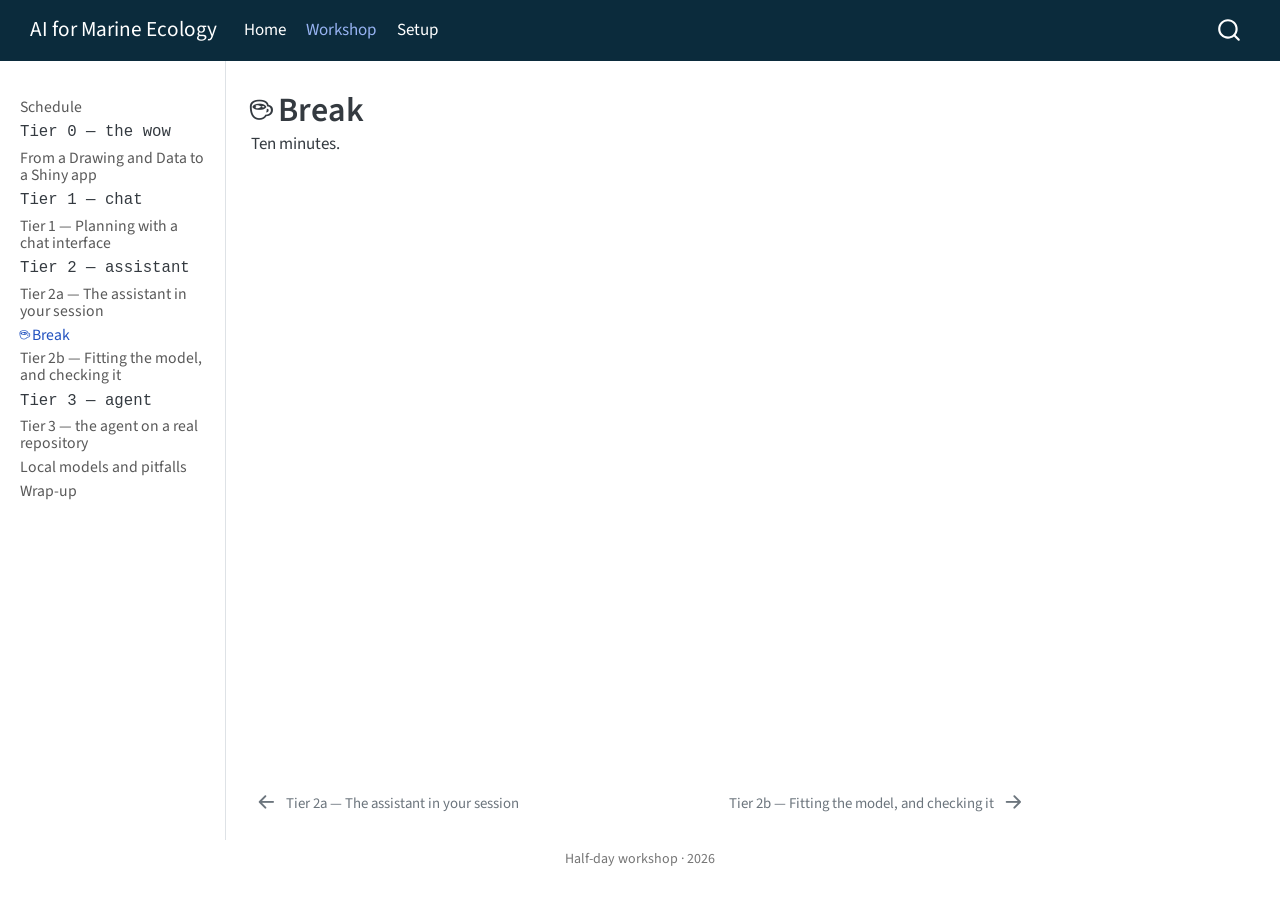
<file: workshop-04b-break.html>
<!DOCTYPE html>
<html xmlns="http://www.w3.org/1999/xhtml" lang="en" xml:lang="en"><head>

<meta charset="utf-8">
<meta name="generator" content="quarto-1.7.31">

<meta name="viewport" content="width=device-width, initial-scale=1.0, user-scalable=yes">

<meta name="description" content="Ten minutes.">

<title>☕ Break – AI in Marine Ecological Data Analysis</title>
<style>
code{white-space: pre-wrap;}
span.smallcaps{font-variant: small-caps;}
div.columns{display: flex; gap: min(4vw, 1.5em);}
div.column{flex: auto; overflow-x: auto;}
div.hanging-indent{margin-left: 1.5em; text-indent: -1.5em;}
ul.task-list{list-style: none;}
ul.task-list li input[type="checkbox"] {
  width: 0.8em;
  margin: 0 0.8em 0.2em -1em; /* quarto-specific, see https://github.com/quarto-dev/quarto-cli/issues/4556 */ 
  vertical-align: middle;
}
</style>


<script src="site_libs/quarto-nav/quarto-nav.js"></script>
<script src="site_libs/quarto-nav/headroom.min.js"></script>
<script src="site_libs/clipboard/clipboard.min.js"></script>
<script src="site_libs/quarto-search/autocomplete.umd.js"></script>
<script src="site_libs/quarto-search/fuse.min.js"></script>
<script src="site_libs/quarto-search/quarto-search.js"></script>
<meta name="quarto:offset" content="./">
<link href="./workshop-05.html" rel="next">
<link href="./workshop-04.html" rel="prev">
<script src="site_libs/quarto-html/quarto.js" type="module"></script>
<script src="site_libs/quarto-html/tabsets/tabsets.js" type="module"></script>
<script src="site_libs/quarto-html/popper.min.js"></script>
<script src="site_libs/quarto-html/tippy.umd.min.js"></script>
<script src="site_libs/quarto-html/anchor.min.js"></script>
<link href="site_libs/quarto-html/tippy.css" rel="stylesheet">
<link href="site_libs/quarto-html/quarto-syntax-highlighting-e1a5c8363afafaef2c763b6775fbf3ca.css" rel="stylesheet" id="quarto-text-highlighting-styles">
<script src="site_libs/bootstrap/bootstrap.min.js"></script>
<link href="site_libs/bootstrap/bootstrap-icons.css" rel="stylesheet">
<link href="site_libs/bootstrap/bootstrap-69cc4cb84652681d4179ea001707d8a6.min.css" rel="stylesheet" append-hash="true" id="quarto-bootstrap" data-mode="light">
<script id="quarto-search-options" type="application/json">{
  "location": "navbar",
  "copy-button": false,
  "collapse-after": 3,
  "panel-placement": "end",
  "type": "overlay",
  "limit": 50,
  "keyboard-shortcut": [
    "f",
    "/",
    "s"
  ],
  "show-item-context": false,
  "language": {
    "search-no-results-text": "No results",
    "search-matching-documents-text": "matching documents",
    "search-copy-link-title": "Copy link to search",
    "search-hide-matches-text": "Hide additional matches",
    "search-more-match-text": "more match in this document",
    "search-more-matches-text": "more matches in this document",
    "search-clear-button-title": "Clear",
    "search-text-placeholder": "",
    "search-detached-cancel-button-title": "Cancel",
    "search-submit-button-title": "Submit",
    "search-label": "Search"
  }
}</script>


</head>

<body class="nav-sidebar docked nav-fixed quarto-light">

<div id="quarto-search-results"></div>
  <header id="quarto-header" class="headroom fixed-top">
    <nav class="navbar navbar-expand-lg " data-bs-theme="dark">
      <div class="navbar-container container-fluid">
      <div class="navbar-brand-container mx-auto">
    <a class="navbar-brand" href="./index.html">
    <span class="navbar-title">AI for Marine Ecology</span>
    </a>
  </div>
            <div id="quarto-search" class="" title="Search"></div>
          <button class="navbar-toggler" type="button" data-bs-toggle="collapse" data-bs-target="#navbarCollapse" aria-controls="navbarCollapse" role="menu" aria-expanded="false" aria-label="Toggle navigation" onclick="if (window.quartoToggleHeadroom) { window.quartoToggleHeadroom(); }">
  <span class="navbar-toggler-icon"></span>
</button>
          <div class="collapse navbar-collapse" id="navbarCollapse">
            <ul class="navbar-nav navbar-nav-scroll me-auto">
  <li class="nav-item">
    <a class="nav-link" href="./index.html"> 
<span class="menu-text">Home</span></a>
  </li>  
  <li class="nav-item">
    <a class="nav-link active" href="./workshop.html" aria-current="page"> 
<span class="menu-text">Workshop</span></a>
  </li>  
  <li class="nav-item">
    <a class="nav-link" href="./setup.html"> 
<span class="menu-text">Setup</span></a>
  </li>  
</ul>
          </div> <!-- /navcollapse -->
            <div class="quarto-navbar-tools">
</div>
      </div> <!-- /container-fluid -->
    </nav>
  <nav class="quarto-secondary-nav">
    <div class="container-fluid d-flex">
      <button type="button" class="quarto-btn-toggle btn" data-bs-toggle="collapse" role="button" data-bs-target=".quarto-sidebar-collapse-item" aria-controls="quarto-sidebar" aria-expanded="false" aria-label="Toggle sidebar navigation" onclick="if (window.quartoToggleHeadroom) { window.quartoToggleHeadroom(); }">
        <i class="bi bi-layout-text-sidebar-reverse"></i>
      </button>
        <nav class="quarto-page-breadcrumbs" aria-label="breadcrumb"><ol class="breadcrumb"><li class="breadcrumb-item"><a href="./workshop-04b-break.html">☕ Break</a></li></ol></nav>
        <a class="flex-grow-1" role="navigation" data-bs-toggle="collapse" data-bs-target=".quarto-sidebar-collapse-item" aria-controls="quarto-sidebar" aria-expanded="false" aria-label="Toggle sidebar navigation" onclick="if (window.quartoToggleHeadroom) { window.quartoToggleHeadroom(); }">      
        </a>
    </div>
  </nav>
</header>
<!-- content -->
<div id="quarto-content" class="quarto-container page-columns page-rows-contents page-layout-article page-navbar">
<!-- sidebar -->
  <nav id="quarto-sidebar" class="sidebar collapse collapse-horizontal quarto-sidebar-collapse-item sidebar-navigation docked overflow-auto">
    <div class="sidebar-menu-container"> 
    <ul class="list-unstyled mt-1">
        <li class="sidebar-item">
  <div class="sidebar-item-container"> 
  <a href="./workshop.html" class="sidebar-item-text sidebar-link">
 <span class="menu-text">Schedule</span></a>
  </div>
</li>
        <li class="sidebar-item">
 <span class="menu-text"><div class="sidebar-divider font-monospace">Tier 0 — the wow</div></span>
  </li>
        <li class="sidebar-item">
  <div class="sidebar-item-container"> 
  <a href="./workshop-01.html" class="sidebar-item-text sidebar-link">
 <span class="menu-text">From a Drawing and Data to a Shiny app</span></a>
  </div>
</li>
        <li class="sidebar-item">
 <span class="menu-text"><div class="sidebar-divider font-monospace">Tier 1 — chat</div></span>
  </li>
        <li class="sidebar-item">
  <div class="sidebar-item-container"> 
  <a href="./workshop-02.html" class="sidebar-item-text sidebar-link">
 <span class="menu-text">Tier 1 — Planning with a chat interface</span></a>
  </div>
</li>
        <li class="sidebar-item">
 <span class="menu-text"><div class="sidebar-divider font-monospace">Tier 2 — assistant</div></span>
  </li>
        <li class="sidebar-item">
  <div class="sidebar-item-container"> 
  <a href="./workshop-04.html" class="sidebar-item-text sidebar-link">
 <span class="menu-text">Tier 2a — The assistant in your session</span></a>
  </div>
</li>
        <li class="sidebar-item">
  <div class="sidebar-item-container"> 
  <a href="./workshop-04b-break.html" class="sidebar-item-text sidebar-link active">
 <span class="menu-text">☕ Break</span></a>
  </div>
</li>
        <li class="sidebar-item">
  <div class="sidebar-item-container"> 
  <a href="./workshop-05.html" class="sidebar-item-text sidebar-link">
 <span class="menu-text">Tier 2b — Fitting the model, and checking it</span></a>
  </div>
</li>
        <li class="sidebar-item">
 <span class="menu-text"><div class="sidebar-divider font-monospace">Tier 3 — agent</div></span>
  </li>
        <li class="sidebar-item">
  <div class="sidebar-item-container"> 
  <a href="./workshop-07.html" class="sidebar-item-text sidebar-link">
 <span class="menu-text">Tier 3 — the agent on a real repository</span></a>
  </div>
</li>
        <li class="sidebar-item">
  <div class="sidebar-item-container"> 
  <a href="./workshop-08.html" class="sidebar-item-text sidebar-link">
 <span class="menu-text">Local models and pitfalls</span></a>
  </div>
</li>
        <li class="sidebar-item">
  <div class="sidebar-item-container"> 
  <a href="./workshop-09.html" class="sidebar-item-text sidebar-link">
 <span class="menu-text">Wrap-up</span></a>
  </div>
</li>
    </ul>
    </div>
</nav>
<div id="quarto-sidebar-glass" class="quarto-sidebar-collapse-item" data-bs-toggle="collapse" data-bs-target=".quarto-sidebar-collapse-item"></div>
<!-- margin-sidebar -->
    <div id="quarto-margin-sidebar" class="sidebar margin-sidebar zindex-bottom">
        
    </div>
<!-- main -->
<main class="content" id="quarto-document-content">

<header id="title-block-header" class="quarto-title-block default">
<div class="quarto-title">
<h1 class="title">☕ Break</h1>
</div>

<div>
  <div class="description">
    Ten minutes.
  </div>
</div>


<div class="quarto-title-meta">

    
  
    
  </div>
  


</header>





</main> <!-- /main -->
<script id="quarto-html-after-body" type="application/javascript">
  window.document.addEventListener("DOMContentLoaded", function (event) {
    const icon = "";
    const anchorJS = new window.AnchorJS();
    anchorJS.options = {
      placement: 'right',
      icon: icon
    };
    anchorJS.add('.anchored');
    const isCodeAnnotation = (el) => {
      for (const clz of el.classList) {
        if (clz.startsWith('code-annotation-')) {                     
          return true;
        }
      }
      return false;
    }
    const onCopySuccess = function(e) {
      // button target
      const button = e.trigger;
      // don't keep focus
      button.blur();
      // flash "checked"
      button.classList.add('code-copy-button-checked');
      var currentTitle = button.getAttribute("title");
      button.setAttribute("title", "Copied!");
      let tooltip;
      if (window.bootstrap) {
        button.setAttribute("data-bs-toggle", "tooltip");
        button.setAttribute("data-bs-placement", "left");
        button.setAttribute("data-bs-title", "Copied!");
        tooltip = new bootstrap.Tooltip(button, 
          { trigger: "manual", 
            customClass: "code-copy-button-tooltip",
            offset: [0, -8]});
        tooltip.show();    
      }
      setTimeout(function() {
        if (tooltip) {
          tooltip.hide();
          button.removeAttribute("data-bs-title");
          button.removeAttribute("data-bs-toggle");
          button.removeAttribute("data-bs-placement");
        }
        button.setAttribute("title", currentTitle);
        button.classList.remove('code-copy-button-checked');
      }, 1000);
      // clear code selection
      e.clearSelection();
    }
    const getTextToCopy = function(trigger) {
        const codeEl = trigger.previousElementSibling.cloneNode(true);
        for (const childEl of codeEl.children) {
          if (isCodeAnnotation(childEl)) {
            childEl.remove();
          }
        }
        return codeEl.innerText;
    }
    const clipboard = new window.ClipboardJS('.code-copy-button:not([data-in-quarto-modal])', {
      text: getTextToCopy
    });
    clipboard.on('success', onCopySuccess);
    if (window.document.getElementById('quarto-embedded-source-code-modal')) {
      const clipboardModal = new window.ClipboardJS('.code-copy-button[data-in-quarto-modal]', {
        text: getTextToCopy,
        container: window.document.getElementById('quarto-embedded-source-code-modal')
      });
      clipboardModal.on('success', onCopySuccess);
    }
      var localhostRegex = new RegExp(/^(?:http|https):\/\/localhost\:?[0-9]*\//);
      var mailtoRegex = new RegExp(/^mailto:/);
        var filterRegex = new RegExp('/' + window.location.host + '/');
      var isInternal = (href) => {
          return filterRegex.test(href) || localhostRegex.test(href) || mailtoRegex.test(href);
      }
      // Inspect non-navigation links and adorn them if external
     var links = window.document.querySelectorAll('a[href]:not(.nav-link):not(.navbar-brand):not(.toc-action):not(.sidebar-link):not(.sidebar-item-toggle):not(.pagination-link):not(.no-external):not([aria-hidden]):not(.dropdown-item):not(.quarto-navigation-tool):not(.about-link)');
      for (var i=0; i<links.length; i++) {
        const link = links[i];
        if (!isInternal(link.href)) {
          // undo the damage that might have been done by quarto-nav.js in the case of
          // links that we want to consider external
          if (link.dataset.originalHref !== undefined) {
            link.href = link.dataset.originalHref;
          }
        }
      }
    function tippyHover(el, contentFn, onTriggerFn, onUntriggerFn) {
      const config = {
        allowHTML: true,
        maxWidth: 500,
        delay: 100,
        arrow: false,
        appendTo: function(el) {
            return el.parentElement;
        },
        interactive: true,
        interactiveBorder: 10,
        theme: 'quarto',
        placement: 'bottom-start',
      };
      if (contentFn) {
        config.content = contentFn;
      }
      if (onTriggerFn) {
        config.onTrigger = onTriggerFn;
      }
      if (onUntriggerFn) {
        config.onUntrigger = onUntriggerFn;
      }
      window.tippy(el, config); 
    }
    const noterefs = window.document.querySelectorAll('a[role="doc-noteref"]');
    for (var i=0; i<noterefs.length; i++) {
      const ref = noterefs[i];
      tippyHover(ref, function() {
        // use id or data attribute instead here
        let href = ref.getAttribute('data-footnote-href') || ref.getAttribute('href');
        try { href = new URL(href).hash; } catch {}
        const id = href.replace(/^#\/?/, "");
        const note = window.document.getElementById(id);
        if (note) {
          return note.innerHTML;
        } else {
          return "";
        }
      });
    }
    const xrefs = window.document.querySelectorAll('a.quarto-xref');
    const processXRef = (id, note) => {
      // Strip column container classes
      const stripColumnClz = (el) => {
        el.classList.remove("page-full", "page-columns");
        if (el.children) {
          for (const child of el.children) {
            stripColumnClz(child);
          }
        }
      }
      stripColumnClz(note)
      if (id === null || id.startsWith('sec-')) {
        // Special case sections, only their first couple elements
        const container = document.createElement("div");
        if (note.children && note.children.length > 2) {
          container.appendChild(note.children[0].cloneNode(true));
          for (let i = 1; i < note.children.length; i++) {
            const child = note.children[i];
            if (child.tagName === "P" && child.innerText === "") {
              continue;
            } else {
              container.appendChild(child.cloneNode(true));
              break;
            }
          }
          if (window.Quarto?.typesetMath) {
            window.Quarto.typesetMath(container);
          }
          return container.innerHTML
        } else {
          if (window.Quarto?.typesetMath) {
            window.Quarto.typesetMath(note);
          }
          return note.innerHTML;
        }
      } else {
        // Remove any anchor links if they are present
        const anchorLink = note.querySelector('a.anchorjs-link');
        if (anchorLink) {
          anchorLink.remove();
        }
        if (window.Quarto?.typesetMath) {
          window.Quarto.typesetMath(note);
        }
        if (note.classList.contains("callout")) {
          return note.outerHTML;
        } else {
          return note.innerHTML;
        }
      }
    }
    for (var i=0; i<xrefs.length; i++) {
      const xref = xrefs[i];
      tippyHover(xref, undefined, function(instance) {
        instance.disable();
        let url = xref.getAttribute('href');
        let hash = undefined; 
        if (url.startsWith('#')) {
          hash = url;
        } else {
          try { hash = new URL(url).hash; } catch {}
        }
        if (hash) {
          const id = hash.replace(/^#\/?/, "");
          const note = window.document.getElementById(id);
          if (note !== null) {
            try {
              const html = processXRef(id, note.cloneNode(true));
              instance.setContent(html);
            } finally {
              instance.enable();
              instance.show();
            }
          } else {
            // See if we can fetch this
            fetch(url.split('#')[0])
            .then(res => res.text())
            .then(html => {
              const parser = new DOMParser();
              const htmlDoc = parser.parseFromString(html, "text/html");
              const note = htmlDoc.getElementById(id);
              if (note !== null) {
                const html = processXRef(id, note);
                instance.setContent(html);
              } 
            }).finally(() => {
              instance.enable();
              instance.show();
            });
          }
        } else {
          // See if we can fetch a full url (with no hash to target)
          // This is a special case and we should probably do some content thinning / targeting
          fetch(url)
          .then(res => res.text())
          .then(html => {
            const parser = new DOMParser();
            const htmlDoc = parser.parseFromString(html, "text/html");
            const note = htmlDoc.querySelector('main.content');
            if (note !== null) {
              // This should only happen for chapter cross references
              // (since there is no id in the URL)
              // remove the first header
              if (note.children.length > 0 && note.children[0].tagName === "HEADER") {
                note.children[0].remove();
              }
              const html = processXRef(null, note);
              instance.setContent(html);
            } 
          }).finally(() => {
            instance.enable();
            instance.show();
          });
        }
      }, function(instance) {
      });
    }
        let selectedAnnoteEl;
        const selectorForAnnotation = ( cell, annotation) => {
          let cellAttr = 'data-code-cell="' + cell + '"';
          let lineAttr = 'data-code-annotation="' +  annotation + '"';
          const selector = 'span[' + cellAttr + '][' + lineAttr + ']';
          return selector;
        }
        const selectCodeLines = (annoteEl) => {
          const doc = window.document;
          const targetCell = annoteEl.getAttribute("data-target-cell");
          const targetAnnotation = annoteEl.getAttribute("data-target-annotation");
          const annoteSpan = window.document.querySelector(selectorForAnnotation(targetCell, targetAnnotation));
          const lines = annoteSpan.getAttribute("data-code-lines").split(",");
          const lineIds = lines.map((line) => {
            return targetCell + "-" + line;
          })
          let top = null;
          let height = null;
          let parent = null;
          if (lineIds.length > 0) {
              //compute the position of the single el (top and bottom and make a div)
              const el = window.document.getElementById(lineIds[0]);
              top = el.offsetTop;
              height = el.offsetHeight;
              parent = el.parentElement.parentElement;
            if (lineIds.length > 1) {
              const lastEl = window.document.getElementById(lineIds[lineIds.length - 1]);
              const bottom = lastEl.offsetTop + lastEl.offsetHeight;
              height = bottom - top;
            }
            if (top !== null && height !== null && parent !== null) {
              // cook up a div (if necessary) and position it 
              let div = window.document.getElementById("code-annotation-line-highlight");
              if (div === null) {
                div = window.document.createElement("div");
                div.setAttribute("id", "code-annotation-line-highlight");
                div.style.position = 'absolute';
                parent.appendChild(div);
              }
              div.style.top = top - 2 + "px";
              div.style.height = height + 4 + "px";
              div.style.left = 0;
              let gutterDiv = window.document.getElementById("code-annotation-line-highlight-gutter");
              if (gutterDiv === null) {
                gutterDiv = window.document.createElement("div");
                gutterDiv.setAttribute("id", "code-annotation-line-highlight-gutter");
                gutterDiv.style.position = 'absolute';
                const codeCell = window.document.getElementById(targetCell);
                const gutter = codeCell.querySelector('.code-annotation-gutter');
                gutter.appendChild(gutterDiv);
              }
              gutterDiv.style.top = top - 2 + "px";
              gutterDiv.style.height = height + 4 + "px";
            }
            selectedAnnoteEl = annoteEl;
          }
        };
        const unselectCodeLines = () => {
          const elementsIds = ["code-annotation-line-highlight", "code-annotation-line-highlight-gutter"];
          elementsIds.forEach((elId) => {
            const div = window.document.getElementById(elId);
            if (div) {
              div.remove();
            }
          });
          selectedAnnoteEl = undefined;
        };
          // Handle positioning of the toggle
      window.addEventListener(
        "resize",
        throttle(() => {
          elRect = undefined;
          if (selectedAnnoteEl) {
            selectCodeLines(selectedAnnoteEl);
          }
        }, 10)
      );
      function throttle(fn, ms) {
      let throttle = false;
      let timer;
        return (...args) => {
          if(!throttle) { // first call gets through
              fn.apply(this, args);
              throttle = true;
          } else { // all the others get throttled
              if(timer) clearTimeout(timer); // cancel #2
              timer = setTimeout(() => {
                fn.apply(this, args);
                timer = throttle = false;
              }, ms);
          }
        };
      }
        // Attach click handler to the DT
        const annoteDls = window.document.querySelectorAll('dt[data-target-cell]');
        for (const annoteDlNode of annoteDls) {
          annoteDlNode.addEventListener('click', (event) => {
            const clickedEl = event.target;
            if (clickedEl !== selectedAnnoteEl) {
              unselectCodeLines();
              const activeEl = window.document.querySelector('dt[data-target-cell].code-annotation-active');
              if (activeEl) {
                activeEl.classList.remove('code-annotation-active');
              }
              selectCodeLines(clickedEl);
              clickedEl.classList.add('code-annotation-active');
            } else {
              // Unselect the line
              unselectCodeLines();
              clickedEl.classList.remove('code-annotation-active');
            }
          });
        }
    const findCites = (el) => {
      const parentEl = el.parentElement;
      if (parentEl) {
        const cites = parentEl.dataset.cites;
        if (cites) {
          return {
            el,
            cites: cites.split(' ')
          };
        } else {
          return findCites(el.parentElement)
        }
      } else {
        return undefined;
      }
    };
    var bibliorefs = window.document.querySelectorAll('a[role="doc-biblioref"]');
    for (var i=0; i<bibliorefs.length; i++) {
      const ref = bibliorefs[i];
      const citeInfo = findCites(ref);
      if (citeInfo) {
        tippyHover(citeInfo.el, function() {
          var popup = window.document.createElement('div');
          citeInfo.cites.forEach(function(cite) {
            var citeDiv = window.document.createElement('div');
            citeDiv.classList.add('hanging-indent');
            citeDiv.classList.add('csl-entry');
            var biblioDiv = window.document.getElementById('ref-' + cite);
            if (biblioDiv) {
              citeDiv.innerHTML = biblioDiv.innerHTML;
            }
            popup.appendChild(citeDiv);
          });
          return popup.innerHTML;
        });
      }
    }
  });
  </script>
<nav class="page-navigation">
  <div class="nav-page nav-page-previous">
      <a href="./workshop-04.html" class="pagination-link" aria-label="Tier 2a — The assistant in your session">
        <i class="bi bi-arrow-left-short"></i> <span class="nav-page-text">Tier 2a — The assistant in your session</span>
      </a>          
  </div>
  <div class="nav-page nav-page-next">
      <a href="./workshop-05.html" class="pagination-link" aria-label="Tier 2b — Fitting the model, and checking it">
        <span class="nav-page-text">Tier 2b — Fitting the model, and checking it</span> <i class="bi bi-arrow-right-short"></i>
      </a>
  </div>
</nav>
</div> <!-- /content -->
<footer class="footer">
  <div class="nav-footer">
    <div class="nav-footer-left">
      &nbsp;
    </div>   
    <div class="nav-footer-center">
<p>Half-day workshop · 2026</p>
</div>
    <div class="nav-footer-right">
      &nbsp;
    </div>
  </div>
</footer>




</body></html>
</file>
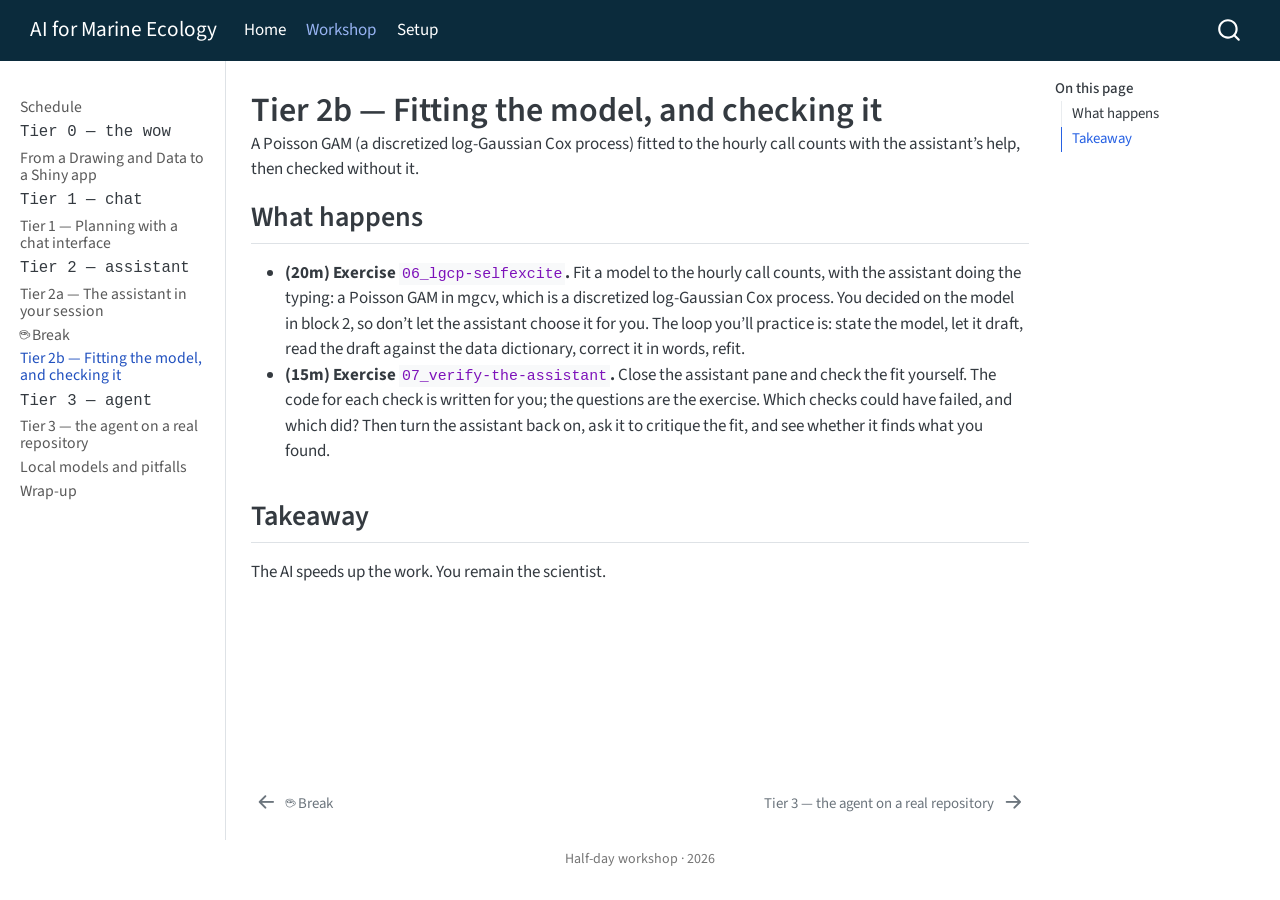
<file: workshop-05.html>
<!DOCTYPE html>
<html xmlns="http://www.w3.org/1999/xhtml" lang="en" xml:lang="en"><head>

<meta charset="utf-8">
<meta name="generator" content="quarto-1.7.31">

<meta name="viewport" content="width=device-width, initial-scale=1.0, user-scalable=yes">

<meta name="description" content="A Poisson GAM (a discretized log-Gaussian Cox process) fitted to the hourly call counts with the assistant’s help, then checked without it.">

<title>Tier 2b — Fitting the model, and checking it – AI in Marine Ecological Data Analysis</title>
<style>
code{white-space: pre-wrap;}
span.smallcaps{font-variant: small-caps;}
div.columns{display: flex; gap: min(4vw, 1.5em);}
div.column{flex: auto; overflow-x: auto;}
div.hanging-indent{margin-left: 1.5em; text-indent: -1.5em;}
ul.task-list{list-style: none;}
ul.task-list li input[type="checkbox"] {
  width: 0.8em;
  margin: 0 0.8em 0.2em -1em; /* quarto-specific, see https://github.com/quarto-dev/quarto-cli/issues/4556 */ 
  vertical-align: middle;
}
</style>


<script src="site_libs/quarto-nav/quarto-nav.js"></script>
<script src="site_libs/quarto-nav/headroom.min.js"></script>
<script src="site_libs/clipboard/clipboard.min.js"></script>
<script src="site_libs/quarto-search/autocomplete.umd.js"></script>
<script src="site_libs/quarto-search/fuse.min.js"></script>
<script src="site_libs/quarto-search/quarto-search.js"></script>
<meta name="quarto:offset" content="./">
<link href="./workshop-07.html" rel="next">
<link href="./workshop-04b-break.html" rel="prev">
<script src="site_libs/quarto-html/quarto.js" type="module"></script>
<script src="site_libs/quarto-html/tabsets/tabsets.js" type="module"></script>
<script src="site_libs/quarto-html/popper.min.js"></script>
<script src="site_libs/quarto-html/tippy.umd.min.js"></script>
<script src="site_libs/quarto-html/anchor.min.js"></script>
<link href="site_libs/quarto-html/tippy.css" rel="stylesheet">
<link href="site_libs/quarto-html/quarto-syntax-highlighting-e1a5c8363afafaef2c763b6775fbf3ca.css" rel="stylesheet" id="quarto-text-highlighting-styles">
<script src="site_libs/bootstrap/bootstrap.min.js"></script>
<link href="site_libs/bootstrap/bootstrap-icons.css" rel="stylesheet">
<link href="site_libs/bootstrap/bootstrap-69cc4cb84652681d4179ea001707d8a6.min.css" rel="stylesheet" append-hash="true" id="quarto-bootstrap" data-mode="light">
<script id="quarto-search-options" type="application/json">{
  "location": "navbar",
  "copy-button": false,
  "collapse-after": 3,
  "panel-placement": "end",
  "type": "overlay",
  "limit": 50,
  "keyboard-shortcut": [
    "f",
    "/",
    "s"
  ],
  "show-item-context": false,
  "language": {
    "search-no-results-text": "No results",
    "search-matching-documents-text": "matching documents",
    "search-copy-link-title": "Copy link to search",
    "search-hide-matches-text": "Hide additional matches",
    "search-more-match-text": "more match in this document",
    "search-more-matches-text": "more matches in this document",
    "search-clear-button-title": "Clear",
    "search-text-placeholder": "",
    "search-detached-cancel-button-title": "Cancel",
    "search-submit-button-title": "Submit",
    "search-label": "Search"
  }
}</script>


</head>

<body class="nav-sidebar docked nav-fixed quarto-light">

<div id="quarto-search-results"></div>
  <header id="quarto-header" class="headroom fixed-top">
    <nav class="navbar navbar-expand-lg " data-bs-theme="dark">
      <div class="navbar-container container-fluid">
      <div class="navbar-brand-container mx-auto">
    <a class="navbar-brand" href="./index.html">
    <span class="navbar-title">AI for Marine Ecology</span>
    </a>
  </div>
            <div id="quarto-search" class="" title="Search"></div>
          <button class="navbar-toggler" type="button" data-bs-toggle="collapse" data-bs-target="#navbarCollapse" aria-controls="navbarCollapse" role="menu" aria-expanded="false" aria-label="Toggle navigation" onclick="if (window.quartoToggleHeadroom) { window.quartoToggleHeadroom(); }">
  <span class="navbar-toggler-icon"></span>
</button>
          <div class="collapse navbar-collapse" id="navbarCollapse">
            <ul class="navbar-nav navbar-nav-scroll me-auto">
  <li class="nav-item">
    <a class="nav-link" href="./index.html"> 
<span class="menu-text">Home</span></a>
  </li>  
  <li class="nav-item">
    <a class="nav-link active" href="./workshop.html" aria-current="page"> 
<span class="menu-text">Workshop</span></a>
  </li>  
  <li class="nav-item">
    <a class="nav-link" href="./setup.html"> 
<span class="menu-text">Setup</span></a>
  </li>  
</ul>
          </div> <!-- /navcollapse -->
            <div class="quarto-navbar-tools">
</div>
      </div> <!-- /container-fluid -->
    </nav>
  <nav class="quarto-secondary-nav">
    <div class="container-fluid d-flex">
      <button type="button" class="quarto-btn-toggle btn" data-bs-toggle="collapse" role="button" data-bs-target=".quarto-sidebar-collapse-item" aria-controls="quarto-sidebar" aria-expanded="false" aria-label="Toggle sidebar navigation" onclick="if (window.quartoToggleHeadroom) { window.quartoToggleHeadroom(); }">
        <i class="bi bi-layout-text-sidebar-reverse"></i>
      </button>
        <nav class="quarto-page-breadcrumbs" aria-label="breadcrumb"><ol class="breadcrumb"><li class="breadcrumb-item"><a href="./workshop-05.html">Tier 2b — Fitting the model, and checking it</a></li></ol></nav>
        <a class="flex-grow-1" role="navigation" data-bs-toggle="collapse" data-bs-target=".quarto-sidebar-collapse-item" aria-controls="quarto-sidebar" aria-expanded="false" aria-label="Toggle sidebar navigation" onclick="if (window.quartoToggleHeadroom) { window.quartoToggleHeadroom(); }">      
        </a>
    </div>
  </nav>
</header>
<!-- content -->
<div id="quarto-content" class="quarto-container page-columns page-rows-contents page-layout-article page-navbar">
<!-- sidebar -->
  <nav id="quarto-sidebar" class="sidebar collapse collapse-horizontal quarto-sidebar-collapse-item sidebar-navigation docked overflow-auto">
    <div class="sidebar-menu-container"> 
    <ul class="list-unstyled mt-1">
        <li class="sidebar-item">
  <div class="sidebar-item-container"> 
  <a href="./workshop.html" class="sidebar-item-text sidebar-link">
 <span class="menu-text">Schedule</span></a>
  </div>
</li>
        <li class="sidebar-item">
 <span class="menu-text"><div class="sidebar-divider font-monospace">Tier 0 — the wow</div></span>
  </li>
        <li class="sidebar-item">
  <div class="sidebar-item-container"> 
  <a href="./workshop-01.html" class="sidebar-item-text sidebar-link">
 <span class="menu-text">From a Drawing and Data to a Shiny app</span></a>
  </div>
</li>
        <li class="sidebar-item">
 <span class="menu-text"><div class="sidebar-divider font-monospace">Tier 1 — chat</div></span>
  </li>
        <li class="sidebar-item">
  <div class="sidebar-item-container"> 
  <a href="./workshop-02.html" class="sidebar-item-text sidebar-link">
 <span class="menu-text">Tier 1 — Planning with a chat interface</span></a>
  </div>
</li>
        <li class="sidebar-item">
 <span class="menu-text"><div class="sidebar-divider font-monospace">Tier 2 — assistant</div></span>
  </li>
        <li class="sidebar-item">
  <div class="sidebar-item-container"> 
  <a href="./workshop-04.html" class="sidebar-item-text sidebar-link">
 <span class="menu-text">Tier 2a — The assistant in your session</span></a>
  </div>
</li>
        <li class="sidebar-item">
  <div class="sidebar-item-container"> 
  <a href="./workshop-04b-break.html" class="sidebar-item-text sidebar-link">
 <span class="menu-text">☕ Break</span></a>
  </div>
</li>
        <li class="sidebar-item">
  <div class="sidebar-item-container"> 
  <a href="./workshop-05.html" class="sidebar-item-text sidebar-link active">
 <span class="menu-text">Tier 2b — Fitting the model, and checking it</span></a>
  </div>
</li>
        <li class="sidebar-item">
 <span class="menu-text"><div class="sidebar-divider font-monospace">Tier 3 — agent</div></span>
  </li>
        <li class="sidebar-item">
  <div class="sidebar-item-container"> 
  <a href="./workshop-07.html" class="sidebar-item-text sidebar-link">
 <span class="menu-text">Tier 3 — the agent on a real repository</span></a>
  </div>
</li>
        <li class="sidebar-item">
  <div class="sidebar-item-container"> 
  <a href="./workshop-08.html" class="sidebar-item-text sidebar-link">
 <span class="menu-text">Local models and pitfalls</span></a>
  </div>
</li>
        <li class="sidebar-item">
  <div class="sidebar-item-container"> 
  <a href="./workshop-09.html" class="sidebar-item-text sidebar-link">
 <span class="menu-text">Wrap-up</span></a>
  </div>
</li>
    </ul>
    </div>
</nav>
<div id="quarto-sidebar-glass" class="quarto-sidebar-collapse-item" data-bs-toggle="collapse" data-bs-target=".quarto-sidebar-collapse-item"></div>
<!-- margin-sidebar -->
    <div id="quarto-margin-sidebar" class="sidebar margin-sidebar">
        <nav id="TOC" role="doc-toc" class="toc-active">
    <h2 id="toc-title">On this page</h2>
   
  <ul>
  <li><a href="#what-happens" id="toc-what-happens" class="nav-link active" data-scroll-target="#what-happens">What happens</a></li>
  <li><a href="#takeaway" id="toc-takeaway" class="nav-link" data-scroll-target="#takeaway">Takeaway</a></li>
  </ul>
</nav>
    </div>
<!-- main -->
<main class="content" id="quarto-document-content">

<header id="title-block-header" class="quarto-title-block default">
<div class="quarto-title">
<h1 class="title">Tier 2b — Fitting the model, and checking it</h1>
</div>

<div>
  <div class="description">
    A Poisson GAM (a discretized log-Gaussian Cox process) fitted to the hourly call counts with the assistant’s help, then checked without it.
  </div>
</div>


<div class="quarto-title-meta">

    
  
    
  </div>
  


</header>


<section id="what-happens" class="level2">
<h2 class="anchored" data-anchor-id="what-happens">What happens</h2>
<ul>
<li><strong>(20m) Exercise <code>06_lgcp-selfexcite</code>.</strong> Fit a model to the hourly call counts, with the assistant doing the typing: a Poisson GAM in mgcv, which is a discretized log-Gaussian Cox process. You decided on the model in block 2, so don’t let the assistant choose it for you. The loop you’ll practice is: state the model, let it draft, read the draft against the data dictionary, correct it in words, refit.</li>
<li><strong>(15m) Exercise <code>07_verify-the-assistant</code>.</strong> Close the assistant pane and check the fit yourself. The code for each check is written for you; the questions are the exercise. Which checks could have failed, and which did? Then turn the assistant back on, ask it to critique the fit, and see whether it finds what you found.</li>
</ul>
</section>
<section id="takeaway" class="level2">
<h2 class="anchored" data-anchor-id="takeaway">Takeaway</h2>
<p>The AI speeds up the work. You remain the scientist.</p>


</section>

</main> <!-- /main -->
<script id="quarto-html-after-body" type="application/javascript">
  window.document.addEventListener("DOMContentLoaded", function (event) {
    const icon = "";
    const anchorJS = new window.AnchorJS();
    anchorJS.options = {
      placement: 'right',
      icon: icon
    };
    anchorJS.add('.anchored');
    const isCodeAnnotation = (el) => {
      for (const clz of el.classList) {
        if (clz.startsWith('code-annotation-')) {                     
          return true;
        }
      }
      return false;
    }
    const onCopySuccess = function(e) {
      // button target
      const button = e.trigger;
      // don't keep focus
      button.blur();
      // flash "checked"
      button.classList.add('code-copy-button-checked');
      var currentTitle = button.getAttribute("title");
      button.setAttribute("title", "Copied!");
      let tooltip;
      if (window.bootstrap) {
        button.setAttribute("data-bs-toggle", "tooltip");
        button.setAttribute("data-bs-placement", "left");
        button.setAttribute("data-bs-title", "Copied!");
        tooltip = new bootstrap.Tooltip(button, 
          { trigger: "manual", 
            customClass: "code-copy-button-tooltip",
            offset: [0, -8]});
        tooltip.show();    
      }
      setTimeout(function() {
        if (tooltip) {
          tooltip.hide();
          button.removeAttribute("data-bs-title");
          button.removeAttribute("data-bs-toggle");
          button.removeAttribute("data-bs-placement");
        }
        button.setAttribute("title", currentTitle);
        button.classList.remove('code-copy-button-checked');
      }, 1000);
      // clear code selection
      e.clearSelection();
    }
    const getTextToCopy = function(trigger) {
        const codeEl = trigger.previousElementSibling.cloneNode(true);
        for (const childEl of codeEl.children) {
          if (isCodeAnnotation(childEl)) {
            childEl.remove();
          }
        }
        return codeEl.innerText;
    }
    const clipboard = new window.ClipboardJS('.code-copy-button:not([data-in-quarto-modal])', {
      text: getTextToCopy
    });
    clipboard.on('success', onCopySuccess);
    if (window.document.getElementById('quarto-embedded-source-code-modal')) {
      const clipboardModal = new window.ClipboardJS('.code-copy-button[data-in-quarto-modal]', {
        text: getTextToCopy,
        container: window.document.getElementById('quarto-embedded-source-code-modal')
      });
      clipboardModal.on('success', onCopySuccess);
    }
      var localhostRegex = new RegExp(/^(?:http|https):\/\/localhost\:?[0-9]*\//);
      var mailtoRegex = new RegExp(/^mailto:/);
        var filterRegex = new RegExp('/' + window.location.host + '/');
      var isInternal = (href) => {
          return filterRegex.test(href) || localhostRegex.test(href) || mailtoRegex.test(href);
      }
      // Inspect non-navigation links and adorn them if external
     var links = window.document.querySelectorAll('a[href]:not(.nav-link):not(.navbar-brand):not(.toc-action):not(.sidebar-link):not(.sidebar-item-toggle):not(.pagination-link):not(.no-external):not([aria-hidden]):not(.dropdown-item):not(.quarto-navigation-tool):not(.about-link)');
      for (var i=0; i<links.length; i++) {
        const link = links[i];
        if (!isInternal(link.href)) {
          // undo the damage that might have been done by quarto-nav.js in the case of
          // links that we want to consider external
          if (link.dataset.originalHref !== undefined) {
            link.href = link.dataset.originalHref;
          }
        }
      }
    function tippyHover(el, contentFn, onTriggerFn, onUntriggerFn) {
      const config = {
        allowHTML: true,
        maxWidth: 500,
        delay: 100,
        arrow: false,
        appendTo: function(el) {
            return el.parentElement;
        },
        interactive: true,
        interactiveBorder: 10,
        theme: 'quarto',
        placement: 'bottom-start',
      };
      if (contentFn) {
        config.content = contentFn;
      }
      if (onTriggerFn) {
        config.onTrigger = onTriggerFn;
      }
      if (onUntriggerFn) {
        config.onUntrigger = onUntriggerFn;
      }
      window.tippy(el, config); 
    }
    const noterefs = window.document.querySelectorAll('a[role="doc-noteref"]');
    for (var i=0; i<noterefs.length; i++) {
      const ref = noterefs[i];
      tippyHover(ref, function() {
        // use id or data attribute instead here
        let href = ref.getAttribute('data-footnote-href') || ref.getAttribute('href');
        try { href = new URL(href).hash; } catch {}
        const id = href.replace(/^#\/?/, "");
        const note = window.document.getElementById(id);
        if (note) {
          return note.innerHTML;
        } else {
          return "";
        }
      });
    }
    const xrefs = window.document.querySelectorAll('a.quarto-xref');
    const processXRef = (id, note) => {
      // Strip column container classes
      const stripColumnClz = (el) => {
        el.classList.remove("page-full", "page-columns");
        if (el.children) {
          for (const child of el.children) {
            stripColumnClz(child);
          }
        }
      }
      stripColumnClz(note)
      if (id === null || id.startsWith('sec-')) {
        // Special case sections, only their first couple elements
        const container = document.createElement("div");
        if (note.children && note.children.length > 2) {
          container.appendChild(note.children[0].cloneNode(true));
          for (let i = 1; i < note.children.length; i++) {
            const child = note.children[i];
            if (child.tagName === "P" && child.innerText === "") {
              continue;
            } else {
              container.appendChild(child.cloneNode(true));
              break;
            }
          }
          if (window.Quarto?.typesetMath) {
            window.Quarto.typesetMath(container);
          }
          return container.innerHTML
        } else {
          if (window.Quarto?.typesetMath) {
            window.Quarto.typesetMath(note);
          }
          return note.innerHTML;
        }
      } else {
        // Remove any anchor links if they are present
        const anchorLink = note.querySelector('a.anchorjs-link');
        if (anchorLink) {
          anchorLink.remove();
        }
        if (window.Quarto?.typesetMath) {
          window.Quarto.typesetMath(note);
        }
        if (note.classList.contains("callout")) {
          return note.outerHTML;
        } else {
          return note.innerHTML;
        }
      }
    }
    for (var i=0; i<xrefs.length; i++) {
      const xref = xrefs[i];
      tippyHover(xref, undefined, function(instance) {
        instance.disable();
        let url = xref.getAttribute('href');
        let hash = undefined; 
        if (url.startsWith('#')) {
          hash = url;
        } else {
          try { hash = new URL(url).hash; } catch {}
        }
        if (hash) {
          const id = hash.replace(/^#\/?/, "");
          const note = window.document.getElementById(id);
          if (note !== null) {
            try {
              const html = processXRef(id, note.cloneNode(true));
              instance.setContent(html);
            } finally {
              instance.enable();
              instance.show();
            }
          } else {
            // See if we can fetch this
            fetch(url.split('#')[0])
            .then(res => res.text())
            .then(html => {
              const parser = new DOMParser();
              const htmlDoc = parser.parseFromString(html, "text/html");
              const note = htmlDoc.getElementById(id);
              if (note !== null) {
                const html = processXRef(id, note);
                instance.setContent(html);
              } 
            }).finally(() => {
              instance.enable();
              instance.show();
            });
          }
        } else {
          // See if we can fetch a full url (with no hash to target)
          // This is a special case and we should probably do some content thinning / targeting
          fetch(url)
          .then(res => res.text())
          .then(html => {
            const parser = new DOMParser();
            const htmlDoc = parser.parseFromString(html, "text/html");
            const note = htmlDoc.querySelector('main.content');
            if (note !== null) {
              // This should only happen for chapter cross references
              // (since there is no id in the URL)
              // remove the first header
              if (note.children.length > 0 && note.children[0].tagName === "HEADER") {
                note.children[0].remove();
              }
              const html = processXRef(null, note);
              instance.setContent(html);
            } 
          }).finally(() => {
            instance.enable();
            instance.show();
          });
        }
      }, function(instance) {
      });
    }
        let selectedAnnoteEl;
        const selectorForAnnotation = ( cell, annotation) => {
          let cellAttr = 'data-code-cell="' + cell + '"';
          let lineAttr = 'data-code-annotation="' +  annotation + '"';
          const selector = 'span[' + cellAttr + '][' + lineAttr + ']';
          return selector;
        }
        const selectCodeLines = (annoteEl) => {
          const doc = window.document;
          const targetCell = annoteEl.getAttribute("data-target-cell");
          const targetAnnotation = annoteEl.getAttribute("data-target-annotation");
          const annoteSpan = window.document.querySelector(selectorForAnnotation(targetCell, targetAnnotation));
          const lines = annoteSpan.getAttribute("data-code-lines").split(",");
          const lineIds = lines.map((line) => {
            return targetCell + "-" + line;
          })
          let top = null;
          let height = null;
          let parent = null;
          if (lineIds.length > 0) {
              //compute the position of the single el (top and bottom and make a div)
              const el = window.document.getElementById(lineIds[0]);
              top = el.offsetTop;
              height = el.offsetHeight;
              parent = el.parentElement.parentElement;
            if (lineIds.length > 1) {
              const lastEl = window.document.getElementById(lineIds[lineIds.length - 1]);
              const bottom = lastEl.offsetTop + lastEl.offsetHeight;
              height = bottom - top;
            }
            if (top !== null && height !== null && parent !== null) {
              // cook up a div (if necessary) and position it 
              let div = window.document.getElementById("code-annotation-line-highlight");
              if (div === null) {
                div = window.document.createElement("div");
                div.setAttribute("id", "code-annotation-line-highlight");
                div.style.position = 'absolute';
                parent.appendChild(div);
              }
              div.style.top = top - 2 + "px";
              div.style.height = height + 4 + "px";
              div.style.left = 0;
              let gutterDiv = window.document.getElementById("code-annotation-line-highlight-gutter");
              if (gutterDiv === null) {
                gutterDiv = window.document.createElement("div");
                gutterDiv.setAttribute("id", "code-annotation-line-highlight-gutter");
                gutterDiv.style.position = 'absolute';
                const codeCell = window.document.getElementById(targetCell);
                const gutter = codeCell.querySelector('.code-annotation-gutter');
                gutter.appendChild(gutterDiv);
              }
              gutterDiv.style.top = top - 2 + "px";
              gutterDiv.style.height = height + 4 + "px";
            }
            selectedAnnoteEl = annoteEl;
          }
        };
        const unselectCodeLines = () => {
          const elementsIds = ["code-annotation-line-highlight", "code-annotation-line-highlight-gutter"];
          elementsIds.forEach((elId) => {
            const div = window.document.getElementById(elId);
            if (div) {
              div.remove();
            }
          });
          selectedAnnoteEl = undefined;
        };
          // Handle positioning of the toggle
      window.addEventListener(
        "resize",
        throttle(() => {
          elRect = undefined;
          if (selectedAnnoteEl) {
            selectCodeLines(selectedAnnoteEl);
          }
        }, 10)
      );
      function throttle(fn, ms) {
      let throttle = false;
      let timer;
        return (...args) => {
          if(!throttle) { // first call gets through
              fn.apply(this, args);
              throttle = true;
          } else { // all the others get throttled
              if(timer) clearTimeout(timer); // cancel #2
              timer = setTimeout(() => {
                fn.apply(this, args);
                timer = throttle = false;
              }, ms);
          }
        };
      }
        // Attach click handler to the DT
        const annoteDls = window.document.querySelectorAll('dt[data-target-cell]');
        for (const annoteDlNode of annoteDls) {
          annoteDlNode.addEventListener('click', (event) => {
            const clickedEl = event.target;
            if (clickedEl !== selectedAnnoteEl) {
              unselectCodeLines();
              const activeEl = window.document.querySelector('dt[data-target-cell].code-annotation-active');
              if (activeEl) {
                activeEl.classList.remove('code-annotation-active');
              }
              selectCodeLines(clickedEl);
              clickedEl.classList.add('code-annotation-active');
            } else {
              // Unselect the line
              unselectCodeLines();
              clickedEl.classList.remove('code-annotation-active');
            }
          });
        }
    const findCites = (el) => {
      const parentEl = el.parentElement;
      if (parentEl) {
        const cites = parentEl.dataset.cites;
        if (cites) {
          return {
            el,
            cites: cites.split(' ')
          };
        } else {
          return findCites(el.parentElement)
        }
      } else {
        return undefined;
      }
    };
    var bibliorefs = window.document.querySelectorAll('a[role="doc-biblioref"]');
    for (var i=0; i<bibliorefs.length; i++) {
      const ref = bibliorefs[i];
      const citeInfo = findCites(ref);
      if (citeInfo) {
        tippyHover(citeInfo.el, function() {
          var popup = window.document.createElement('div');
          citeInfo.cites.forEach(function(cite) {
            var citeDiv = window.document.createElement('div');
            citeDiv.classList.add('hanging-indent');
            citeDiv.classList.add('csl-entry');
            var biblioDiv = window.document.getElementById('ref-' + cite);
            if (biblioDiv) {
              citeDiv.innerHTML = biblioDiv.innerHTML;
            }
            popup.appendChild(citeDiv);
          });
          return popup.innerHTML;
        });
      }
    }
  });
  </script>
<nav class="page-navigation">
  <div class="nav-page nav-page-previous">
      <a href="./workshop-04b-break.html" class="pagination-link" aria-label="☕ Break">
        <i class="bi bi-arrow-left-short"></i> <span class="nav-page-text">☕ Break</span>
      </a>          
  </div>
  <div class="nav-page nav-page-next">
      <a href="./workshop-07.html" class="pagination-link" aria-label="Tier 3 — the agent on a real repository">
        <span class="nav-page-text">Tier 3 — the agent on a real repository</span> <i class="bi bi-arrow-right-short"></i>
      </a>
  </div>
</nav>
</div> <!-- /content -->
<footer class="footer">
  <div class="nav-footer">
    <div class="nav-footer-left">
      &nbsp;
    </div>   
    <div class="nav-footer-center">
<p>Half-day workshop · 2026</p>
</div>
    <div class="nav-footer-right">
      &nbsp;
    </div>
  </div>
</footer>




</body></html>
</file>
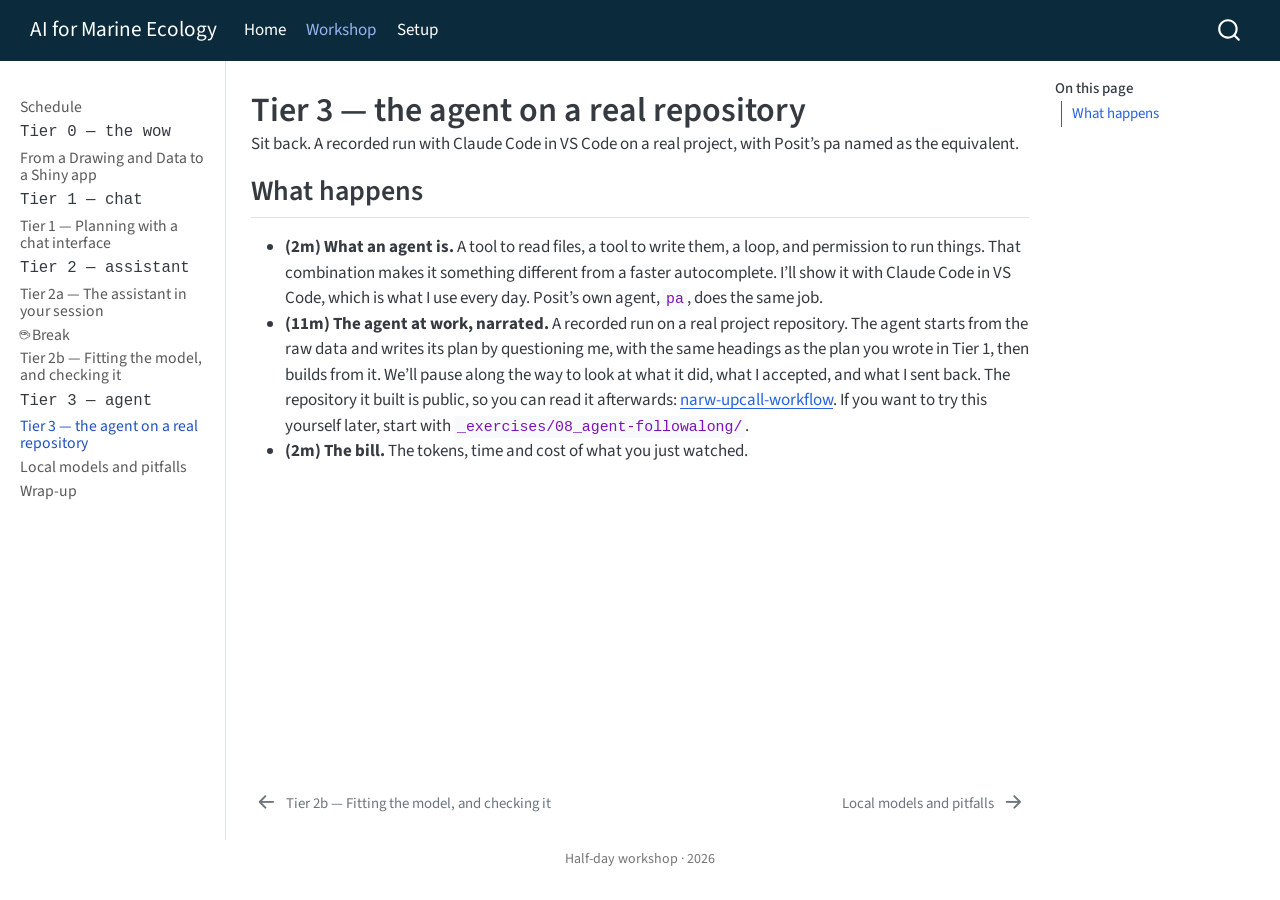
<file: workshop-07.html>
<!DOCTYPE html>
<html xmlns="http://www.w3.org/1999/xhtml" lang="en" xml:lang="en"><head>

<meta charset="utf-8">
<meta name="generator" content="quarto-1.7.31">

<meta name="viewport" content="width=device-width, initial-scale=1.0, user-scalable=yes">

<meta name="description" content="Sit back. A recorded run with Claude Code in VS Code on a real project, with Posit’s pa named as the equivalent.">

<title>Tier 3 — the agent on a real repository – AI in Marine Ecological Data Analysis</title>
<style>
code{white-space: pre-wrap;}
span.smallcaps{font-variant: small-caps;}
div.columns{display: flex; gap: min(4vw, 1.5em);}
div.column{flex: auto; overflow-x: auto;}
div.hanging-indent{margin-left: 1.5em; text-indent: -1.5em;}
ul.task-list{list-style: none;}
ul.task-list li input[type="checkbox"] {
  width: 0.8em;
  margin: 0 0.8em 0.2em -1em; /* quarto-specific, see https://github.com/quarto-dev/quarto-cli/issues/4556 */ 
  vertical-align: middle;
}
</style>


<script src="site_libs/quarto-nav/quarto-nav.js"></script>
<script src="site_libs/quarto-nav/headroom.min.js"></script>
<script src="site_libs/clipboard/clipboard.min.js"></script>
<script src="site_libs/quarto-search/autocomplete.umd.js"></script>
<script src="site_libs/quarto-search/fuse.min.js"></script>
<script src="site_libs/quarto-search/quarto-search.js"></script>
<meta name="quarto:offset" content="./">
<link href="./workshop-08.html" rel="next">
<link href="./workshop-05.html" rel="prev">
<script src="site_libs/quarto-html/quarto.js" type="module"></script>
<script src="site_libs/quarto-html/tabsets/tabsets.js" type="module"></script>
<script src="site_libs/quarto-html/popper.min.js"></script>
<script src="site_libs/quarto-html/tippy.umd.min.js"></script>
<script src="site_libs/quarto-html/anchor.min.js"></script>
<link href="site_libs/quarto-html/tippy.css" rel="stylesheet">
<link href="site_libs/quarto-html/quarto-syntax-highlighting-e1a5c8363afafaef2c763b6775fbf3ca.css" rel="stylesheet" id="quarto-text-highlighting-styles">
<script src="site_libs/bootstrap/bootstrap.min.js"></script>
<link href="site_libs/bootstrap/bootstrap-icons.css" rel="stylesheet">
<link href="site_libs/bootstrap/bootstrap-69cc4cb84652681d4179ea001707d8a6.min.css" rel="stylesheet" append-hash="true" id="quarto-bootstrap" data-mode="light">
<script id="quarto-search-options" type="application/json">{
  "location": "navbar",
  "copy-button": false,
  "collapse-after": 3,
  "panel-placement": "end",
  "type": "overlay",
  "limit": 50,
  "keyboard-shortcut": [
    "f",
    "/",
    "s"
  ],
  "show-item-context": false,
  "language": {
    "search-no-results-text": "No results",
    "search-matching-documents-text": "matching documents",
    "search-copy-link-title": "Copy link to search",
    "search-hide-matches-text": "Hide additional matches",
    "search-more-match-text": "more match in this document",
    "search-more-matches-text": "more matches in this document",
    "search-clear-button-title": "Clear",
    "search-text-placeholder": "",
    "search-detached-cancel-button-title": "Cancel",
    "search-submit-button-title": "Submit",
    "search-label": "Search"
  }
}</script>


</head>

<body class="nav-sidebar docked nav-fixed quarto-light">

<div id="quarto-search-results"></div>
  <header id="quarto-header" class="headroom fixed-top">
    <nav class="navbar navbar-expand-lg " data-bs-theme="dark">
      <div class="navbar-container container-fluid">
      <div class="navbar-brand-container mx-auto">
    <a class="navbar-brand" href="./index.html">
    <span class="navbar-title">AI for Marine Ecology</span>
    </a>
  </div>
            <div id="quarto-search" class="" title="Search"></div>
          <button class="navbar-toggler" type="button" data-bs-toggle="collapse" data-bs-target="#navbarCollapse" aria-controls="navbarCollapse" role="menu" aria-expanded="false" aria-label="Toggle navigation" onclick="if (window.quartoToggleHeadroom) { window.quartoToggleHeadroom(); }">
  <span class="navbar-toggler-icon"></span>
</button>
          <div class="collapse navbar-collapse" id="navbarCollapse">
            <ul class="navbar-nav navbar-nav-scroll me-auto">
  <li class="nav-item">
    <a class="nav-link" href="./index.html"> 
<span class="menu-text">Home</span></a>
  </li>  
  <li class="nav-item">
    <a class="nav-link active" href="./workshop.html" aria-current="page"> 
<span class="menu-text">Workshop</span></a>
  </li>  
  <li class="nav-item">
    <a class="nav-link" href="./setup.html"> 
<span class="menu-text">Setup</span></a>
  </li>  
</ul>
          </div> <!-- /navcollapse -->
            <div class="quarto-navbar-tools">
</div>
      </div> <!-- /container-fluid -->
    </nav>
  <nav class="quarto-secondary-nav">
    <div class="container-fluid d-flex">
      <button type="button" class="quarto-btn-toggle btn" data-bs-toggle="collapse" role="button" data-bs-target=".quarto-sidebar-collapse-item" aria-controls="quarto-sidebar" aria-expanded="false" aria-label="Toggle sidebar navigation" onclick="if (window.quartoToggleHeadroom) { window.quartoToggleHeadroom(); }">
        <i class="bi bi-layout-text-sidebar-reverse"></i>
      </button>
        <nav class="quarto-page-breadcrumbs" aria-label="breadcrumb"><ol class="breadcrumb"><li class="breadcrumb-item"><a href="./workshop-07.html">Tier 3 — the agent on a real repository</a></li></ol></nav>
        <a class="flex-grow-1" role="navigation" data-bs-toggle="collapse" data-bs-target=".quarto-sidebar-collapse-item" aria-controls="quarto-sidebar" aria-expanded="false" aria-label="Toggle sidebar navigation" onclick="if (window.quartoToggleHeadroom) { window.quartoToggleHeadroom(); }">      
        </a>
    </div>
  </nav>
</header>
<!-- content -->
<div id="quarto-content" class="quarto-container page-columns page-rows-contents page-layout-article page-navbar">
<!-- sidebar -->
  <nav id="quarto-sidebar" class="sidebar collapse collapse-horizontal quarto-sidebar-collapse-item sidebar-navigation docked overflow-auto">
    <div class="sidebar-menu-container"> 
    <ul class="list-unstyled mt-1">
        <li class="sidebar-item">
  <div class="sidebar-item-container"> 
  <a href="./workshop.html" class="sidebar-item-text sidebar-link">
 <span class="menu-text">Schedule</span></a>
  </div>
</li>
        <li class="sidebar-item">
 <span class="menu-text"><div class="sidebar-divider font-monospace">Tier 0 — the wow</div></span>
  </li>
        <li class="sidebar-item">
  <div class="sidebar-item-container"> 
  <a href="./workshop-01.html" class="sidebar-item-text sidebar-link">
 <span class="menu-text">From a Drawing and Data to a Shiny app</span></a>
  </div>
</li>
        <li class="sidebar-item">
 <span class="menu-text"><div class="sidebar-divider font-monospace">Tier 1 — chat</div></span>
  </li>
        <li class="sidebar-item">
  <div class="sidebar-item-container"> 
  <a href="./workshop-02.html" class="sidebar-item-text sidebar-link">
 <span class="menu-text">Tier 1 — Planning with a chat interface</span></a>
  </div>
</li>
        <li class="sidebar-item">
 <span class="menu-text"><div class="sidebar-divider font-monospace">Tier 2 — assistant</div></span>
  </li>
        <li class="sidebar-item">
  <div class="sidebar-item-container"> 
  <a href="./workshop-04.html" class="sidebar-item-text sidebar-link">
 <span class="menu-text">Tier 2a — The assistant in your session</span></a>
  </div>
</li>
        <li class="sidebar-item">
  <div class="sidebar-item-container"> 
  <a href="./workshop-04b-break.html" class="sidebar-item-text sidebar-link">
 <span class="menu-text">☕ Break</span></a>
  </div>
</li>
        <li class="sidebar-item">
  <div class="sidebar-item-container"> 
  <a href="./workshop-05.html" class="sidebar-item-text sidebar-link">
 <span class="menu-text">Tier 2b — Fitting the model, and checking it</span></a>
  </div>
</li>
        <li class="sidebar-item">
 <span class="menu-text"><div class="sidebar-divider font-monospace">Tier 3 — agent</div></span>
  </li>
        <li class="sidebar-item">
  <div class="sidebar-item-container"> 
  <a href="./workshop-07.html" class="sidebar-item-text sidebar-link active">
 <span class="menu-text">Tier 3 — the agent on a real repository</span></a>
  </div>
</li>
        <li class="sidebar-item">
  <div class="sidebar-item-container"> 
  <a href="./workshop-08.html" class="sidebar-item-text sidebar-link">
 <span class="menu-text">Local models and pitfalls</span></a>
  </div>
</li>
        <li class="sidebar-item">
  <div class="sidebar-item-container"> 
  <a href="./workshop-09.html" class="sidebar-item-text sidebar-link">
 <span class="menu-text">Wrap-up</span></a>
  </div>
</li>
    </ul>
    </div>
</nav>
<div id="quarto-sidebar-glass" class="quarto-sidebar-collapse-item" data-bs-toggle="collapse" data-bs-target=".quarto-sidebar-collapse-item"></div>
<!-- margin-sidebar -->
    <div id="quarto-margin-sidebar" class="sidebar margin-sidebar">
        <nav id="TOC" role="doc-toc" class="toc-active">
    <h2 id="toc-title">On this page</h2>
   
  <ul>
  <li><a href="#what-happens" id="toc-what-happens" class="nav-link active" data-scroll-target="#what-happens">What happens</a></li>
  </ul>
</nav>
    </div>
<!-- main -->
<main class="content" id="quarto-document-content">

<header id="title-block-header" class="quarto-title-block default">
<div class="quarto-title">
<h1 class="title">Tier 3 — the agent on a real repository</h1>
</div>

<div>
  <div class="description">
    Sit back. A recorded run with Claude Code in VS Code on a real project, with Posit’s pa named as the equivalent.
  </div>
</div>


<div class="quarto-title-meta">

    
  
    
  </div>
  


</header>


<section id="what-happens" class="level2">
<h2 class="anchored" data-anchor-id="what-happens">What happens</h2>
<ul>
<li><strong>(2m) What an agent is.</strong> A tool to read files, a tool to write them, a loop, and permission to run things. That combination makes it something different from a faster autocomplete. I’ll show it with Claude Code in VS Code, which is what I use every day. Posit’s own agent, <code>pa</code>, does the same job.</li>
<li><strong>(11m) The agent at work, narrated.</strong> A recorded run on a real project repository. The agent starts from the raw data and writes its plan by questioning me, with the same headings as the plan you wrote in Tier 1, then builds from it. We’ll pause along the way to look at what it did, what I accepted, and what I sent back. The repository it built is public, so you can read it afterwards: <a href="https://github.com/robschick/narw-upcall-workflow">narw-upcall-workflow</a>. If you want to try this yourself later, start with <code>_exercises/08_agent-followalong/</code>.</li>
<li><strong>(2m) The bill.</strong> The tokens, time and cost of what you just watched.</li>
</ul>


</section>

</main> <!-- /main -->
<script id="quarto-html-after-body" type="application/javascript">
  window.document.addEventListener("DOMContentLoaded", function (event) {
    const icon = "";
    const anchorJS = new window.AnchorJS();
    anchorJS.options = {
      placement: 'right',
      icon: icon
    };
    anchorJS.add('.anchored');
    const isCodeAnnotation = (el) => {
      for (const clz of el.classList) {
        if (clz.startsWith('code-annotation-')) {                     
          return true;
        }
      }
      return false;
    }
    const onCopySuccess = function(e) {
      // button target
      const button = e.trigger;
      // don't keep focus
      button.blur();
      // flash "checked"
      button.classList.add('code-copy-button-checked');
      var currentTitle = button.getAttribute("title");
      button.setAttribute("title", "Copied!");
      let tooltip;
      if (window.bootstrap) {
        button.setAttribute("data-bs-toggle", "tooltip");
        button.setAttribute("data-bs-placement", "left");
        button.setAttribute("data-bs-title", "Copied!");
        tooltip = new bootstrap.Tooltip(button, 
          { trigger: "manual", 
            customClass: "code-copy-button-tooltip",
            offset: [0, -8]});
        tooltip.show();    
      }
      setTimeout(function() {
        if (tooltip) {
          tooltip.hide();
          button.removeAttribute("data-bs-title");
          button.removeAttribute("data-bs-toggle");
          button.removeAttribute("data-bs-placement");
        }
        button.setAttribute("title", currentTitle);
        button.classList.remove('code-copy-button-checked');
      }, 1000);
      // clear code selection
      e.clearSelection();
    }
    const getTextToCopy = function(trigger) {
        const codeEl = trigger.previousElementSibling.cloneNode(true);
        for (const childEl of codeEl.children) {
          if (isCodeAnnotation(childEl)) {
            childEl.remove();
          }
        }
        return codeEl.innerText;
    }
    const clipboard = new window.ClipboardJS('.code-copy-button:not([data-in-quarto-modal])', {
      text: getTextToCopy
    });
    clipboard.on('success', onCopySuccess);
    if (window.document.getElementById('quarto-embedded-source-code-modal')) {
      const clipboardModal = new window.ClipboardJS('.code-copy-button[data-in-quarto-modal]', {
        text: getTextToCopy,
        container: window.document.getElementById('quarto-embedded-source-code-modal')
      });
      clipboardModal.on('success', onCopySuccess);
    }
      var localhostRegex = new RegExp(/^(?:http|https):\/\/localhost\:?[0-9]*\//);
      var mailtoRegex = new RegExp(/^mailto:/);
        var filterRegex = new RegExp('/' + window.location.host + '/');
      var isInternal = (href) => {
          return filterRegex.test(href) || localhostRegex.test(href) || mailtoRegex.test(href);
      }
      // Inspect non-navigation links and adorn them if external
     var links = window.document.querySelectorAll('a[href]:not(.nav-link):not(.navbar-brand):not(.toc-action):not(.sidebar-link):not(.sidebar-item-toggle):not(.pagination-link):not(.no-external):not([aria-hidden]):not(.dropdown-item):not(.quarto-navigation-tool):not(.about-link)');
      for (var i=0; i<links.length; i++) {
        const link = links[i];
        if (!isInternal(link.href)) {
          // undo the damage that might have been done by quarto-nav.js in the case of
          // links that we want to consider external
          if (link.dataset.originalHref !== undefined) {
            link.href = link.dataset.originalHref;
          }
        }
      }
    function tippyHover(el, contentFn, onTriggerFn, onUntriggerFn) {
      const config = {
        allowHTML: true,
        maxWidth: 500,
        delay: 100,
        arrow: false,
        appendTo: function(el) {
            return el.parentElement;
        },
        interactive: true,
        interactiveBorder: 10,
        theme: 'quarto',
        placement: 'bottom-start',
      };
      if (contentFn) {
        config.content = contentFn;
      }
      if (onTriggerFn) {
        config.onTrigger = onTriggerFn;
      }
      if (onUntriggerFn) {
        config.onUntrigger = onUntriggerFn;
      }
      window.tippy(el, config); 
    }
    const noterefs = window.document.querySelectorAll('a[role="doc-noteref"]');
    for (var i=0; i<noterefs.length; i++) {
      const ref = noterefs[i];
      tippyHover(ref, function() {
        // use id or data attribute instead here
        let href = ref.getAttribute('data-footnote-href') || ref.getAttribute('href');
        try { href = new URL(href).hash; } catch {}
        const id = href.replace(/^#\/?/, "");
        const note = window.document.getElementById(id);
        if (note) {
          return note.innerHTML;
        } else {
          return "";
        }
      });
    }
    const xrefs = window.document.querySelectorAll('a.quarto-xref');
    const processXRef = (id, note) => {
      // Strip column container classes
      const stripColumnClz = (el) => {
        el.classList.remove("page-full", "page-columns");
        if (el.children) {
          for (const child of el.children) {
            stripColumnClz(child);
          }
        }
      }
      stripColumnClz(note)
      if (id === null || id.startsWith('sec-')) {
        // Special case sections, only their first couple elements
        const container = document.createElement("div");
        if (note.children && note.children.length > 2) {
          container.appendChild(note.children[0].cloneNode(true));
          for (let i = 1; i < note.children.length; i++) {
            const child = note.children[i];
            if (child.tagName === "P" && child.innerText === "") {
              continue;
            } else {
              container.appendChild(child.cloneNode(true));
              break;
            }
          }
          if (window.Quarto?.typesetMath) {
            window.Quarto.typesetMath(container);
          }
          return container.innerHTML
        } else {
          if (window.Quarto?.typesetMath) {
            window.Quarto.typesetMath(note);
          }
          return note.innerHTML;
        }
      } else {
        // Remove any anchor links if they are present
        const anchorLink = note.querySelector('a.anchorjs-link');
        if (anchorLink) {
          anchorLink.remove();
        }
        if (window.Quarto?.typesetMath) {
          window.Quarto.typesetMath(note);
        }
        if (note.classList.contains("callout")) {
          return note.outerHTML;
        } else {
          return note.innerHTML;
        }
      }
    }
    for (var i=0; i<xrefs.length; i++) {
      const xref = xrefs[i];
      tippyHover(xref, undefined, function(instance) {
        instance.disable();
        let url = xref.getAttribute('href');
        let hash = undefined; 
        if (url.startsWith('#')) {
          hash = url;
        } else {
          try { hash = new URL(url).hash; } catch {}
        }
        if (hash) {
          const id = hash.replace(/^#\/?/, "");
          const note = window.document.getElementById(id);
          if (note !== null) {
            try {
              const html = processXRef(id, note.cloneNode(true));
              instance.setContent(html);
            } finally {
              instance.enable();
              instance.show();
            }
          } else {
            // See if we can fetch this
            fetch(url.split('#')[0])
            .then(res => res.text())
            .then(html => {
              const parser = new DOMParser();
              const htmlDoc = parser.parseFromString(html, "text/html");
              const note = htmlDoc.getElementById(id);
              if (note !== null) {
                const html = processXRef(id, note);
                instance.setContent(html);
              } 
            }).finally(() => {
              instance.enable();
              instance.show();
            });
          }
        } else {
          // See if we can fetch a full url (with no hash to target)
          // This is a special case and we should probably do some content thinning / targeting
          fetch(url)
          .then(res => res.text())
          .then(html => {
            const parser = new DOMParser();
            const htmlDoc = parser.parseFromString(html, "text/html");
            const note = htmlDoc.querySelector('main.content');
            if (note !== null) {
              // This should only happen for chapter cross references
              // (since there is no id in the URL)
              // remove the first header
              if (note.children.length > 0 && note.children[0].tagName === "HEADER") {
                note.children[0].remove();
              }
              const html = processXRef(null, note);
              instance.setContent(html);
            } 
          }).finally(() => {
            instance.enable();
            instance.show();
          });
        }
      }, function(instance) {
      });
    }
        let selectedAnnoteEl;
        const selectorForAnnotation = ( cell, annotation) => {
          let cellAttr = 'data-code-cell="' + cell + '"';
          let lineAttr = 'data-code-annotation="' +  annotation + '"';
          const selector = 'span[' + cellAttr + '][' + lineAttr + ']';
          return selector;
        }
        const selectCodeLines = (annoteEl) => {
          const doc = window.document;
          const targetCell = annoteEl.getAttribute("data-target-cell");
          const targetAnnotation = annoteEl.getAttribute("data-target-annotation");
          const annoteSpan = window.document.querySelector(selectorForAnnotation(targetCell, targetAnnotation));
          const lines = annoteSpan.getAttribute("data-code-lines").split(",");
          const lineIds = lines.map((line) => {
            return targetCell + "-" + line;
          })
          let top = null;
          let height = null;
          let parent = null;
          if (lineIds.length > 0) {
              //compute the position of the single el (top and bottom and make a div)
              const el = window.document.getElementById(lineIds[0]);
              top = el.offsetTop;
              height = el.offsetHeight;
              parent = el.parentElement.parentElement;
            if (lineIds.length > 1) {
              const lastEl = window.document.getElementById(lineIds[lineIds.length - 1]);
              const bottom = lastEl.offsetTop + lastEl.offsetHeight;
              height = bottom - top;
            }
            if (top !== null && height !== null && parent !== null) {
              // cook up a div (if necessary) and position it 
              let div = window.document.getElementById("code-annotation-line-highlight");
              if (div === null) {
                div = window.document.createElement("div");
                div.setAttribute("id", "code-annotation-line-highlight");
                div.style.position = 'absolute';
                parent.appendChild(div);
              }
              div.style.top = top - 2 + "px";
              div.style.height = height + 4 + "px";
              div.style.left = 0;
              let gutterDiv = window.document.getElementById("code-annotation-line-highlight-gutter");
              if (gutterDiv === null) {
                gutterDiv = window.document.createElement("div");
                gutterDiv.setAttribute("id", "code-annotation-line-highlight-gutter");
                gutterDiv.style.position = 'absolute';
                const codeCell = window.document.getElementById(targetCell);
                const gutter = codeCell.querySelector('.code-annotation-gutter');
                gutter.appendChild(gutterDiv);
              }
              gutterDiv.style.top = top - 2 + "px";
              gutterDiv.style.height = height + 4 + "px";
            }
            selectedAnnoteEl = annoteEl;
          }
        };
        const unselectCodeLines = () => {
          const elementsIds = ["code-annotation-line-highlight", "code-annotation-line-highlight-gutter"];
          elementsIds.forEach((elId) => {
            const div = window.document.getElementById(elId);
            if (div) {
              div.remove();
            }
          });
          selectedAnnoteEl = undefined;
        };
          // Handle positioning of the toggle
      window.addEventListener(
        "resize",
        throttle(() => {
          elRect = undefined;
          if (selectedAnnoteEl) {
            selectCodeLines(selectedAnnoteEl);
          }
        }, 10)
      );
      function throttle(fn, ms) {
      let throttle = false;
      let timer;
        return (...args) => {
          if(!throttle) { // first call gets through
              fn.apply(this, args);
              throttle = true;
          } else { // all the others get throttled
              if(timer) clearTimeout(timer); // cancel #2
              timer = setTimeout(() => {
                fn.apply(this, args);
                timer = throttle = false;
              }, ms);
          }
        };
      }
        // Attach click handler to the DT
        const annoteDls = window.document.querySelectorAll('dt[data-target-cell]');
        for (const annoteDlNode of annoteDls) {
          annoteDlNode.addEventListener('click', (event) => {
            const clickedEl = event.target;
            if (clickedEl !== selectedAnnoteEl) {
              unselectCodeLines();
              const activeEl = window.document.querySelector('dt[data-target-cell].code-annotation-active');
              if (activeEl) {
                activeEl.classList.remove('code-annotation-active');
              }
              selectCodeLines(clickedEl);
              clickedEl.classList.add('code-annotation-active');
            } else {
              // Unselect the line
              unselectCodeLines();
              clickedEl.classList.remove('code-annotation-active');
            }
          });
        }
    const findCites = (el) => {
      const parentEl = el.parentElement;
      if (parentEl) {
        const cites = parentEl.dataset.cites;
        if (cites) {
          return {
            el,
            cites: cites.split(' ')
          };
        } else {
          return findCites(el.parentElement)
        }
      } else {
        return undefined;
      }
    };
    var bibliorefs = window.document.querySelectorAll('a[role="doc-biblioref"]');
    for (var i=0; i<bibliorefs.length; i++) {
      const ref = bibliorefs[i];
      const citeInfo = findCites(ref);
      if (citeInfo) {
        tippyHover(citeInfo.el, function() {
          var popup = window.document.createElement('div');
          citeInfo.cites.forEach(function(cite) {
            var citeDiv = window.document.createElement('div');
            citeDiv.classList.add('hanging-indent');
            citeDiv.classList.add('csl-entry');
            var biblioDiv = window.document.getElementById('ref-' + cite);
            if (biblioDiv) {
              citeDiv.innerHTML = biblioDiv.innerHTML;
            }
            popup.appendChild(citeDiv);
          });
          return popup.innerHTML;
        });
      }
    }
  });
  </script>
<nav class="page-navigation">
  <div class="nav-page nav-page-previous">
      <a href="./workshop-05.html" class="pagination-link" aria-label="Tier 2b — Fitting the model, and checking it">
        <i class="bi bi-arrow-left-short"></i> <span class="nav-page-text">Tier 2b — Fitting the model, and checking it</span>
      </a>          
  </div>
  <div class="nav-page nav-page-next">
      <a href="./workshop-08.html" class="pagination-link" aria-label="Local models and pitfalls">
        <span class="nav-page-text">Local models and pitfalls</span> <i class="bi bi-arrow-right-short"></i>
      </a>
  </div>
</nav>
</div> <!-- /content -->
<footer class="footer">
  <div class="nav-footer">
    <div class="nav-footer-left">
      &nbsp;
    </div>   
    <div class="nav-footer-center">
<p>Half-day workshop · 2026</p>
</div>
    <div class="nav-footer-right">
      &nbsp;
    </div>
  </div>
</footer>




</body></html>
</file>
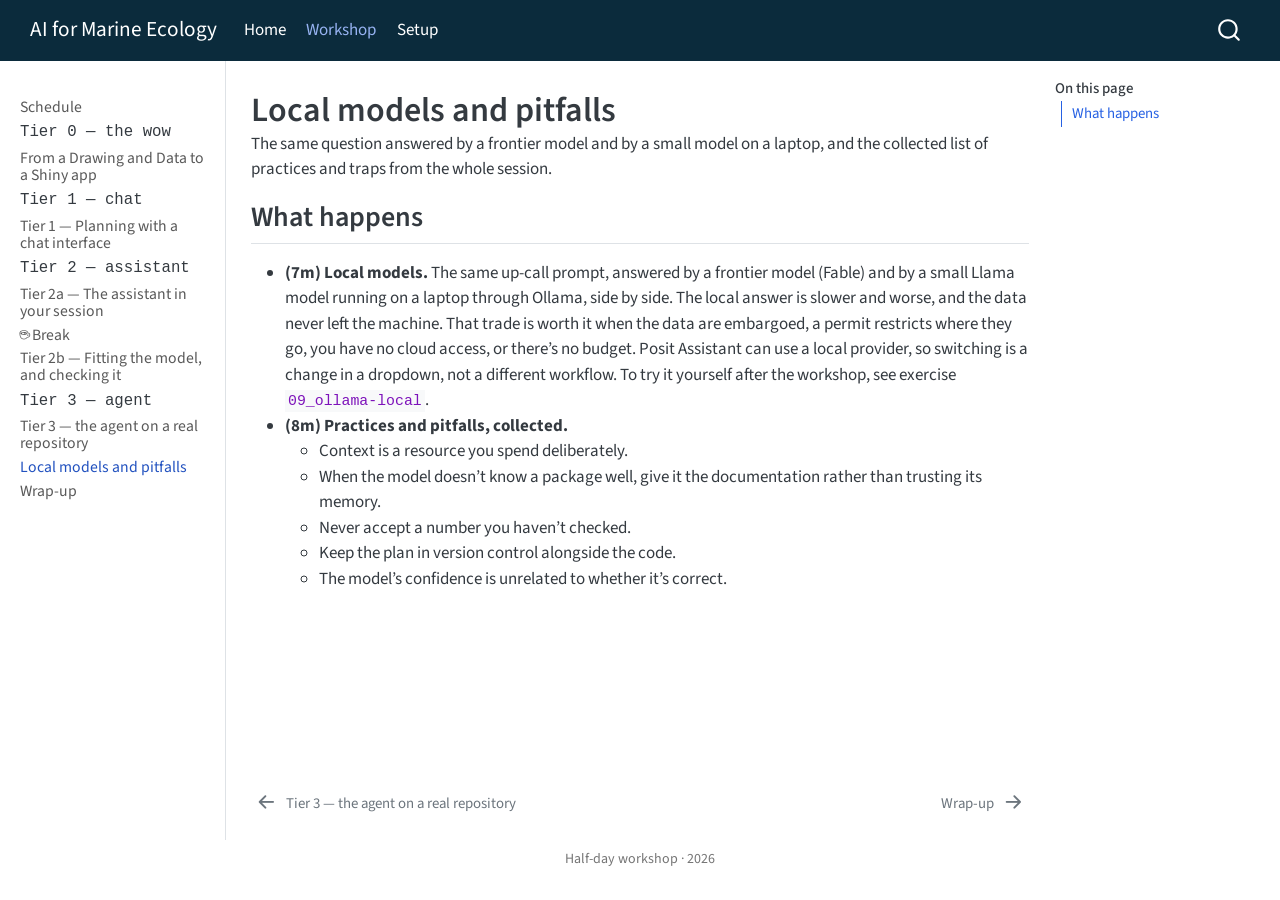
<file: workshop-08.html>
<!DOCTYPE html>
<html xmlns="http://www.w3.org/1999/xhtml" lang="en" xml:lang="en"><head>

<meta charset="utf-8">
<meta name="generator" content="quarto-1.7.31">

<meta name="viewport" content="width=device-width, initial-scale=1.0, user-scalable=yes">

<meta name="description" content="The same question answered by a frontier model and by a small model on a laptop, and the collected list of practices and traps from the whole session.">

<title>Local models and pitfalls – AI in Marine Ecological Data Analysis</title>
<style>
code{white-space: pre-wrap;}
span.smallcaps{font-variant: small-caps;}
div.columns{display: flex; gap: min(4vw, 1.5em);}
div.column{flex: auto; overflow-x: auto;}
div.hanging-indent{margin-left: 1.5em; text-indent: -1.5em;}
ul.task-list{list-style: none;}
ul.task-list li input[type="checkbox"] {
  width: 0.8em;
  margin: 0 0.8em 0.2em -1em; /* quarto-specific, see https://github.com/quarto-dev/quarto-cli/issues/4556 */ 
  vertical-align: middle;
}
</style>


<script src="site_libs/quarto-nav/quarto-nav.js"></script>
<script src="site_libs/quarto-nav/headroom.min.js"></script>
<script src="site_libs/clipboard/clipboard.min.js"></script>
<script src="site_libs/quarto-search/autocomplete.umd.js"></script>
<script src="site_libs/quarto-search/fuse.min.js"></script>
<script src="site_libs/quarto-search/quarto-search.js"></script>
<meta name="quarto:offset" content="./">
<link href="./workshop-09.html" rel="next">
<link href="./workshop-07.html" rel="prev">
<script src="site_libs/quarto-html/quarto.js" type="module"></script>
<script src="site_libs/quarto-html/tabsets/tabsets.js" type="module"></script>
<script src="site_libs/quarto-html/popper.min.js"></script>
<script src="site_libs/quarto-html/tippy.umd.min.js"></script>
<script src="site_libs/quarto-html/anchor.min.js"></script>
<link href="site_libs/quarto-html/tippy.css" rel="stylesheet">
<link href="site_libs/quarto-html/quarto-syntax-highlighting-e1a5c8363afafaef2c763b6775fbf3ca.css" rel="stylesheet" id="quarto-text-highlighting-styles">
<script src="site_libs/bootstrap/bootstrap.min.js"></script>
<link href="site_libs/bootstrap/bootstrap-icons.css" rel="stylesheet">
<link href="site_libs/bootstrap/bootstrap-69cc4cb84652681d4179ea001707d8a6.min.css" rel="stylesheet" append-hash="true" id="quarto-bootstrap" data-mode="light">
<script id="quarto-search-options" type="application/json">{
  "location": "navbar",
  "copy-button": false,
  "collapse-after": 3,
  "panel-placement": "end",
  "type": "overlay",
  "limit": 50,
  "keyboard-shortcut": [
    "f",
    "/",
    "s"
  ],
  "show-item-context": false,
  "language": {
    "search-no-results-text": "No results",
    "search-matching-documents-text": "matching documents",
    "search-copy-link-title": "Copy link to search",
    "search-hide-matches-text": "Hide additional matches",
    "search-more-match-text": "more match in this document",
    "search-more-matches-text": "more matches in this document",
    "search-clear-button-title": "Clear",
    "search-text-placeholder": "",
    "search-detached-cancel-button-title": "Cancel",
    "search-submit-button-title": "Submit",
    "search-label": "Search"
  }
}</script>


</head>

<body class="nav-sidebar docked nav-fixed quarto-light">

<div id="quarto-search-results"></div>
  <header id="quarto-header" class="headroom fixed-top">
    <nav class="navbar navbar-expand-lg " data-bs-theme="dark">
      <div class="navbar-container container-fluid">
      <div class="navbar-brand-container mx-auto">
    <a class="navbar-brand" href="./index.html">
    <span class="navbar-title">AI for Marine Ecology</span>
    </a>
  </div>
            <div id="quarto-search" class="" title="Search"></div>
          <button class="navbar-toggler" type="button" data-bs-toggle="collapse" data-bs-target="#navbarCollapse" aria-controls="navbarCollapse" role="menu" aria-expanded="false" aria-label="Toggle navigation" onclick="if (window.quartoToggleHeadroom) { window.quartoToggleHeadroom(); }">
  <span class="navbar-toggler-icon"></span>
</button>
          <div class="collapse navbar-collapse" id="navbarCollapse">
            <ul class="navbar-nav navbar-nav-scroll me-auto">
  <li class="nav-item">
    <a class="nav-link" href="./index.html"> 
<span class="menu-text">Home</span></a>
  </li>  
  <li class="nav-item">
    <a class="nav-link active" href="./workshop.html" aria-current="page"> 
<span class="menu-text">Workshop</span></a>
  </li>  
  <li class="nav-item">
    <a class="nav-link" href="./setup.html"> 
<span class="menu-text">Setup</span></a>
  </li>  
</ul>
          </div> <!-- /navcollapse -->
            <div class="quarto-navbar-tools">
</div>
      </div> <!-- /container-fluid -->
    </nav>
  <nav class="quarto-secondary-nav">
    <div class="container-fluid d-flex">
      <button type="button" class="quarto-btn-toggle btn" data-bs-toggle="collapse" role="button" data-bs-target=".quarto-sidebar-collapse-item" aria-controls="quarto-sidebar" aria-expanded="false" aria-label="Toggle sidebar navigation" onclick="if (window.quartoToggleHeadroom) { window.quartoToggleHeadroom(); }">
        <i class="bi bi-layout-text-sidebar-reverse"></i>
      </button>
        <nav class="quarto-page-breadcrumbs" aria-label="breadcrumb"><ol class="breadcrumb"><li class="breadcrumb-item"><a href="./workshop-08.html">Local models and pitfalls</a></li></ol></nav>
        <a class="flex-grow-1" role="navigation" data-bs-toggle="collapse" data-bs-target=".quarto-sidebar-collapse-item" aria-controls="quarto-sidebar" aria-expanded="false" aria-label="Toggle sidebar navigation" onclick="if (window.quartoToggleHeadroom) { window.quartoToggleHeadroom(); }">      
        </a>
    </div>
  </nav>
</header>
<!-- content -->
<div id="quarto-content" class="quarto-container page-columns page-rows-contents page-layout-article page-navbar">
<!-- sidebar -->
  <nav id="quarto-sidebar" class="sidebar collapse collapse-horizontal quarto-sidebar-collapse-item sidebar-navigation docked overflow-auto">
    <div class="sidebar-menu-container"> 
    <ul class="list-unstyled mt-1">
        <li class="sidebar-item">
  <div class="sidebar-item-container"> 
  <a href="./workshop.html" class="sidebar-item-text sidebar-link">
 <span class="menu-text">Schedule</span></a>
  </div>
</li>
        <li class="sidebar-item">
 <span class="menu-text"><div class="sidebar-divider font-monospace">Tier 0 — the wow</div></span>
  </li>
        <li class="sidebar-item">
  <div class="sidebar-item-container"> 
  <a href="./workshop-01.html" class="sidebar-item-text sidebar-link">
 <span class="menu-text">From a Drawing and Data to a Shiny app</span></a>
  </div>
</li>
        <li class="sidebar-item">
 <span class="menu-text"><div class="sidebar-divider font-monospace">Tier 1 — chat</div></span>
  </li>
        <li class="sidebar-item">
  <div class="sidebar-item-container"> 
  <a href="./workshop-02.html" class="sidebar-item-text sidebar-link">
 <span class="menu-text">Tier 1 — Planning with a chat interface</span></a>
  </div>
</li>
        <li class="sidebar-item">
 <span class="menu-text"><div class="sidebar-divider font-monospace">Tier 2 — assistant</div></span>
  </li>
        <li class="sidebar-item">
  <div class="sidebar-item-container"> 
  <a href="./workshop-04.html" class="sidebar-item-text sidebar-link">
 <span class="menu-text">Tier 2a — The assistant in your session</span></a>
  </div>
</li>
        <li class="sidebar-item">
  <div class="sidebar-item-container"> 
  <a href="./workshop-04b-break.html" class="sidebar-item-text sidebar-link">
 <span class="menu-text">☕ Break</span></a>
  </div>
</li>
        <li class="sidebar-item">
  <div class="sidebar-item-container"> 
  <a href="./workshop-05.html" class="sidebar-item-text sidebar-link">
 <span class="menu-text">Tier 2b — Fitting the model, and checking it</span></a>
  </div>
</li>
        <li class="sidebar-item">
 <span class="menu-text"><div class="sidebar-divider font-monospace">Tier 3 — agent</div></span>
  </li>
        <li class="sidebar-item">
  <div class="sidebar-item-container"> 
  <a href="./workshop-07.html" class="sidebar-item-text sidebar-link">
 <span class="menu-text">Tier 3 — the agent on a real repository</span></a>
  </div>
</li>
        <li class="sidebar-item">
  <div class="sidebar-item-container"> 
  <a href="./workshop-08.html" class="sidebar-item-text sidebar-link active">
 <span class="menu-text">Local models and pitfalls</span></a>
  </div>
</li>
        <li class="sidebar-item">
  <div class="sidebar-item-container"> 
  <a href="./workshop-09.html" class="sidebar-item-text sidebar-link">
 <span class="menu-text">Wrap-up</span></a>
  </div>
</li>
    </ul>
    </div>
</nav>
<div id="quarto-sidebar-glass" class="quarto-sidebar-collapse-item" data-bs-toggle="collapse" data-bs-target=".quarto-sidebar-collapse-item"></div>
<!-- margin-sidebar -->
    <div id="quarto-margin-sidebar" class="sidebar margin-sidebar">
        <nav id="TOC" role="doc-toc" class="toc-active">
    <h2 id="toc-title">On this page</h2>
   
  <ul>
  <li><a href="#what-happens" id="toc-what-happens" class="nav-link active" data-scroll-target="#what-happens">What happens</a></li>
  </ul>
</nav>
    </div>
<!-- main -->
<main class="content" id="quarto-document-content">

<header id="title-block-header" class="quarto-title-block default">
<div class="quarto-title">
<h1 class="title">Local models and pitfalls</h1>
</div>

<div>
  <div class="description">
    The same question answered by a frontier model and by a small model on a laptop, and the collected list of practices and traps from the whole session.
  </div>
</div>


<div class="quarto-title-meta">

    
  
    
  </div>
  


</header>


<section id="what-happens" class="level2">
<h2 class="anchored" data-anchor-id="what-happens">What happens</h2>
<ul>
<li><strong>(7m) Local models.</strong> The same up-call prompt, answered by a frontier model (Fable) and by a small Llama model running on a laptop through Ollama, side by side. The local answer is slower and worse, and the data never left the machine. That trade is worth it when the data are embargoed, a permit restricts where they go, you have no cloud access, or there’s no budget. Posit Assistant can use a local provider, so switching is a change in a dropdown, not a different workflow. To try it yourself after the workshop, see exercise <code>09_ollama-local</code>.</li>
<li><strong>(8m) Practices and pitfalls, collected.</strong>
<ul>
<li>Context is a resource you spend deliberately.</li>
<li>When the model doesn’t know a package well, give it the documentation rather than trusting its memory.</li>
<li>Never accept a number you haven’t checked.</li>
<li>Keep the plan in version control alongside the code.</li>
<li>The model’s confidence is unrelated to whether it’s correct.</li>
</ul></li>
</ul>


</section>

</main> <!-- /main -->
<script id="quarto-html-after-body" type="application/javascript">
  window.document.addEventListener("DOMContentLoaded", function (event) {
    const icon = "";
    const anchorJS = new window.AnchorJS();
    anchorJS.options = {
      placement: 'right',
      icon: icon
    };
    anchorJS.add('.anchored');
    const isCodeAnnotation = (el) => {
      for (const clz of el.classList) {
        if (clz.startsWith('code-annotation-')) {                     
          return true;
        }
      }
      return false;
    }
    const onCopySuccess = function(e) {
      // button target
      const button = e.trigger;
      // don't keep focus
      button.blur();
      // flash "checked"
      button.classList.add('code-copy-button-checked');
      var currentTitle = button.getAttribute("title");
      button.setAttribute("title", "Copied!");
      let tooltip;
      if (window.bootstrap) {
        button.setAttribute("data-bs-toggle", "tooltip");
        button.setAttribute("data-bs-placement", "left");
        button.setAttribute("data-bs-title", "Copied!");
        tooltip = new bootstrap.Tooltip(button, 
          { trigger: "manual", 
            customClass: "code-copy-button-tooltip",
            offset: [0, -8]});
        tooltip.show();    
      }
      setTimeout(function() {
        if (tooltip) {
          tooltip.hide();
          button.removeAttribute("data-bs-title");
          button.removeAttribute("data-bs-toggle");
          button.removeAttribute("data-bs-placement");
        }
        button.setAttribute("title", currentTitle);
        button.classList.remove('code-copy-button-checked');
      }, 1000);
      // clear code selection
      e.clearSelection();
    }
    const getTextToCopy = function(trigger) {
        const codeEl = trigger.previousElementSibling.cloneNode(true);
        for (const childEl of codeEl.children) {
          if (isCodeAnnotation(childEl)) {
            childEl.remove();
          }
        }
        return codeEl.innerText;
    }
    const clipboard = new window.ClipboardJS('.code-copy-button:not([data-in-quarto-modal])', {
      text: getTextToCopy
    });
    clipboard.on('success', onCopySuccess);
    if (window.document.getElementById('quarto-embedded-source-code-modal')) {
      const clipboardModal = new window.ClipboardJS('.code-copy-button[data-in-quarto-modal]', {
        text: getTextToCopy,
        container: window.document.getElementById('quarto-embedded-source-code-modal')
      });
      clipboardModal.on('success', onCopySuccess);
    }
      var localhostRegex = new RegExp(/^(?:http|https):\/\/localhost\:?[0-9]*\//);
      var mailtoRegex = new RegExp(/^mailto:/);
        var filterRegex = new RegExp('/' + window.location.host + '/');
      var isInternal = (href) => {
          return filterRegex.test(href) || localhostRegex.test(href) || mailtoRegex.test(href);
      }
      // Inspect non-navigation links and adorn them if external
     var links = window.document.querySelectorAll('a[href]:not(.nav-link):not(.navbar-brand):not(.toc-action):not(.sidebar-link):not(.sidebar-item-toggle):not(.pagination-link):not(.no-external):not([aria-hidden]):not(.dropdown-item):not(.quarto-navigation-tool):not(.about-link)');
      for (var i=0; i<links.length; i++) {
        const link = links[i];
        if (!isInternal(link.href)) {
          // undo the damage that might have been done by quarto-nav.js in the case of
          // links that we want to consider external
          if (link.dataset.originalHref !== undefined) {
            link.href = link.dataset.originalHref;
          }
        }
      }
    function tippyHover(el, contentFn, onTriggerFn, onUntriggerFn) {
      const config = {
        allowHTML: true,
        maxWidth: 500,
        delay: 100,
        arrow: false,
        appendTo: function(el) {
            return el.parentElement;
        },
        interactive: true,
        interactiveBorder: 10,
        theme: 'quarto',
        placement: 'bottom-start',
      };
      if (contentFn) {
        config.content = contentFn;
      }
      if (onTriggerFn) {
        config.onTrigger = onTriggerFn;
      }
      if (onUntriggerFn) {
        config.onUntrigger = onUntriggerFn;
      }
      window.tippy(el, config); 
    }
    const noterefs = window.document.querySelectorAll('a[role="doc-noteref"]');
    for (var i=0; i<noterefs.length; i++) {
      const ref = noterefs[i];
      tippyHover(ref, function() {
        // use id or data attribute instead here
        let href = ref.getAttribute('data-footnote-href') || ref.getAttribute('href');
        try { href = new URL(href).hash; } catch {}
        const id = href.replace(/^#\/?/, "");
        const note = window.document.getElementById(id);
        if (note) {
          return note.innerHTML;
        } else {
          return "";
        }
      });
    }
    const xrefs = window.document.querySelectorAll('a.quarto-xref');
    const processXRef = (id, note) => {
      // Strip column container classes
      const stripColumnClz = (el) => {
        el.classList.remove("page-full", "page-columns");
        if (el.children) {
          for (const child of el.children) {
            stripColumnClz(child);
          }
        }
      }
      stripColumnClz(note)
      if (id === null || id.startsWith('sec-')) {
        // Special case sections, only their first couple elements
        const container = document.createElement("div");
        if (note.children && note.children.length > 2) {
          container.appendChild(note.children[0].cloneNode(true));
          for (let i = 1; i < note.children.length; i++) {
            const child = note.children[i];
            if (child.tagName === "P" && child.innerText === "") {
              continue;
            } else {
              container.appendChild(child.cloneNode(true));
              break;
            }
          }
          if (window.Quarto?.typesetMath) {
            window.Quarto.typesetMath(container);
          }
          return container.innerHTML
        } else {
          if (window.Quarto?.typesetMath) {
            window.Quarto.typesetMath(note);
          }
          return note.innerHTML;
        }
      } else {
        // Remove any anchor links if they are present
        const anchorLink = note.querySelector('a.anchorjs-link');
        if (anchorLink) {
          anchorLink.remove();
        }
        if (window.Quarto?.typesetMath) {
          window.Quarto.typesetMath(note);
        }
        if (note.classList.contains("callout")) {
          return note.outerHTML;
        } else {
          return note.innerHTML;
        }
      }
    }
    for (var i=0; i<xrefs.length; i++) {
      const xref = xrefs[i];
      tippyHover(xref, undefined, function(instance) {
        instance.disable();
        let url = xref.getAttribute('href');
        let hash = undefined; 
        if (url.startsWith('#')) {
          hash = url;
        } else {
          try { hash = new URL(url).hash; } catch {}
        }
        if (hash) {
          const id = hash.replace(/^#\/?/, "");
          const note = window.document.getElementById(id);
          if (note !== null) {
            try {
              const html = processXRef(id, note.cloneNode(true));
              instance.setContent(html);
            } finally {
              instance.enable();
              instance.show();
            }
          } else {
            // See if we can fetch this
            fetch(url.split('#')[0])
            .then(res => res.text())
            .then(html => {
              const parser = new DOMParser();
              const htmlDoc = parser.parseFromString(html, "text/html");
              const note = htmlDoc.getElementById(id);
              if (note !== null) {
                const html = processXRef(id, note);
                instance.setContent(html);
              } 
            }).finally(() => {
              instance.enable();
              instance.show();
            });
          }
        } else {
          // See if we can fetch a full url (with no hash to target)
          // This is a special case and we should probably do some content thinning / targeting
          fetch(url)
          .then(res => res.text())
          .then(html => {
            const parser = new DOMParser();
            const htmlDoc = parser.parseFromString(html, "text/html");
            const note = htmlDoc.querySelector('main.content');
            if (note !== null) {
              // This should only happen for chapter cross references
              // (since there is no id in the URL)
              // remove the first header
              if (note.children.length > 0 && note.children[0].tagName === "HEADER") {
                note.children[0].remove();
              }
              const html = processXRef(null, note);
              instance.setContent(html);
            } 
          }).finally(() => {
            instance.enable();
            instance.show();
          });
        }
      }, function(instance) {
      });
    }
        let selectedAnnoteEl;
        const selectorForAnnotation = ( cell, annotation) => {
          let cellAttr = 'data-code-cell="' + cell + '"';
          let lineAttr = 'data-code-annotation="' +  annotation + '"';
          const selector = 'span[' + cellAttr + '][' + lineAttr + ']';
          return selector;
        }
        const selectCodeLines = (annoteEl) => {
          const doc = window.document;
          const targetCell = annoteEl.getAttribute("data-target-cell");
          const targetAnnotation = annoteEl.getAttribute("data-target-annotation");
          const annoteSpan = window.document.querySelector(selectorForAnnotation(targetCell, targetAnnotation));
          const lines = annoteSpan.getAttribute("data-code-lines").split(",");
          const lineIds = lines.map((line) => {
            return targetCell + "-" + line;
          })
          let top = null;
          let height = null;
          let parent = null;
          if (lineIds.length > 0) {
              //compute the position of the single el (top and bottom and make a div)
              const el = window.document.getElementById(lineIds[0]);
              top = el.offsetTop;
              height = el.offsetHeight;
              parent = el.parentElement.parentElement;
            if (lineIds.length > 1) {
              const lastEl = window.document.getElementById(lineIds[lineIds.length - 1]);
              const bottom = lastEl.offsetTop + lastEl.offsetHeight;
              height = bottom - top;
            }
            if (top !== null && height !== null && parent !== null) {
              // cook up a div (if necessary) and position it 
              let div = window.document.getElementById("code-annotation-line-highlight");
              if (div === null) {
                div = window.document.createElement("div");
                div.setAttribute("id", "code-annotation-line-highlight");
                div.style.position = 'absolute';
                parent.appendChild(div);
              }
              div.style.top = top - 2 + "px";
              div.style.height = height + 4 + "px";
              div.style.left = 0;
              let gutterDiv = window.document.getElementById("code-annotation-line-highlight-gutter");
              if (gutterDiv === null) {
                gutterDiv = window.document.createElement("div");
                gutterDiv.setAttribute("id", "code-annotation-line-highlight-gutter");
                gutterDiv.style.position = 'absolute';
                const codeCell = window.document.getElementById(targetCell);
                const gutter = codeCell.querySelector('.code-annotation-gutter');
                gutter.appendChild(gutterDiv);
              }
              gutterDiv.style.top = top - 2 + "px";
              gutterDiv.style.height = height + 4 + "px";
            }
            selectedAnnoteEl = annoteEl;
          }
        };
        const unselectCodeLines = () => {
          const elementsIds = ["code-annotation-line-highlight", "code-annotation-line-highlight-gutter"];
          elementsIds.forEach((elId) => {
            const div = window.document.getElementById(elId);
            if (div) {
              div.remove();
            }
          });
          selectedAnnoteEl = undefined;
        };
          // Handle positioning of the toggle
      window.addEventListener(
        "resize",
        throttle(() => {
          elRect = undefined;
          if (selectedAnnoteEl) {
            selectCodeLines(selectedAnnoteEl);
          }
        }, 10)
      );
      function throttle(fn, ms) {
      let throttle = false;
      let timer;
        return (...args) => {
          if(!throttle) { // first call gets through
              fn.apply(this, args);
              throttle = true;
          } else { // all the others get throttled
              if(timer) clearTimeout(timer); // cancel #2
              timer = setTimeout(() => {
                fn.apply(this, args);
                timer = throttle = false;
              }, ms);
          }
        };
      }
        // Attach click handler to the DT
        const annoteDls = window.document.querySelectorAll('dt[data-target-cell]');
        for (const annoteDlNode of annoteDls) {
          annoteDlNode.addEventListener('click', (event) => {
            const clickedEl = event.target;
            if (clickedEl !== selectedAnnoteEl) {
              unselectCodeLines();
              const activeEl = window.document.querySelector('dt[data-target-cell].code-annotation-active');
              if (activeEl) {
                activeEl.classList.remove('code-annotation-active');
              }
              selectCodeLines(clickedEl);
              clickedEl.classList.add('code-annotation-active');
            } else {
              // Unselect the line
              unselectCodeLines();
              clickedEl.classList.remove('code-annotation-active');
            }
          });
        }
    const findCites = (el) => {
      const parentEl = el.parentElement;
      if (parentEl) {
        const cites = parentEl.dataset.cites;
        if (cites) {
          return {
            el,
            cites: cites.split(' ')
          };
        } else {
          return findCites(el.parentElement)
        }
      } else {
        return undefined;
      }
    };
    var bibliorefs = window.document.querySelectorAll('a[role="doc-biblioref"]');
    for (var i=0; i<bibliorefs.length; i++) {
      const ref = bibliorefs[i];
      const citeInfo = findCites(ref);
      if (citeInfo) {
        tippyHover(citeInfo.el, function() {
          var popup = window.document.createElement('div');
          citeInfo.cites.forEach(function(cite) {
            var citeDiv = window.document.createElement('div');
            citeDiv.classList.add('hanging-indent');
            citeDiv.classList.add('csl-entry');
            var biblioDiv = window.document.getElementById('ref-' + cite);
            if (biblioDiv) {
              citeDiv.innerHTML = biblioDiv.innerHTML;
            }
            popup.appendChild(citeDiv);
          });
          return popup.innerHTML;
        });
      }
    }
  });
  </script>
<nav class="page-navigation">
  <div class="nav-page nav-page-previous">
      <a href="./workshop-07.html" class="pagination-link" aria-label="Tier 3 — the agent on a real repository">
        <i class="bi bi-arrow-left-short"></i> <span class="nav-page-text">Tier 3 — the agent on a real repository</span>
      </a>          
  </div>
  <div class="nav-page nav-page-next">
      <a href="./workshop-09.html" class="pagination-link" aria-label="Wrap-up">
        <span class="nav-page-text">Wrap-up</span> <i class="bi bi-arrow-right-short"></i>
      </a>
  </div>
</nav>
</div> <!-- /content -->
<footer class="footer">
  <div class="nav-footer">
    <div class="nav-footer-left">
      &nbsp;
    </div>   
    <div class="nav-footer-center">
<p>Half-day workshop · 2026</p>
</div>
    <div class="nav-footer-right">
      &nbsp;
    </div>
  </div>
</footer>




</body></html>
</file>
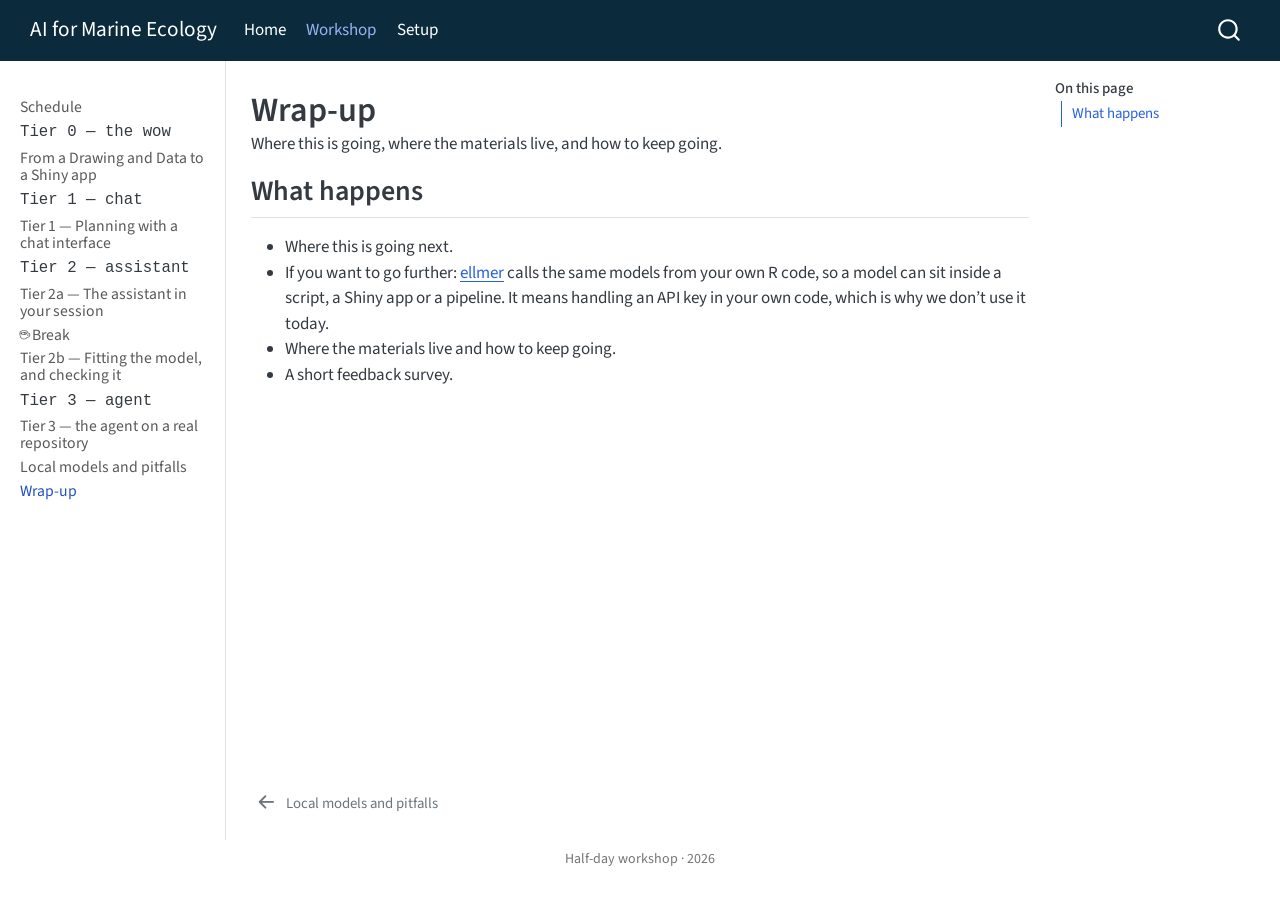
<file: workshop-09.html>
<!DOCTYPE html>
<html xmlns="http://www.w3.org/1999/xhtml" lang="en" xml:lang="en"><head>

<meta charset="utf-8">
<meta name="generator" content="quarto-1.7.31">

<meta name="viewport" content="width=device-width, initial-scale=1.0, user-scalable=yes">

<meta name="description" content="Where this is going, where the materials live, and how to keep going.">

<title>Wrap-up – AI in Marine Ecological Data Analysis</title>
<style>
code{white-space: pre-wrap;}
span.smallcaps{font-variant: small-caps;}
div.columns{display: flex; gap: min(4vw, 1.5em);}
div.column{flex: auto; overflow-x: auto;}
div.hanging-indent{margin-left: 1.5em; text-indent: -1.5em;}
ul.task-list{list-style: none;}
ul.task-list li input[type="checkbox"] {
  width: 0.8em;
  margin: 0 0.8em 0.2em -1em; /* quarto-specific, see https://github.com/quarto-dev/quarto-cli/issues/4556 */ 
  vertical-align: middle;
}
</style>


<script src="site_libs/quarto-nav/quarto-nav.js"></script>
<script src="site_libs/quarto-nav/headroom.min.js"></script>
<script src="site_libs/clipboard/clipboard.min.js"></script>
<script src="site_libs/quarto-search/autocomplete.umd.js"></script>
<script src="site_libs/quarto-search/fuse.min.js"></script>
<script src="site_libs/quarto-search/quarto-search.js"></script>
<meta name="quarto:offset" content="./">
<link href="./workshop-08.html" rel="prev">
<script src="site_libs/quarto-html/quarto.js" type="module"></script>
<script src="site_libs/quarto-html/tabsets/tabsets.js" type="module"></script>
<script src="site_libs/quarto-html/popper.min.js"></script>
<script src="site_libs/quarto-html/tippy.umd.min.js"></script>
<script src="site_libs/quarto-html/anchor.min.js"></script>
<link href="site_libs/quarto-html/tippy.css" rel="stylesheet">
<link href="site_libs/quarto-html/quarto-syntax-highlighting-e1a5c8363afafaef2c763b6775fbf3ca.css" rel="stylesheet" id="quarto-text-highlighting-styles">
<script src="site_libs/bootstrap/bootstrap.min.js"></script>
<link href="site_libs/bootstrap/bootstrap-icons.css" rel="stylesheet">
<link href="site_libs/bootstrap/bootstrap-69cc4cb84652681d4179ea001707d8a6.min.css" rel="stylesheet" append-hash="true" id="quarto-bootstrap" data-mode="light">
<script id="quarto-search-options" type="application/json">{
  "location": "navbar",
  "copy-button": false,
  "collapse-after": 3,
  "panel-placement": "end",
  "type": "overlay",
  "limit": 50,
  "keyboard-shortcut": [
    "f",
    "/",
    "s"
  ],
  "show-item-context": false,
  "language": {
    "search-no-results-text": "No results",
    "search-matching-documents-text": "matching documents",
    "search-copy-link-title": "Copy link to search",
    "search-hide-matches-text": "Hide additional matches",
    "search-more-match-text": "more match in this document",
    "search-more-matches-text": "more matches in this document",
    "search-clear-button-title": "Clear",
    "search-text-placeholder": "",
    "search-detached-cancel-button-title": "Cancel",
    "search-submit-button-title": "Submit",
    "search-label": "Search"
  }
}</script>


</head>

<body class="nav-sidebar docked nav-fixed quarto-light">

<div id="quarto-search-results"></div>
  <header id="quarto-header" class="headroom fixed-top">
    <nav class="navbar navbar-expand-lg " data-bs-theme="dark">
      <div class="navbar-container container-fluid">
      <div class="navbar-brand-container mx-auto">
    <a class="navbar-brand" href="./index.html">
    <span class="navbar-title">AI for Marine Ecology</span>
    </a>
  </div>
            <div id="quarto-search" class="" title="Search"></div>
          <button class="navbar-toggler" type="button" data-bs-toggle="collapse" data-bs-target="#navbarCollapse" aria-controls="navbarCollapse" role="menu" aria-expanded="false" aria-label="Toggle navigation" onclick="if (window.quartoToggleHeadroom) { window.quartoToggleHeadroom(); }">
  <span class="navbar-toggler-icon"></span>
</button>
          <div class="collapse navbar-collapse" id="navbarCollapse">
            <ul class="navbar-nav navbar-nav-scroll me-auto">
  <li class="nav-item">
    <a class="nav-link" href="./index.html"> 
<span class="menu-text">Home</span></a>
  </li>  
  <li class="nav-item">
    <a class="nav-link active" href="./workshop.html" aria-current="page"> 
<span class="menu-text">Workshop</span></a>
  </li>  
  <li class="nav-item">
    <a class="nav-link" href="./setup.html"> 
<span class="menu-text">Setup</span></a>
  </li>  
</ul>
          </div> <!-- /navcollapse -->
            <div class="quarto-navbar-tools">
</div>
      </div> <!-- /container-fluid -->
    </nav>
  <nav class="quarto-secondary-nav">
    <div class="container-fluid d-flex">
      <button type="button" class="quarto-btn-toggle btn" data-bs-toggle="collapse" role="button" data-bs-target=".quarto-sidebar-collapse-item" aria-controls="quarto-sidebar" aria-expanded="false" aria-label="Toggle sidebar navigation" onclick="if (window.quartoToggleHeadroom) { window.quartoToggleHeadroom(); }">
        <i class="bi bi-layout-text-sidebar-reverse"></i>
      </button>
        <nav class="quarto-page-breadcrumbs" aria-label="breadcrumb"><ol class="breadcrumb"><li class="breadcrumb-item"><a href="./workshop-09.html">Wrap-up</a></li></ol></nav>
        <a class="flex-grow-1" role="navigation" data-bs-toggle="collapse" data-bs-target=".quarto-sidebar-collapse-item" aria-controls="quarto-sidebar" aria-expanded="false" aria-label="Toggle sidebar navigation" onclick="if (window.quartoToggleHeadroom) { window.quartoToggleHeadroom(); }">      
        </a>
    </div>
  </nav>
</header>
<!-- content -->
<div id="quarto-content" class="quarto-container page-columns page-rows-contents page-layout-article page-navbar">
<!-- sidebar -->
  <nav id="quarto-sidebar" class="sidebar collapse collapse-horizontal quarto-sidebar-collapse-item sidebar-navigation docked overflow-auto">
    <div class="sidebar-menu-container"> 
    <ul class="list-unstyled mt-1">
        <li class="sidebar-item">
  <div class="sidebar-item-container"> 
  <a href="./workshop.html" class="sidebar-item-text sidebar-link">
 <span class="menu-text">Schedule</span></a>
  </div>
</li>
        <li class="sidebar-item">
 <span class="menu-text"><div class="sidebar-divider font-monospace">Tier 0 — the wow</div></span>
  </li>
        <li class="sidebar-item">
  <div class="sidebar-item-container"> 
  <a href="./workshop-01.html" class="sidebar-item-text sidebar-link">
 <span class="menu-text">From a Drawing and Data to a Shiny app</span></a>
  </div>
</li>
        <li class="sidebar-item">
 <span class="menu-text"><div class="sidebar-divider font-monospace">Tier 1 — chat</div></span>
  </li>
        <li class="sidebar-item">
  <div class="sidebar-item-container"> 
  <a href="./workshop-02.html" class="sidebar-item-text sidebar-link">
 <span class="menu-text">Tier 1 — Planning with a chat interface</span></a>
  </div>
</li>
        <li class="sidebar-item">
 <span class="menu-text"><div class="sidebar-divider font-monospace">Tier 2 — assistant</div></span>
  </li>
        <li class="sidebar-item">
  <div class="sidebar-item-container"> 
  <a href="./workshop-04.html" class="sidebar-item-text sidebar-link">
 <span class="menu-text">Tier 2a — The assistant in your session</span></a>
  </div>
</li>
        <li class="sidebar-item">
  <div class="sidebar-item-container"> 
  <a href="./workshop-04b-break.html" class="sidebar-item-text sidebar-link">
 <span class="menu-text">☕ Break</span></a>
  </div>
</li>
        <li class="sidebar-item">
  <div class="sidebar-item-container"> 
  <a href="./workshop-05.html" class="sidebar-item-text sidebar-link">
 <span class="menu-text">Tier 2b — Fitting the model, and checking it</span></a>
  </div>
</li>
        <li class="sidebar-item">
 <span class="menu-text"><div class="sidebar-divider font-monospace">Tier 3 — agent</div></span>
  </li>
        <li class="sidebar-item">
  <div class="sidebar-item-container"> 
  <a href="./workshop-07.html" class="sidebar-item-text sidebar-link">
 <span class="menu-text">Tier 3 — the agent on a real repository</span></a>
  </div>
</li>
        <li class="sidebar-item">
  <div class="sidebar-item-container"> 
  <a href="./workshop-08.html" class="sidebar-item-text sidebar-link">
 <span class="menu-text">Local models and pitfalls</span></a>
  </div>
</li>
        <li class="sidebar-item">
  <div class="sidebar-item-container"> 
  <a href="./workshop-09.html" class="sidebar-item-text sidebar-link active">
 <span class="menu-text">Wrap-up</span></a>
  </div>
</li>
    </ul>
    </div>
</nav>
<div id="quarto-sidebar-glass" class="quarto-sidebar-collapse-item" data-bs-toggle="collapse" data-bs-target=".quarto-sidebar-collapse-item"></div>
<!-- margin-sidebar -->
    <div id="quarto-margin-sidebar" class="sidebar margin-sidebar">
        <nav id="TOC" role="doc-toc" class="toc-active">
    <h2 id="toc-title">On this page</h2>
   
  <ul>
  <li><a href="#what-happens" id="toc-what-happens" class="nav-link active" data-scroll-target="#what-happens">What happens</a></li>
  </ul>
</nav>
    </div>
<!-- main -->
<main class="content" id="quarto-document-content">

<header id="title-block-header" class="quarto-title-block default">
<div class="quarto-title">
<h1 class="title">Wrap-up</h1>
</div>

<div>
  <div class="description">
    Where this is going, where the materials live, and how to keep going.
  </div>
</div>


<div class="quarto-title-meta">

    
  
    
  </div>
  


</header>


<section id="what-happens" class="level2">
<h2 class="anchored" data-anchor-id="what-happens">What happens</h2>
<ul>
<li>Where this is going next.</li>
<li>If you want to go further: <a href="https://ellmer.tidyverse.org">ellmer</a> calls the same models from your own R code, so a model can sit inside a script, a Shiny app or a pipeline. It means handling an API key in your own code, which is why we don’t use it today.</li>
<li>Where the materials live and how to keep going.</li>
<li>A short feedback survey.</li>
</ul>


</section>

</main> <!-- /main -->
<script id="quarto-html-after-body" type="application/javascript">
  window.document.addEventListener("DOMContentLoaded", function (event) {
    const icon = "";
    const anchorJS = new window.AnchorJS();
    anchorJS.options = {
      placement: 'right',
      icon: icon
    };
    anchorJS.add('.anchored');
    const isCodeAnnotation = (el) => {
      for (const clz of el.classList) {
        if (clz.startsWith('code-annotation-')) {                     
          return true;
        }
      }
      return false;
    }
    const onCopySuccess = function(e) {
      // button target
      const button = e.trigger;
      // don't keep focus
      button.blur();
      // flash "checked"
      button.classList.add('code-copy-button-checked');
      var currentTitle = button.getAttribute("title");
      button.setAttribute("title", "Copied!");
      let tooltip;
      if (window.bootstrap) {
        button.setAttribute("data-bs-toggle", "tooltip");
        button.setAttribute("data-bs-placement", "left");
        button.setAttribute("data-bs-title", "Copied!");
        tooltip = new bootstrap.Tooltip(button, 
          { trigger: "manual", 
            customClass: "code-copy-button-tooltip",
            offset: [0, -8]});
        tooltip.show();    
      }
      setTimeout(function() {
        if (tooltip) {
          tooltip.hide();
          button.removeAttribute("data-bs-title");
          button.removeAttribute("data-bs-toggle");
          button.removeAttribute("data-bs-placement");
        }
        button.setAttribute("title", currentTitle);
        button.classList.remove('code-copy-button-checked');
      }, 1000);
      // clear code selection
      e.clearSelection();
    }
    const getTextToCopy = function(trigger) {
        const codeEl = trigger.previousElementSibling.cloneNode(true);
        for (const childEl of codeEl.children) {
          if (isCodeAnnotation(childEl)) {
            childEl.remove();
          }
        }
        return codeEl.innerText;
    }
    const clipboard = new window.ClipboardJS('.code-copy-button:not([data-in-quarto-modal])', {
      text: getTextToCopy
    });
    clipboard.on('success', onCopySuccess);
    if (window.document.getElementById('quarto-embedded-source-code-modal')) {
      const clipboardModal = new window.ClipboardJS('.code-copy-button[data-in-quarto-modal]', {
        text: getTextToCopy,
        container: window.document.getElementById('quarto-embedded-source-code-modal')
      });
      clipboardModal.on('success', onCopySuccess);
    }
      var localhostRegex = new RegExp(/^(?:http|https):\/\/localhost\:?[0-9]*\//);
      var mailtoRegex = new RegExp(/^mailto:/);
        var filterRegex = new RegExp('/' + window.location.host + '/');
      var isInternal = (href) => {
          return filterRegex.test(href) || localhostRegex.test(href) || mailtoRegex.test(href);
      }
      // Inspect non-navigation links and adorn them if external
     var links = window.document.querySelectorAll('a[href]:not(.nav-link):not(.navbar-brand):not(.toc-action):not(.sidebar-link):not(.sidebar-item-toggle):not(.pagination-link):not(.no-external):not([aria-hidden]):not(.dropdown-item):not(.quarto-navigation-tool):not(.about-link)');
      for (var i=0; i<links.length; i++) {
        const link = links[i];
        if (!isInternal(link.href)) {
          // undo the damage that might have been done by quarto-nav.js in the case of
          // links that we want to consider external
          if (link.dataset.originalHref !== undefined) {
            link.href = link.dataset.originalHref;
          }
        }
      }
    function tippyHover(el, contentFn, onTriggerFn, onUntriggerFn) {
      const config = {
        allowHTML: true,
        maxWidth: 500,
        delay: 100,
        arrow: false,
        appendTo: function(el) {
            return el.parentElement;
        },
        interactive: true,
        interactiveBorder: 10,
        theme: 'quarto',
        placement: 'bottom-start',
      };
      if (contentFn) {
        config.content = contentFn;
      }
      if (onTriggerFn) {
        config.onTrigger = onTriggerFn;
      }
      if (onUntriggerFn) {
        config.onUntrigger = onUntriggerFn;
      }
      window.tippy(el, config); 
    }
    const noterefs = window.document.querySelectorAll('a[role="doc-noteref"]');
    for (var i=0; i<noterefs.length; i++) {
      const ref = noterefs[i];
      tippyHover(ref, function() {
        // use id or data attribute instead here
        let href = ref.getAttribute('data-footnote-href') || ref.getAttribute('href');
        try { href = new URL(href).hash; } catch {}
        const id = href.replace(/^#\/?/, "");
        const note = window.document.getElementById(id);
        if (note) {
          return note.innerHTML;
        } else {
          return "";
        }
      });
    }
    const xrefs = window.document.querySelectorAll('a.quarto-xref');
    const processXRef = (id, note) => {
      // Strip column container classes
      const stripColumnClz = (el) => {
        el.classList.remove("page-full", "page-columns");
        if (el.children) {
          for (const child of el.children) {
            stripColumnClz(child);
          }
        }
      }
      stripColumnClz(note)
      if (id === null || id.startsWith('sec-')) {
        // Special case sections, only their first couple elements
        const container = document.createElement("div");
        if (note.children && note.children.length > 2) {
          container.appendChild(note.children[0].cloneNode(true));
          for (let i = 1; i < note.children.length; i++) {
            const child = note.children[i];
            if (child.tagName === "P" && child.innerText === "") {
              continue;
            } else {
              container.appendChild(child.cloneNode(true));
              break;
            }
          }
          if (window.Quarto?.typesetMath) {
            window.Quarto.typesetMath(container);
          }
          return container.innerHTML
        } else {
          if (window.Quarto?.typesetMath) {
            window.Quarto.typesetMath(note);
          }
          return note.innerHTML;
        }
      } else {
        // Remove any anchor links if they are present
        const anchorLink = note.querySelector('a.anchorjs-link');
        if (anchorLink) {
          anchorLink.remove();
        }
        if (window.Quarto?.typesetMath) {
          window.Quarto.typesetMath(note);
        }
        if (note.classList.contains("callout")) {
          return note.outerHTML;
        } else {
          return note.innerHTML;
        }
      }
    }
    for (var i=0; i<xrefs.length; i++) {
      const xref = xrefs[i];
      tippyHover(xref, undefined, function(instance) {
        instance.disable();
        let url = xref.getAttribute('href');
        let hash = undefined; 
        if (url.startsWith('#')) {
          hash = url;
        } else {
          try { hash = new URL(url).hash; } catch {}
        }
        if (hash) {
          const id = hash.replace(/^#\/?/, "");
          const note = window.document.getElementById(id);
          if (note !== null) {
            try {
              const html = processXRef(id, note.cloneNode(true));
              instance.setContent(html);
            } finally {
              instance.enable();
              instance.show();
            }
          } else {
            // See if we can fetch this
            fetch(url.split('#')[0])
            .then(res => res.text())
            .then(html => {
              const parser = new DOMParser();
              const htmlDoc = parser.parseFromString(html, "text/html");
              const note = htmlDoc.getElementById(id);
              if (note !== null) {
                const html = processXRef(id, note);
                instance.setContent(html);
              } 
            }).finally(() => {
              instance.enable();
              instance.show();
            });
          }
        } else {
          // See if we can fetch a full url (with no hash to target)
          // This is a special case and we should probably do some content thinning / targeting
          fetch(url)
          .then(res => res.text())
          .then(html => {
            const parser = new DOMParser();
            const htmlDoc = parser.parseFromString(html, "text/html");
            const note = htmlDoc.querySelector('main.content');
            if (note !== null) {
              // This should only happen for chapter cross references
              // (since there is no id in the URL)
              // remove the first header
              if (note.children.length > 0 && note.children[0].tagName === "HEADER") {
                note.children[0].remove();
              }
              const html = processXRef(null, note);
              instance.setContent(html);
            } 
          }).finally(() => {
            instance.enable();
            instance.show();
          });
        }
      }, function(instance) {
      });
    }
        let selectedAnnoteEl;
        const selectorForAnnotation = ( cell, annotation) => {
          let cellAttr = 'data-code-cell="' + cell + '"';
          let lineAttr = 'data-code-annotation="' +  annotation + '"';
          const selector = 'span[' + cellAttr + '][' + lineAttr + ']';
          return selector;
        }
        const selectCodeLines = (annoteEl) => {
          const doc = window.document;
          const targetCell = annoteEl.getAttribute("data-target-cell");
          const targetAnnotation = annoteEl.getAttribute("data-target-annotation");
          const annoteSpan = window.document.querySelector(selectorForAnnotation(targetCell, targetAnnotation));
          const lines = annoteSpan.getAttribute("data-code-lines").split(",");
          const lineIds = lines.map((line) => {
            return targetCell + "-" + line;
          })
          let top = null;
          let height = null;
          let parent = null;
          if (lineIds.length > 0) {
              //compute the position of the single el (top and bottom and make a div)
              const el = window.document.getElementById(lineIds[0]);
              top = el.offsetTop;
              height = el.offsetHeight;
              parent = el.parentElement.parentElement;
            if (lineIds.length > 1) {
              const lastEl = window.document.getElementById(lineIds[lineIds.length - 1]);
              const bottom = lastEl.offsetTop + lastEl.offsetHeight;
              height = bottom - top;
            }
            if (top !== null && height !== null && parent !== null) {
              // cook up a div (if necessary) and position it 
              let div = window.document.getElementById("code-annotation-line-highlight");
              if (div === null) {
                div = window.document.createElement("div");
                div.setAttribute("id", "code-annotation-line-highlight");
                div.style.position = 'absolute';
                parent.appendChild(div);
              }
              div.style.top = top - 2 + "px";
              div.style.height = height + 4 + "px";
              div.style.left = 0;
              let gutterDiv = window.document.getElementById("code-annotation-line-highlight-gutter");
              if (gutterDiv === null) {
                gutterDiv = window.document.createElement("div");
                gutterDiv.setAttribute("id", "code-annotation-line-highlight-gutter");
                gutterDiv.style.position = 'absolute';
                const codeCell = window.document.getElementById(targetCell);
                const gutter = codeCell.querySelector('.code-annotation-gutter');
                gutter.appendChild(gutterDiv);
              }
              gutterDiv.style.top = top - 2 + "px";
              gutterDiv.style.height = height + 4 + "px";
            }
            selectedAnnoteEl = annoteEl;
          }
        };
        const unselectCodeLines = () => {
          const elementsIds = ["code-annotation-line-highlight", "code-annotation-line-highlight-gutter"];
          elementsIds.forEach((elId) => {
            const div = window.document.getElementById(elId);
            if (div) {
              div.remove();
            }
          });
          selectedAnnoteEl = undefined;
        };
          // Handle positioning of the toggle
      window.addEventListener(
        "resize",
        throttle(() => {
          elRect = undefined;
          if (selectedAnnoteEl) {
            selectCodeLines(selectedAnnoteEl);
          }
        }, 10)
      );
      function throttle(fn, ms) {
      let throttle = false;
      let timer;
        return (...args) => {
          if(!throttle) { // first call gets through
              fn.apply(this, args);
              throttle = true;
          } else { // all the others get throttled
              if(timer) clearTimeout(timer); // cancel #2
              timer = setTimeout(() => {
                fn.apply(this, args);
                timer = throttle = false;
              }, ms);
          }
        };
      }
        // Attach click handler to the DT
        const annoteDls = window.document.querySelectorAll('dt[data-target-cell]');
        for (const annoteDlNode of annoteDls) {
          annoteDlNode.addEventListener('click', (event) => {
            const clickedEl = event.target;
            if (clickedEl !== selectedAnnoteEl) {
              unselectCodeLines();
              const activeEl = window.document.querySelector('dt[data-target-cell].code-annotation-active');
              if (activeEl) {
                activeEl.classList.remove('code-annotation-active');
              }
              selectCodeLines(clickedEl);
              clickedEl.classList.add('code-annotation-active');
            } else {
              // Unselect the line
              unselectCodeLines();
              clickedEl.classList.remove('code-annotation-active');
            }
          });
        }
    const findCites = (el) => {
      const parentEl = el.parentElement;
      if (parentEl) {
        const cites = parentEl.dataset.cites;
        if (cites) {
          return {
            el,
            cites: cites.split(' ')
          };
        } else {
          return findCites(el.parentElement)
        }
      } else {
        return undefined;
      }
    };
    var bibliorefs = window.document.querySelectorAll('a[role="doc-biblioref"]');
    for (var i=0; i<bibliorefs.length; i++) {
      const ref = bibliorefs[i];
      const citeInfo = findCites(ref);
      if (citeInfo) {
        tippyHover(citeInfo.el, function() {
          var popup = window.document.createElement('div');
          citeInfo.cites.forEach(function(cite) {
            var citeDiv = window.document.createElement('div');
            citeDiv.classList.add('hanging-indent');
            citeDiv.classList.add('csl-entry');
            var biblioDiv = window.document.getElementById('ref-' + cite);
            if (biblioDiv) {
              citeDiv.innerHTML = biblioDiv.innerHTML;
            }
            popup.appendChild(citeDiv);
          });
          return popup.innerHTML;
        });
      }
    }
  });
  </script>
<nav class="page-navigation">
  <div class="nav-page nav-page-previous">
      <a href="./workshop-08.html" class="pagination-link" aria-label="Local models and pitfalls">
        <i class="bi bi-arrow-left-short"></i> <span class="nav-page-text">Local models and pitfalls</span>
      </a>          
  </div>
  <div class="nav-page nav-page-next">
  </div>
</nav>
</div> <!-- /content -->
<footer class="footer">
  <div class="nav-footer">
    <div class="nav-footer-left">
      &nbsp;
    </div>   
    <div class="nav-footer-center">
<p>Half-day workshop · 2026</p>
</div>
    <div class="nav-footer-right">
      &nbsp;
    </div>
  </div>
</footer>




</body></html>
</file>
<file: site_libs/quarto-html/tippy.css>
.tippy-box[data-animation=fade][data-state=hidden]{opacity:0}[data-tippy-root]{max-width:calc(100vw - 10px)}.tippy-box{position:relative;background-color:#333;color:#fff;border-radius:4px;font-size:14px;line-height:1.4;white-space:normal;outline:0;transition-property:transform,visibility,opacity}.tippy-box[data-placement^=top]>.tippy-arrow{bottom:0}.tippy-box[data-placement^=top]>.tippy-arrow:before{bottom:-7px;left:0;border-width:8px 8px 0;border-top-color:initial;transform-origin:center top}.tippy-box[data-placement^=bottom]>.tippy-arrow{top:0}.tippy-box[data-placement^=bottom]>.tippy-arrow:before{top:-7px;left:0;border-width:0 8px 8px;border-bottom-color:initial;transform-origin:center bottom}.tippy-box[data-placement^=left]>.tippy-arrow{right:0}.tippy-box[data-placement^=left]>.tippy-arrow:before{border-width:8px 0 8px 8px;border-left-color:initial;right:-7px;transform-origin:center left}.tippy-box[data-placement^=right]>.tippy-arrow{left:0}.tippy-box[data-placement^=right]>.tippy-arrow:before{left:-7px;border-width:8px 8px 8px 0;border-right-color:initial;transform-origin:center right}.tippy-box[data-inertia][data-state=visible]{transition-timing-function:cubic-bezier(.54,1.5,.38,1.11)}.tippy-arrow{width:16px;height:16px;color:#333}.tippy-arrow:before{content:"";position:absolute;border-color:transparent;border-style:solid}.tippy-content{position:relative;padding:5px 9px;z-index:1}
</file>
<file: site_libs/quarto-html/quarto-syntax-highlighting-e1a5c8363afafaef2c763b6775fbf3ca.css>
/* quarto syntax highlight colors */
:root {
  --quarto-hl-ot-color: #003B4F;
  --quarto-hl-at-color: #657422;
  --quarto-hl-ss-color: #20794D;
  --quarto-hl-an-color: #5E5E5E;
  --quarto-hl-fu-color: #4758AB;
  --quarto-hl-st-color: #20794D;
  --quarto-hl-cf-color: #003B4F;
  --quarto-hl-op-color: #5E5E5E;
  --quarto-hl-er-color: #AD0000;
  --quarto-hl-bn-color: #AD0000;
  --quarto-hl-al-color: #AD0000;
  --quarto-hl-va-color: #111111;
  --quarto-hl-bu-color: inherit;
  --quarto-hl-ex-color: inherit;
  --quarto-hl-pp-color: #AD0000;
  --quarto-hl-in-color: #5E5E5E;
  --quarto-hl-vs-color: #20794D;
  --quarto-hl-wa-color: #5E5E5E;
  --quarto-hl-do-color: #5E5E5E;
  --quarto-hl-im-color: #00769E;
  --quarto-hl-ch-color: #20794D;
  --quarto-hl-dt-color: #AD0000;
  --quarto-hl-fl-color: #AD0000;
  --quarto-hl-co-color: #5E5E5E;
  --quarto-hl-cv-color: #5E5E5E;
  --quarto-hl-cn-color: #8f5902;
  --quarto-hl-sc-color: #5E5E5E;
  --quarto-hl-dv-color: #AD0000;
  --quarto-hl-kw-color: #003B4F;
}

/* other quarto variables */
:root {
  --quarto-font-monospace: SFMono-Regular, Menlo, Monaco, Consolas, "Liberation Mono", "Courier New", monospace;
}

/* syntax highlight based on Pandoc's rules */
pre > code.sourceCode > span {
  color: #003B4F;
}

code.sourceCode > span {
  color: #003B4F;
}

div.sourceCode,
div.sourceCode pre.sourceCode {
  color: #003B4F;
}

/* Normal */
code span {
  color: #003B4F;
}

/* Alert */
code span.al {
  color: #AD0000;
  font-style: inherit;
}

/* Annotation */
code span.an {
  color: #5E5E5E;
  font-style: inherit;
}

/* Attribute */
code span.at {
  color: #657422;
  font-style: inherit;
}

/* BaseN */
code span.bn {
  color: #AD0000;
  font-style: inherit;
}

/* BuiltIn */
code span.bu {
  font-style: inherit;
}

/* ControlFlow */
code span.cf {
  color: #003B4F;
  font-weight: bold;
  font-style: inherit;
}

/* Char */
code span.ch {
  color: #20794D;
  font-style: inherit;
}

/* Constant */
code span.cn {
  color: #8f5902;
  font-style: inherit;
}

/* Comment */
code span.co {
  color: #5E5E5E;
  font-style: inherit;
}

/* CommentVar */
code span.cv {
  color: #5E5E5E;
  font-style: italic;
}

/* Documentation */
code span.do {
  color: #5E5E5E;
  font-style: italic;
}

/* DataType */
code span.dt {
  color: #AD0000;
  font-style: inherit;
}

/* DecVal */
code span.dv {
  color: #AD0000;
  font-style: inherit;
}

/* Error */
code span.er {
  color: #AD0000;
  font-style: inherit;
}

/* Extension */
code span.ex {
  font-style: inherit;
}

/* Float */
code span.fl {
  color: #AD0000;
  font-style: inherit;
}

/* Function */
code span.fu {
  color: #4758AB;
  font-style: inherit;
}

/* Import */
code span.im {
  color: #00769E;
  font-style: inherit;
}

/* Information */
code span.in {
  color: #5E5E5E;
  font-style: inherit;
}

/* Keyword */
code span.kw {
  color: #003B4F;
  font-weight: bold;
  font-style: inherit;
}

/* Operator */
code span.op {
  color: #5E5E5E;
  font-style: inherit;
}

/* Other */
code span.ot {
  color: #003B4F;
  font-style: inherit;
}

/* Preprocessor */
code span.pp {
  color: #AD0000;
  font-style: inherit;
}

/* SpecialChar */
code span.sc {
  color: #5E5E5E;
  font-style: inherit;
}

/* SpecialString */
code span.ss {
  color: #20794D;
  font-style: inherit;
}

/* String */
code span.st {
  color: #20794D;
  font-style: inherit;
}

/* Variable */
code span.va {
  color: #111111;
  font-style: inherit;
}

/* VerbatimString */
code span.vs {
  color: #20794D;
  font-style: inherit;
}

/* Warning */
code span.wa {
  color: #5E5E5E;
  font-style: italic;
}

.prevent-inlining {
  content: "</";
}

/*# sourceMappingURL=c735b2cac6c846c1abc72f5ce1520814.css.map */
</file>
